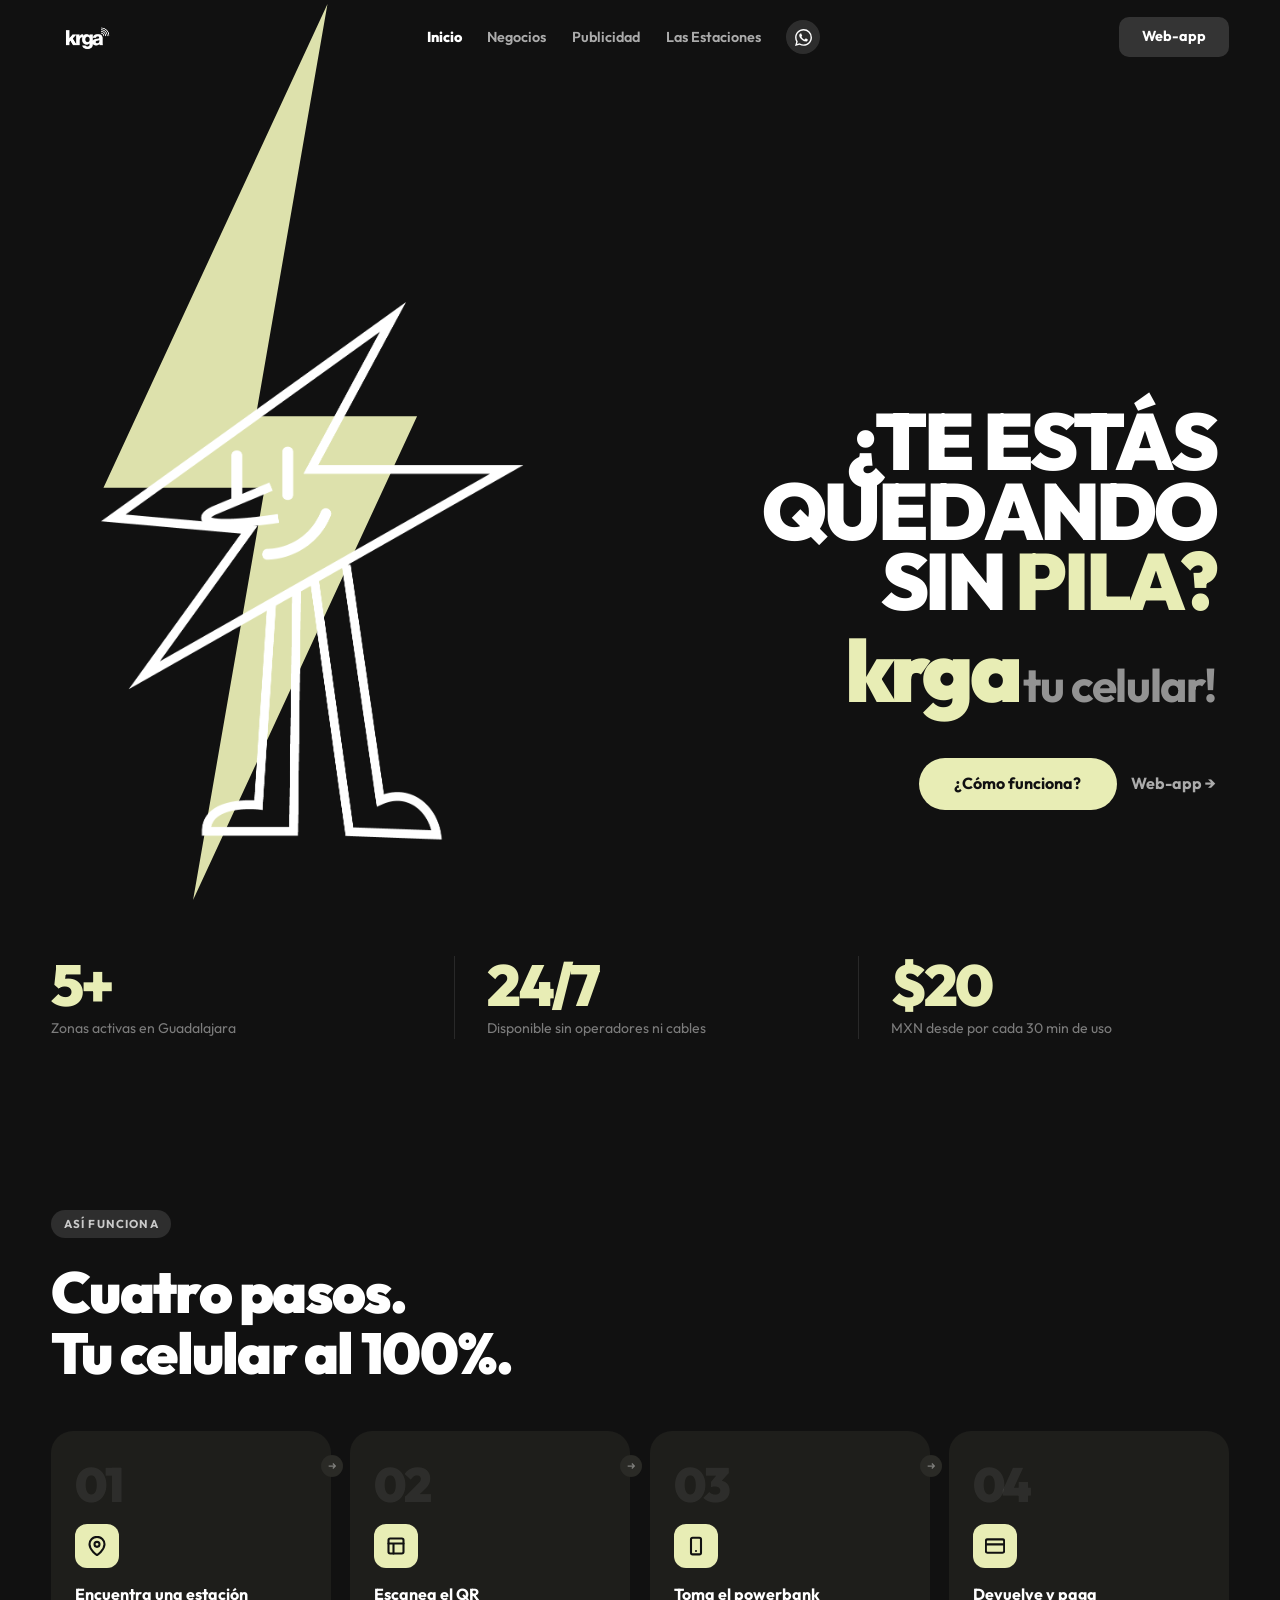
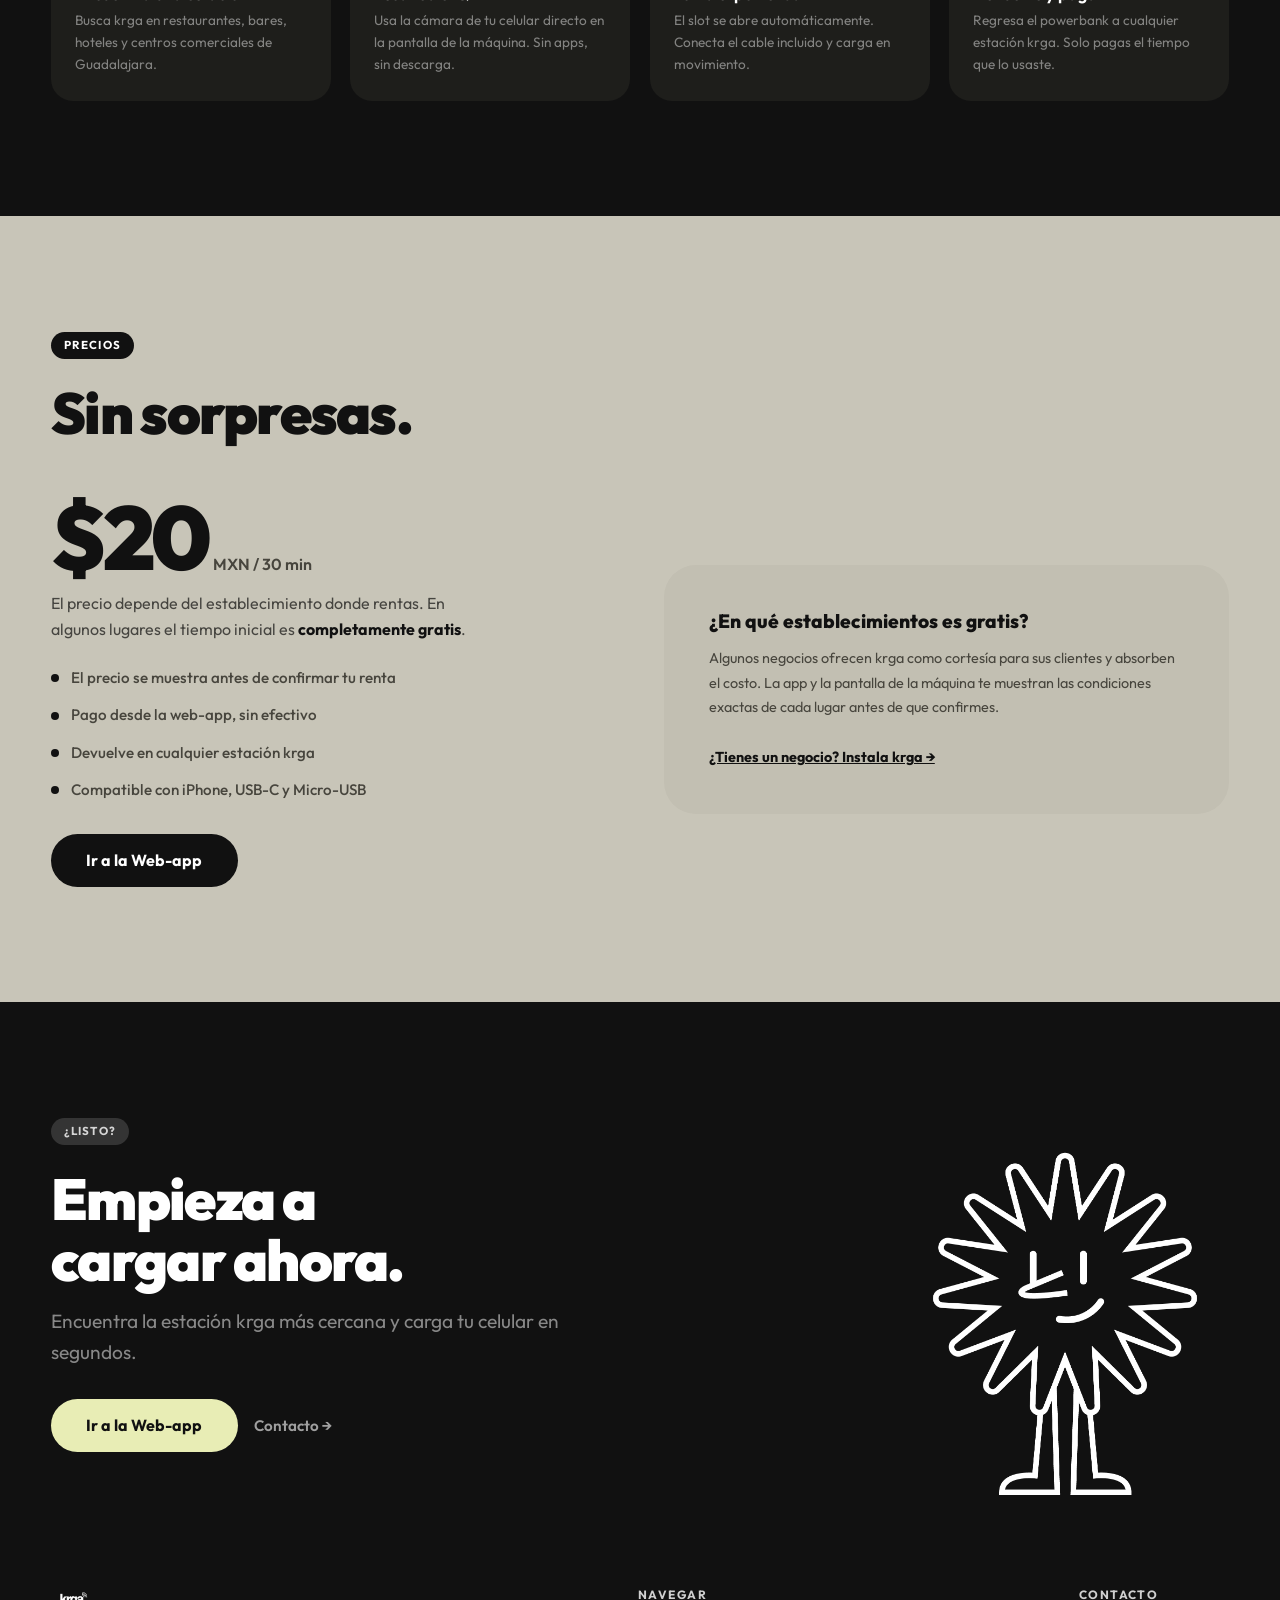
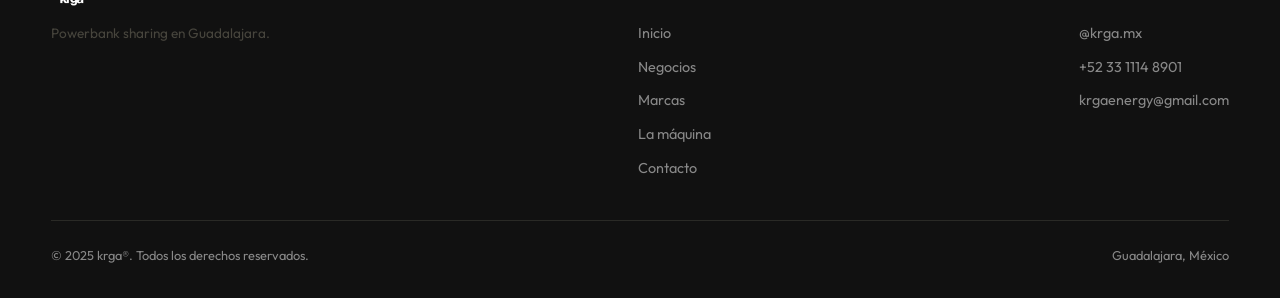
<file: index.html>
<!DOCTYPE html>
<html lang="es">
<head>
<meta charset="UTF-8">
<meta name="viewport" content="width=device-width, initial-scale=1.0">
<title>krga® — Powerbank sharing en Guadalajara</title>
<link rel="stylesheet" href="styles.css">
<style>
/* ─── HERO ─────────────────────────────────────────── */
#hero {
  min-height: 100dvh;
  background: var(--black);
  position: relative; overflow: hidden;
  display: flex; align-items: stretch;
}
/* Nav transparent on dark hero, taupe when scrolled */
#nav:not(.scrolled) .nav-links a { color: var(--white) !important; }
#nav:not(.scrolled) .nav-logo img { filter: invert(1); }
#nav:not(.scrolled) .nav-webapp { background: rgba(255,255,255,.15) !important; color: var(--white) !important; }
#nav:not(.scrolled) .nav-wa { background: rgba(255,255,255,.12) !important; }
.hero-grid {
  display: grid;
  grid-template-columns: 1fr 1fr;
  align-items: flex-end;
  width: 100%;
  min-height: 100dvh;
}
.hero-left {
  position: relative;
  display: flex; align-items: flex-end;
  padding-left: clamp(1rem, 4vw, 4rem);
}
.hero-bolt-bg {
  position: absolute;
  left: clamp(-2rem, -1vw, 0rem);
  bottom: 0;
  width: clamp(260px, 42vw, 540px);
  height: auto;
  z-index: 0;
  pointer-events: none;
}
.hero-left img {
  position: relative; z-index: 1;
  height: clamp(58vh, 72vh, 82vh);
  width: auto;
  object-fit: contain;
  object-position: bottom;
  display: block;
}
.hero-right {
  position: relative; z-index: 1;
  display: flex; flex-direction: column;
  justify-content: flex-end; align-items: flex-end;
  padding-bottom: clamp(3.5rem, 7vw, 7rem);
  padding-right: clamp(1.5rem, 5vw, 5rem);
  padding-top: 110px;
  text-align: right;
}
.hero-q {
  font-size: clamp(3rem, 6.2vw, 6.4rem);
  font-weight: 900;
  letter-spacing: -0.04em;
  line-height: 0.88;
  color: var(--white);
  text-transform: uppercase;
  margin-bottom: 0.65rem;
}
.hero-accent { color: var(--lime); }
.hero-brand-line {
  display: flex; align-items: baseline; justify-content: flex-end;
  gap: 0.28em; flex-wrap: wrap;
}
.hero-brand {
  font-size: clamp(3rem, 6.8vw, 6.8rem);
  font-weight: 900; letter-spacing: -0.05em; line-height: 1;
  color: var(--lime);
}
.hero-tagline {
  font-size: clamp(1.7rem, 3.6vw, 3.8rem);
  font-weight: 700; letter-spacing: -0.03em;
  color: rgba(255,255,255,.55);
}
.hero-ctas {
  display: flex; gap: 0.9rem; flex-wrap: wrap;
  justify-content: flex-end; margin-top: 2.2rem;
}

/* ─── STATS BAND ────────────────────────────────────── */
#stats-band {
  background: var(--black);
  padding: 3.5rem 0;
}
.stats-band-grid {
  display: grid;
  grid-template-columns: repeat(3, 1fr);
  gap: 2rem;
}
.stat-band-item {
  padding: 0 2rem;
  border-left: 1px solid rgba(255,255,255,.1);
}
.stat-band-item:first-child { border-left: none; padding-left: 0; }
.stat-band-num {
  font-size: clamp(2.8rem, 4.5vw, 4.2rem);
  font-weight: 900; letter-spacing: -0.05em; line-height: 1;
  color: var(--lime);
  margin-bottom: 0.35rem;
}
.stat-band-label {
  font-size: 0.88rem; color: rgba(255,255,255,.45);
  line-height: 1.4;
}

/* ─── COMO FUNCIONA (dark) ──────────────────────────── */
#como-funciona {
  padding: var(--section-pad) 0;
  background: var(--black);
}
#como-funciona .tag { background: rgba(255,255,255,.12); color: rgba(255,255,255,.75); }
#como-funciona h2 { color: var(--white); }
.steps-grid {
  display: grid;
  grid-template-columns: repeat(4,1fr);
  gap: 1.2rem;
  margin-top: 3rem;
}
.step-card {
  background: #1E1E1B;
  border-radius: var(--r-md);
  padding: 1.8rem 1.5rem 1.6rem;
  position: relative;
}
.step-num {
  font-size: 3rem; font-weight: 900;
  letter-spacing: -0.05em; line-height: 1;
  color: rgba(255,255,255,.07);
  margin-bottom: 1rem;
}
.step-icon-wrap {
  width: 44px; height: 44px;
  background: var(--lime); border-radius: 12px;
  display: flex; align-items: center; justify-content: center;
  margin-bottom: 1rem;
}
.step-card h3 { font-size: 1rem; font-weight: 700; margin-bottom: 0.35rem; color: var(--white); }
.step-card p  { font-size: 0.85rem; color: rgba(255,255,255,.45); line-height: 1.6; }
.step-arrow {
  position: absolute; top: 1.5rem; right: -0.75rem;
  width: 22px; height: 22px;
  background: #2a2a26; border-radius: 50%;
  display: flex; align-items: center; justify-content: center;
  z-index: 2;
}

/* ─── PRECIO ─────────────────────────────────────────── */
#precios {
  background: var(--taupe-lt);
  padding: var(--section-pad) 0;
}
#precios .tag { background: var(--black); color: var(--white); }
#precios h2 { color: var(--black); }
.precio-grid {
  display: grid;
  grid-template-columns: 1fr 1fr;
  gap: var(--gap);
  align-items: center;
  margin-top: 3rem;
}
.precio-main {
  display: flex; align-items: baseline; gap: 0.3em;
  margin-bottom: 0.5rem;
}
.precio-amount {
  font-size: clamp(4rem, 7vw, 6rem);
  font-weight: 900; letter-spacing: -0.05em; line-height: 1;
  color: var(--black);
}
.precio-unit { font-size: 1rem; font-weight: 600; color: var(--muted); }
.precio-details {
  display: flex; flex-direction: column; gap: 0.8rem;
  margin-top: 1.5rem;
}
.precio-detail {
  display: flex; align-items: center; gap: 0.75rem;
  font-size: 0.95rem; color: var(--muted); font-weight: 500;
}
.precio-dot {
  width: 8px; height: 8px; border-radius: 50%;
  background: var(--black); flex-shrink: 0;
}
.precio-note-card {
  background: var(--taupe-card);
  border-radius: var(--r-lg);
  padding: clamp(2rem, 4vw, 2.8rem);
}
.precio-note-card h3 { font-size: 1.2rem; font-weight: 800; color: var(--black); margin-bottom: 0.75rem; }
.precio-note-card p { font-size: 0.9rem; color: var(--muted); line-height: 1.7; margin-bottom: 1.5rem; }

/* ─── CTA FINAL ───────────────────────────────────────── */
#cta-final {
  padding: var(--section-pad) 0 0;
  background: var(--black);
  overflow: hidden;
}
.cta-inner {
  display: grid;
  grid-template-columns: 1fr 1fr;
  align-items: flex-end; gap: var(--gap);
}
.cta-text { padding-bottom: clamp(3rem, 6vw, 6rem); }
.cta-text h2 { color: var(--white); margin-bottom: 1rem; }
.cta-text p { color: rgba(255,255,255,.5); margin-bottom: 2rem; }
.cta-monito { display: flex; justify-content: flex-end; align-items: flex-end; }
.cta-monito img { height: clamp(240px, 32vw, 420px); width: auto; }

/* ─── RESPONSIVE ──────────────────────────────────────── */
@media (max-width: 960px) {
  .hero-grid { grid-template-columns: 1fr; min-height: unset; }
  .hero-left { justify-content: center; padding-left: 0; }
  .hero-bolt-bg { left: 50%; transform: translateX(-50%); width: 70vw; }
  .hero-left img { height: 44vh; }
  .hero-right { align-items: center; text-align: center; padding-right: 1.5rem; padding-left: 1.5rem; padding-top: 80px; }
  .hero-brand-line { justify-content: center; }
  .hero-ctas { justify-content: center; }
  .stats-band-grid { grid-template-columns: 1fr; gap: 1.5rem; }
  .stat-band-item { border-left: none; padding-left: 0; border-top: 1px solid rgba(255,255,255,.1); padding-top: 1.5rem; }
  .stat-band-item:first-child { border-top: none; padding-top: 0; }
  .steps-grid { grid-template-columns: repeat(2,1fr); }
  .step-arrow { display: none; }
  .precio-grid { grid-template-columns: 1fr; }
  .cta-inner { grid-template-columns: 1fr; }
  .cta-monito { justify-content: center; }
}
@media (max-width: 560px) {
  .steps-grid { grid-template-columns: 1fr; }
}
</style>
</head>
<body>

<!-- ══ NAVBAR ══ -->
<nav id="nav">
  <div class="container nav-inner">
    <a class="nav-logo" href="index.html">
      <img src="assets/logo-black.png" alt="krga">
    </a>
    <ul class="nav-links">
      <li><a href="index.html" style="opacity:1;font-weight:800;">Inicio</a></li>
      <li><a href="establecimientos.html">Negocios</a></li>
      <li><a href="marcas.html">Publicidad</a></li>
      <li><a href="la-maquina.html">Las Estaciones</a></li>
      <li><a href="https://wa.me/523311148901" target="_blank" class="nav-wa" aria-label="WhatsApp"><svg viewBox="0 0 24 24" width="17" height="17" fill="currentColor"><path d="M17.472 14.382c-.297-.149-1.758-.867-2.03-.967-.273-.099-.471-.148-.67.15-.197.297-.767.966-.94 1.164-.173.199-.347.223-.644.075-.297-.15-1.255-.463-2.39-1.475-.883-.788-1.48-1.761-1.653-2.059-.173-.297-.018-.458.13-.606.134-.133.298-.347.446-.52.149-.174.198-.298.298-.497.099-.198.05-.371-.025-.52-.075-.149-.669-1.612-.916-2.207-.242-.579-.487-.5-.669-.51-.173-.008-.371-.01-.57-.01-.198 0-.52.074-.792.372-.272.297-1.04 1.016-1.04 2.479 0 1.462 1.065 2.875 1.213 3.074.149.198 2.096 3.2 5.077 4.487.709.306 1.262.489 1.694.625.712.227 1.36.195 1.871.118.571-.085 1.758-.719 2.006-1.413.248-.694.248-1.289.173-1.413-.074-.124-.272-.198-.57-.347m-5.421 7.403h-.004a9.87 9.87 0 01-5.031-1.378l-.361-.214-3.741.982.998-3.648-.235-.374a9.86 9.86 0 01-1.51-5.26c.001-5.45 4.436-9.884 9.888-9.884 2.64 0 5.122 1.03 6.988 2.898a9.825 9.825 0 012.893 6.994c-.003 5.45-4.437 9.884-9.885 9.884m8.413-18.297A11.815 11.815 0 0012.05 0C5.495 0 .16 5.335.157 11.892c0 2.096.547 4.142 1.588 5.945L.057 24l6.305-1.654a11.882 11.882 0 005.683 1.448h.005c6.554 0 11.89-5.335 11.893-11.893a11.821 11.821 0 00-3.48-8.413z"/></svg></a></li>
    </ul>
    <a href="https://webapp.krga.mx/home/map" target="_blank" class="nav-webapp">Web-app</a>
    <button class="hamburger" id="hamburger" aria-label="Menú">
      <span></span><span></span><span></span>
    </button>
  </div>
</nav>
<div class="mobile-menu" id="mobileMenu">
  <a href="index.html"            onclick="closeMobile()">Inicio</a>
  <a href="establecimientos.html" onclick="closeMobile()">Negocios</a>
  <a href="marcas.html"           onclick="closeMobile()">Publicidad</a>
  <a href="la-maquina.html"       onclick="closeMobile()">Las Estaciones</a>
  <a href="faq.html"              onclick="closeMobile()">FAQ's</a>
  <a href="https://wa.me/523311148901" target="_blank" onclick="closeMobile()">WhatsApp</a>
  <a href="https://webapp.krga.mx/home/map" target="_blank" onclick="closeMobile()" style="background:var(--black);color:#fff;padding:0.6em 2em;border-radius:10px;margin-top:1rem;">Web-app</a>
</div>

<!-- ══ HERO ══ -->
<section id="hero">
  <div class="hero-grid">

    <div class="hero-left">
      <!-- Lime lightning bolt background decoration -->
      <svg class="hero-bolt-bg" viewBox="0 0 300 500" fill="none" xmlns="http://www.w3.org/2000/svg" aria-hidden="true">
        <polygon points="190,0 65,270 155,270 115,500 240,230 150,230" fill="#E8EDB5" opacity="0.95"/>
      </svg>
      <img src="assets/monito-bolt.png" alt="Personaje krga con rayo" style="filter:invert(1);">
    </div>

    <div class="hero-right">
      <div class="reveal">
        <h1 class="hero-q">¿TE ESTÁS<br>QUEDANDO<br>SIN <span class="hero-accent">PILA?</span></h1>
        <div class="hero-brand-line">
          <span class="hero-brand">krga</span>
          <span class="hero-tagline">tu celular!</span>
        </div>
        <div class="hero-ctas">
          <a href="#como-funciona" class="btn-primary-lime">¿Cómo funciona?</a>
          <a href="https://webapp.krga.mx/home/map" target="_blank" style="color:rgba(255,255,255,.65);font-weight:700;font-size:1rem;align-self:center;">Web-app →</a>
        </div>
      </div>
    </div>

  </div>
</section>

<!-- ══ STATS BAND ══ -->
<section id="stats-band">
  <div class="container">
    <div class="stats-band-grid">
      <div class="stat-band-item reveal">
        <div class="stat-band-num">5+</div>
        <div class="stat-band-label">Zonas activas en Guadalajara</div>
      </div>
      <div class="stat-band-item reveal" style="transition-delay:.06s;">
        <div class="stat-band-num">24/7</div>
        <div class="stat-band-label">Disponible sin operadores ni cables</div>
      </div>
      <div class="stat-band-item reveal" style="transition-delay:.12s;">
        <div class="stat-band-num">$20</div>
        <div class="stat-band-label">MXN desde por cada 30 min de uso</div>
      </div>
    </div>
  </div>
</section>

<!-- ══ CÓMO FUNCIONA ══ -->
<section id="como-funciona">
  <div class="container">
    <div class="reveal">
      <span class="tag">Así funciona</span>
      <h2>Cuatro pasos.<br>Tu celular al 100%.</h2>
    </div>

    <div class="steps-grid">

      <div class="step-card reveal" style="transition-delay:.05s;">
        <div class="step-num">01</div>
        <div class="step-icon-wrap">
          <svg width="20" height="20" viewBox="0 0 24 24" fill="none" stroke="#111" stroke-width="2.5" stroke-linecap="round" stroke-linejoin="round">
            <path d="M21 10c0 7-9 13-9 13s-9-6-9-13a9 9 0 0118 0z"/><circle cx="12" cy="10" r="3"/>
          </svg>
        </div>
        <h3>Encuentra una estación</h3>
        <p>Busca krga en restaurantes, bares, hoteles y centros comerciales de Guadalajara.</p>
        <span class="step-arrow">
          <svg viewBox="0 0 12 12" width="10" height="10" fill="none" stroke="rgba(255,255,255,.4)" stroke-width="1.5"><path d="M2 6h8M7 3l3 3-3 3"/></svg>
        </span>
      </div>

      <div class="step-card reveal" style="transition-delay:.1s;">
        <div class="step-num">02</div>
        <div class="step-icon-wrap">
          <svg width="20" height="20" viewBox="0 0 24 24" fill="none" stroke="#111" stroke-width="2.5" stroke-linecap="round" stroke-linejoin="round">
            <rect x="3" y="3" width="18" height="18" rx="2"/><path d="M3 9h18M9 21V9"/>
          </svg>
        </div>
        <h3>Escanea el QR</h3>
        <p>Usa la cámara de tu celular directo en la pantalla de la máquina. Sin apps, sin descarga.</p>
        <span class="step-arrow">
          <svg viewBox="0 0 12 12" width="10" height="10" fill="none" stroke="rgba(255,255,255,.4)" stroke-width="1.5"><path d="M2 6h8M7 3l3 3-3 3"/></svg>
        </span>
      </div>

      <div class="step-card reveal" style="transition-delay:.15s;">
        <div class="step-num">03</div>
        <div class="step-icon-wrap">
          <svg width="20" height="20" viewBox="0 0 24 24" fill="none" stroke="#111" stroke-width="2.5" stroke-linecap="round" stroke-linejoin="round">
            <rect x="6" y="2" width="12" height="20" rx="2" ry="2"/><line x1="12" y1="18" x2="12.01" y2="18"/>
          </svg>
        </div>
        <h3>Toma el powerbank</h3>
        <p>El slot se abre automáticamente. Conecta el cable incluido y carga en movimiento.</p>
        <span class="step-arrow">
          <svg viewBox="0 0 12 12" width="10" height="10" fill="none" stroke="rgba(255,255,255,.4)" stroke-width="1.5"><path d="M2 6h8M7 3l3 3-3 3"/></svg>
        </span>
      </div>

      <div class="step-card reveal" style="transition-delay:.2s;">
        <div class="step-num">04</div>
        <div class="step-icon-wrap">
          <svg width="20" height="20" viewBox="0 0 24 24" fill="none" stroke="#111" stroke-width="2.5" stroke-linecap="round" stroke-linejoin="round">
            <rect x="1" y="4" width="22" height="16" rx="2" ry="2"/><line x1="1" y1="10" x2="23" y2="10"/>
          </svg>
        </div>
        <h3>Devuelve y paga</h3>
        <p>Regresa el powerbank a cualquier estación krga. Solo pagas el tiempo que lo usaste.</p>
      </div>

    </div>
  </div>
</section>

<!-- ══ PRECIOS ══ -->
<section id="precios">
  <div class="container">
    <div class="reveal">
      <span class="tag">Precios</span>
      <h2>Sin sorpresas.</h2>
    </div>
    <div class="precio-grid">
      <div class="reveal" style="transition-delay:.05s;">
        <div class="precio-main">
          <span class="precio-amount">$20</span>
          <span class="precio-unit">MXN / 30 min</span>
        </div>
        <p style="font-size:1rem;color:rgba(0,0,0,.65);max-width:38ch;line-height:1.65;">
          El precio depende del establecimiento donde rentas. En algunos lugares el tiempo inicial es <strong style="color:var(--black);">completamente gratis</strong>.
        </p>
        <div class="precio-details">
          <div class="precio-detail"><span class="precio-dot"></span>El precio se muestra antes de confirmar tu renta</div>
          <div class="precio-detail"><span class="precio-dot"></span>Pago desde la web-app, sin efectivo</div>
          <div class="precio-detail"><span class="precio-dot"></span>Devuelve en cualquier estación krga</div>
          <div class="precio-detail"><span class="precio-dot"></span>Compatible con iPhone, USB-C y Micro-USB</div>
        </div>
        <div style="margin-top:2rem;">
          <a href="https://webapp.krga.mx/home/map" target="_blank" class="btn-primary">Ir a la Web-app</a>
        </div>
      </div>
      <div class="precio-note-card reveal" style="transition-delay:.1s;">
        <h3>¿En qué establecimientos es gratis?</h3>
        <p>Algunos negocios ofrecen krga como cortesía para sus clientes y absorben el costo. La app y la pantalla de la máquina te muestran las condiciones exactas de cada lugar antes de que confirmes.</p>
        <a href="establecimientos.html" style="font-size:0.9rem;font-weight:700;color:var(--black);text-decoration:underline;">¿Tienes un negocio? Instala krga →</a>
      </div>
    </div>
  </div>
</section>

<!-- ══ CTA FINAL ══ -->
<section id="cta-final">
  <div class="container">
    <div class="cta-inner">
      <div class="cta-text reveal">
        <span class="tag" style="background:rgba(255,255,255,.15);color:rgba(255,255,255,.8);">¿Listo?</span>
        <h2>Empieza a<br>cargar ahora.</h2>
        <p class="lead">Encuentra la estación krga más cercana y carga tu celular en segundos.</p>
        <div style="display:flex;gap:1rem;flex-wrap:wrap;margin-top:2rem;">
          <a href="https://webapp.krga.mx/home/map" target="_blank" class="btn-primary-lime">Ir a la Web-app</a>
          <a href="contacto.html" style="color:rgba(255,255,255,.6);font-weight:600;font-size:0.95rem;align-self:center;">Contacto →</a>
        </div>
      </div>
      <div class="cta-monito reveal">
        <img src="assets/monito-sun.png" alt="Personaje krga" style="filter:invert(1);">
      </div>
    </div>
  </div>
</section>

<!-- ─── FOOTER ─── -->
<footer>
  <div class="container">
    <div class="footer-inner">
      <div class="footer-logo">
        <img src="assets/logo-black.png" alt="krga">
        <p>Powerbank sharing en Guadalajara.</p>
      </div>
      <div class="footer-links">
        <h5>Navegar</h5>
        <ul>
          <li><a href="index.html">Inicio</a></li>
          <li><a href="establecimientos.html">Negocios</a></li>
          <li><a href="marcas.html">Marcas</a></li>
          <li><a href="la-maquina.html">La máquina</a></li>
          <li><a href="contacto.html">Contacto</a></li>
        </ul>
      </div>
      <div class="footer-links">
        <h5>Contacto</h5>
        <ul>
          <li><a href="https://instagram.com/krga.mx" target="_blank">@krga.mx</a></li>
          <li><a href="https://wa.me/523311148901" target="_blank">+52 33 1114 8901</a></li>
          <li><a href="mailto:krgaenergy@gmail.com">krgaenergy@gmail.com</a></li>
        </ul>
      </div>
    </div>
    <div class="footer-bottom">
      <span>© 2025 krga®. Todos los derechos reservados.</span>
      <span>Guadalajara, México</span>
    </div>
  </div>
</footer>

<script>
const nav = document.getElementById('nav');
window.addEventListener('scroll', () => nav.classList.toggle('scrolled', window.scrollY > 40));
const hamburger = document.getElementById('hamburger');
const mobileMenu = document.getElementById('mobileMenu');
hamburger.addEventListener('click', () => mobileMenu.classList.toggle('open'));
function closeMobile() { mobileMenu.classList.remove('open'); }

const observer = new IntersectionObserver(entries => {
  entries.forEach(e => { if (e.isIntersecting) e.target.classList.add('visible'); });
}, { threshold: 0.1 });
document.querySelectorAll('.reveal').forEach(el => observer.observe(el));

</script>
</body>
</html>
</file>
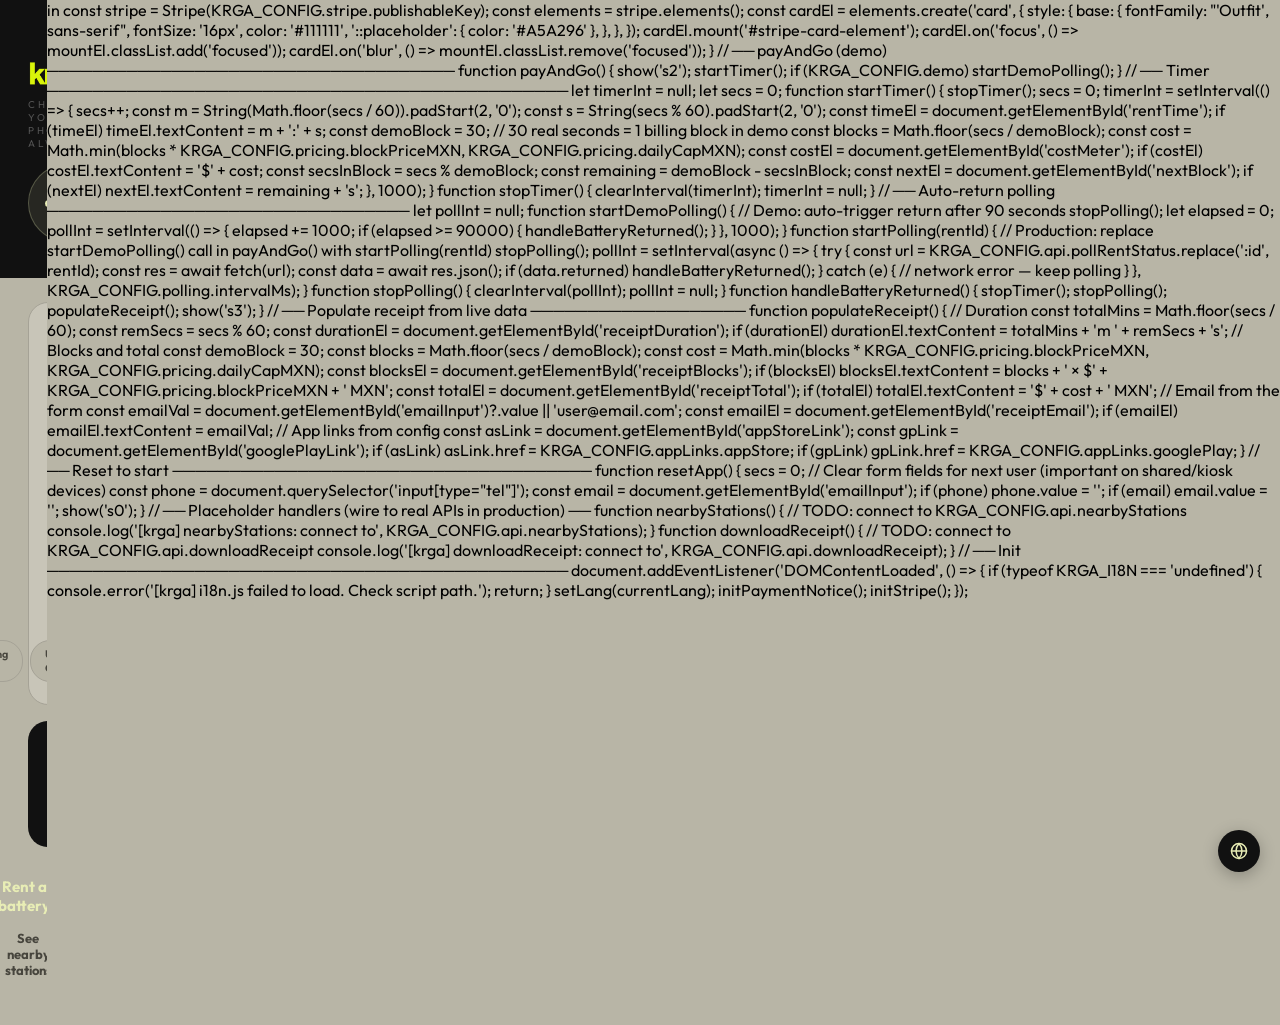
<file: krga web-app/index.html>
<!DOCTYPE html>
<html lang="en">
<head>
<meta charset="UTF-8">
<meta name="viewport" content="width=device-width, initial-scale=1, maximum-scale=1, user-scalable=no">
<meta name="theme-color" content="#111111">
<meta name="apple-mobile-web-app-capable" content="yes">
<meta name="apple-mobile-web-app-status-bar-style" content="black">
<title>krga — rent a battery</title>
<link href="https://fonts.googleapis.com/css2?family=Outfit:wght@400;500;600;700;800;900&display=swap" rel="stylesheet">
<script src="config.js"></script>
<script src="i18n.js"></script>
<script src="https://js.stripe.com/v3/"></script>
<style>
*{box-sizing:border-box;margin:0;padding:0;}
:root{
  --black:    #111111;
  --taupe:    #B8B5A6;
  --taupe-dk: #A5A296;
  --taupe-lt: #C8C5B8;
  --lime:     #E8EDB5;
  --muted:    #47453D;
  --white:    #ffffff;
  --radius:   20px;
  --radius-sm:12px;
}
html,body{
  font-family:'Outfit',sans-serif;
  background:var(--taupe);
  min-height:100vh;
  display:flex;
  justify-content:center;
  -webkit-font-smoothing:antialiased;
  overscroll-behavior:none;
}
.shell{
  width:100%;
  max-width:430px;
  min-height:100vh;
  background:var(--taupe);
  display:flex;
  flex-direction:column;
  position:relative;
  overflow-x:hidden;
}
.screen{display:none;flex-direction:column;min-height:100vh;animation:fadeUp .3s ease;}
.screen.active{display:flex;}
@keyframes fadeUp{from{opacity:0;transform:translateY(14px);}to{opacity:1;transform:translateY(0);}}

/* BUTTONS */
.btn{
  width:100%;height:58px;border-radius:16px;border:none;
  font-family:'Outfit',sans-serif;font-size:15px;font-weight:700;
  cursor:pointer;transition:opacity .15s,transform .1s;
  display:flex;align-items:center;justify-content:center;gap:8px;
  -webkit-tap-highlight-color:transparent;
}
.btn:active{transform:scale(.98);opacity:.85;}
.btn:focus-visible{outline:2px solid var(--lime);outline-offset:2px;}
.btn-black{background:var(--black);color:var(--lime);}
.btn-outline{
  background:transparent;color:var(--muted);
  border:1.5px solid var(--taupe-dk);height:50px;font-size:14px;font-weight:600;
}
.btn-ghost{
  background:transparent;border:none;
  color:var(--muted);font-size:13px;height:38px;
  font-family:'Outfit',sans-serif;cursor:pointer;
  -webkit-tap-highlight-color:transparent;
}

/* LANG GLOBE */
.lang-toggle{
  position:fixed;bottom:28px;right:20px;z-index:999;
  width:42px;height:42px;border-radius:50%;
  background:var(--black);border:none;
  display:flex;align-items:center;justify-content:center;
  cursor:pointer;box-shadow:0 4px 16px rgba(0,0,0,0.25);
  -webkit-tap-highlight-color:transparent;
  transition:transform .15s;
}
.lang-toggle:active{transform:scale(.93);}
.lang-toggle:focus-visible{outline:2px solid var(--lime);outline-offset:2px;}
.lang-popup{
  position:fixed;bottom:78px;right:20px;z-index:998;
  background:var(--black);border-radius:12px;
  padding:6px;display:none;flex-direction:column;gap:4px;
  box-shadow:0 8px 24px rgba(0,0,0,0.3);
}
.lang-popup.open{display:flex;}
.lang-opt{
  padding:9px 20px;border-radius:8px;font-size:13px;font-weight:700;
  color:rgba(255,255,255,0.55);background:transparent;border:none;
  font-family:'Outfit',sans-serif;cursor:pointer;text-align:left;
  transition:background .15s,color .15s;
}
.lang-opt.active{background:var(--lime);color:var(--black);}
.lang-opt:hover:not(.active){color:var(--white);}

/* ─── SCREEN 0: LANDING ─── */
.s0-top{
  background:var(--black);
  padding:60px 28px 36px;
  display:flex;flex-direction:column;gap:14px;
}
.logo-img{height:32px;object-fit:contain;}
.logo-tag{font-size:10px;font-weight:400;color:rgba(255,255,255,0.28);letter-spacing:2.5px;text-transform:uppercase;margin-top:2px;}
.station-chip{
  display:inline-flex;align-items:center;gap:8px;
  background:rgba(232,237,181,0.10);border:1px solid rgba(232,237,181,0.25);
  border-radius:40px;padding:8px 16px;width:fit-content;
}
.chip-dot{width:7px;height:7px;border-radius:50%;background:var(--lime);flex-shrink:0;}
.chip-text{font-size:12px;color:rgba(255,255,255,0.60);font-weight:400;}

.s0-body{flex:1;padding:24px 28px 0;display:flex;flex-direction:column;gap:16px;}
.station-hero{
  background:var(--taupe-lt);border-radius:var(--radius);
  padding:22px;display:flex;flex-direction:column;gap:14px;
  border:1px solid var(--taupe-dk);
}
.sh-name{font-size:20px;font-weight:700;color:var(--black);line-height:1.2;letter-spacing:-0.4px;}
.sh-addr{font-size:13px;color:var(--muted);margin-top:4px;}
.sh-row{display:flex;gap:8px;}
.sh-stat{flex:1;background:var(--taupe);border-radius:var(--radius-sm);padding:13px;text-align:center;}
.sh-stat-n{font-size:22px;font-weight:800;color:var(--black);letter-spacing:-0.5px;}
.sh-stat-l{font-size:10px;color:var(--muted);margin-top:3px;font-weight:500;}
.cables{display:flex;gap:7px;justify-content:center;}
.cable{
  background:var(--taupe);border:1px solid var(--taupe-dk);
  border-radius:20px;padding:6px 14px;font-size:11px;color:var(--muted);font-weight:600;
}
.price-strip{
  background:var(--black);border-radius:var(--radius);
  padding:20px 22px;display:flex;align-items:center;justify-content:space-between;
}
.ps-amount{font-size:38px;font-weight:800;color:var(--lime);letter-spacing:-1.5px;line-height:1;}
.ps-unit{font-size:12px;color:rgba(255,255,255,0.35);margin-top:4px;font-weight:400;}
.ps-right{text-align:right;}
.ps-cap{font-size:10px;color:rgba(255,255,255,0.28);font-weight:400;}
.ps-cap-val{font-size:15px;color:rgba(255,255,255,0.6);font-weight:700;margin-top:3px;letter-spacing:-0.3px;}
.s0-foot{padding:20px 28px 52px;display:flex;flex-direction:column;gap:10px;}

/* ─── SCREEN 1: PAYMENT ─── */
.s1-top{
  background:var(--black);padding:60px 28px 28px;
  display:flex;align-items:center;gap:14px;
}
.back-btn{
  width:40px;height:40px;border-radius:50%;
  border:1px solid rgba(255,255,255,0.13);background:transparent;
  display:flex;align-items:center;justify-content:center;
  cursor:pointer;flex-shrink:0;-webkit-tap-highlight-color:transparent;
}
.s1-lbl{font-size:10px;color:rgba(255,255,255,0.28);text-transform:uppercase;letter-spacing:1.5px;}
.s1-title{font-size:20px;font-weight:700;color:var(--taupe);letter-spacing:-0.4px;margin-top:3px;}
.s1-body{flex:1;padding:24px 28px 0;display:flex;flex-direction:column;gap:18px;overflow-y:auto;}
.field-label{font-size:10px;font-weight:700;color:var(--muted);text-transform:uppercase;letter-spacing:1.3px;margin-bottom:7px;}
.field-input{
  background:var(--taupe-lt);border:1.5px solid var(--taupe-dk);
  border-radius:var(--radius-sm);padding:16px;
  font-family:'Outfit',sans-serif;font-size:16px;color:var(--black);
  outline:none;transition:border-color .2s;width:100%;
}
.field-input:focus{border-color:var(--black);}
.field-input::placeholder{color:var(--taupe-dk);}
.pay-section{display:flex;flex-direction:column;gap:10px;}
.pay-native-row{display:flex;gap:10px;}
.pay-native{
  flex:1;height:56px;border-radius:var(--radius-sm);
  border:1.5px solid var(--taupe-dk);background:var(--taupe-lt);
  display:flex;align-items:center;justify-content:center;gap:8px;
  cursor:pointer;font-family:'Outfit',sans-serif;font-size:14px;font-weight:700;
  transition:opacity .15s;-webkit-tap-highlight-color:transparent;
  color:var(--black);
}
.pay-native.apple{background:var(--black);color:var(--lime);border-color:var(--black);}
.pay-native:active{opacity:.75;}
.or-div{
  display:flex;align-items:center;gap:12px;
  font-size:12px;color:var(--muted);font-weight:600;
}
.or-div::before,.or-div::after{content:'';flex:1;height:1px;background:var(--taupe-dk);}
#stripe-card-element{
  background:var(--taupe-lt);border:1.5px solid var(--taupe-dk);
  border-radius:var(--radius-sm);padding:16px;
  transition:border-color .2s;
}
#stripe-card-element.focused{border-color:var(--black);}
.preauth{
  background:var(--taupe-lt);border-radius:var(--radius-sm);
  padding:14px 16px;font-size:12px;color:var(--muted);line-height:1.7;
  border:1px solid var(--taupe-dk);text-align:center;
}
.preauth strong{color:var(--black);}
.s1-foot{padding:16px 28px 52px;}

/* ─── SCREEN 2: ACTIVE RENTAL ─── */
.s2-top{
  background:var(--black);padding:60px 28px 30px;
  display:flex;flex-direction:column;gap:5px;
}
.s2-lbl{font-size:10px;color:rgba(255,255,255,0.28);text-transform:uppercase;letter-spacing:1.5px;}
.s2-title{font-size:26px;font-weight:800;color:var(--taupe);letter-spacing:-0.5px;}
.s2-body{flex:1;padding:22px 28px 0;display:flex;flex-direction:column;gap:14px;}
.active-card{
  background:var(--black);border-radius:var(--radius);
  padding:22px;display:flex;flex-direction:column;gap:18px;
}
.ac-header{display:flex;align-items:center;justify-content:space-between;}
.ac-badge{
  background:rgba(232,237,181,0.12);border:1px solid rgba(232,237,181,0.30);
  border-radius:20px;padding:5px 13px;font-size:11px;color:var(--lime);font-weight:700;
}
.ac-time{font-size:14px;color:rgba(255,255,255,0.26);font-weight:400;font-variant-numeric:tabular-nums;letter-spacing:0.5px;}
.meters{display:flex;gap:8px;}
.meter{flex:1;background:rgba(255,255,255,0.05);border-radius:10px;padding:13px;text-align:center;}
.meter-val{font-size:20px;font-weight:800;color:var(--lime);font-variant-numeric:tabular-nums;letter-spacing:-0.5px;}
.meter-lbl{font-size:10px;color:rgba(255,255,255,0.26);margin-top:3px;font-weight:400;}
.return-info{
  background:var(--taupe-lt);border-radius:var(--radius);
  border:1px solid var(--taupe-dk);padding:18px 20px;
}
.ri-title{font-size:13px;font-weight:700;color:var(--black);margin-bottom:8px;}
.ri-body{font-size:13px;color:var(--muted);line-height:1.65;}
.s2-foot{padding:16px 28px 52px;}

/* ─── SCREEN 3: RECEIPT ─── */
.s3-top{
  background:var(--black);padding:60px 28px 38px;
  display:flex;flex-direction:column;align-items:center;gap:12px;
}
.check-circle{
  width:68px;height:68px;border-radius:50%;
  background:rgba(232,237,181,0.11);border:1.5px solid rgba(232,237,181,0.32);
  display:flex;align-items:center;justify-content:center;margin-bottom:4px;
}
.s3-h{font-size:24px;font-weight:800;color:var(--taupe);letter-spacing:-0.5px;text-align:center;}
.s3-sub{font-size:13px;color:rgba(255,255,255,0.36);text-align:center;line-height:1.65;font-weight:400;}
.s3-sub span{color:rgba(255,255,255,0.65);}
.s3-body{flex:1;padding:22px 28px 0;display:flex;flex-direction:column;gap:12px;}
.receipt-card{
  background:var(--taupe-lt);border-radius:var(--radius);
  border:1px solid var(--taupe-dk);overflow:hidden;
}
.rc-header{
  background:var(--taupe);padding:13px 18px;
  font-size:10px;font-weight:700;color:var(--muted);
  text-transform:uppercase;letter-spacing:1.3px;
}
.rc-row{
  display:flex;justify-content:space-between;align-items:center;
  padding:14px 18px;border-bottom:1px solid var(--taupe);
}
.rc-row:last-child{border-bottom:none;}
.rc-row.total{background:var(--taupe);}
.rc-l{font-size:13px;color:var(--muted);}
.rc-r{font-size:13px;font-weight:700;color:var(--black);}
.rc-r.ok{color:#2d7a4f;}
.rc-r.big{font-size:20px;letter-spacing:-0.5px;}
.upsell{
  background:var(--black);border-radius:var(--radius);
  padding:20px;display:flex;flex-direction:column;gap:10px;
}
.upsell-title{font-size:14px;font-weight:800;color:var(--lime);letter-spacing:-0.2px;}
.upsell-sub{font-size:12px;color:rgba(255,255,255,0.40);line-height:1.5;}
.upsell-links{display:flex;gap:8px;}
.upsell-btn{
  flex:1;padding:10px;border-radius:10px;
  background:rgba(255,255,255,0.07);border:1px solid rgba(255,255,255,0.12);
  font-family:'Outfit',sans-serif;font-size:12px;font-weight:700;
  color:rgba(255,255,255,0.65);text-align:center;cursor:pointer;
  text-decoration:none;display:block;
  transition:background .15s;
}
.upsell-btn:active{background:rgba(255,255,255,0.13);}
.s3-foot{padding:16px 28px 52px;display:flex;flex-direction:column;gap:10px;}
</style>
</head>
<body>
<div class="shell">
  <!-- ══ SCREEN 0 — Landing ══ -->
  <div class="screen active" id="s0">
    <div class="s0-top">
      <div>
        <img class="logo-img" src="../assets/logo-color.png" alt="krga">
        <div class="logo-tag" data-i18n="tagline">charge your phone, always</div>
      </div>
      <div class="station-chip">
        <div class="chip-dot"></div>
        <span class="chip-text"><span data-i18n="stationActive">Active station</span> · K-042</span>
      </div>
    </div>

    <div class="s0-body">
      <div class="station-hero">
        <div>
          <div class="sh-name">Plaza Andares<br>Level 1 · Main entrance</div>
          <div class="sh-addr">Guadalajara, Jalisco</div>
        </div>
        <div class="sh-row">
          <div class="sh-stat">
            <div class="sh-stat-n">4</div>
            <div class="sh-stat-l" data-i18n="batteriesAvailable">Batteries available</div>
          </div>
          <div class="sh-stat">
            <div class="sh-stat-n">6</div>
            <div class="sh-stat-l" data-i18n="totalSlots">Total slots</div>
          </div>
          <div class="sh-stat">
            <div class="sh-stat-n">100%</div>
            <div class="sh-stat-l" data-i18n="chargeLevel">Charge level</div>
          </div>
        </div>
        <div class="cables">
          <div class="cable">Lightning</div>
          <div class="cable">USB-C</div>
          <div class="cable">Micro-USB</div>
        </div>
      </div>

      <div class="price-strip">
        <div>
          <div class="ps-amount">$20</div>
          <div class="ps-unit" data-i18n="perBlock">MXN per 30 min</div>
        </div>
        <div class="ps-right">
          <div class="ps-cap" data-i18n="dailyCap">Daily cap</div>
          <div class="ps-cap-val">$150 / 24h</div>
        </div>
      </div>
    </div>

    <div class="s0-foot">
      <button class="btn btn-black" onclick="show('s1')">
        <span data-i18n="rentBattery">Rent a battery</span>
        <svg width="16" height="16" viewBox="0 0 16 16" fill="none" stroke="currentColor" stroke-width="2" stroke-linecap="round"><path d="M3 8h10M9 4l4 4-4 4"/></svg>
      </button>
      <button class="btn btn-ghost" onclick="nearbyStations()" data-i18n="nearbyStations">See nearby stations</button>
    </div>
  </div>

  <!-- ══ SCREEN 1 — Payment ══ -->
  <div class="screen" id="s1">
    <div class="s1-top">
      <button class="back-btn" onclick="show('s0')">
        <svg width="16" height="16" viewBox="0 0 16 16" fill="none" stroke="rgba(255,255,255,0.6)" stroke-width="2" stroke-linecap="round"><path d="M10 3L5 8l5 5"/></svg>
      </button>
      <div>
        <div class="s1-lbl" data-i18n="confirmRent">Confirm your rental</div>
        <div class="s1-title" data-i18n="paymentMethod">Payment method</div>
      </div>
    </div>

    <div class="s1-body">
      <div>
        <div class="field-label" data-i18n="yourPhone">Your phone number</div>
        <input class="field-input" type="tel" inputmode="tel" autocomplete="tel" placeholder="+52 33 1234 5678">
      </div>
      <div>
        <div class="field-label" data-i18n="yourEmail">Your email</div>
        <input class="field-input" id="emailInput" type="email" inputmode="email" autocomplete="email" placeholder="name@email.com">
      </div>

      <div class="pay-section">
        <div class="field-label" data-i18n="quickPay">Quick pay</div>
        <div class="pay-native-row">
          <button class="pay-native apple" onclick="payAndGo()">
            <svg width="17" height="17" viewBox="0 0 24 24" fill="currentColor">
              <path d="M17.05 20.28c-.98.95-2.05.8-3.08.35-1.09-.46-2.09-.48-3.24 0-1.44.62-2.2.44-3.06-.35C2.79 15.25 3.51 7.7 9.05 7.4c1.35.07 2.29.74 3.08.8 1.18-.24 2.31-.93 3.57-.84 1.51.12 2.65.72 3.4 1.8-3.12 1.87-2.38 5.98.48 7.13-.57 1.39-1.32 2.76-2.53 3.99zM12.03 7.25c-.15-2.23 1.66-4.07 3.74-4.25.29 2.58-2.34 4.5-3.74 4.25z"/>
            </svg>
            Apple Pay
          </button>
          <button class="pay-native" onclick="payAndGo()">
            <svg width="17" height="17" viewBox="0 0 24 24">
              <path fill="#4285F4" d="M22.56 12.25c0-.78-.07-1.53-.2-2.25H12v4.26h5.92c-.26 1.37-1.04 2.53-2.21 3.31v2.77h3.57c2.08-1.92 3.28-4.74 3.28-8.09z"/>
              <path fill="#34A853" d="M12 23c2.97 0 5.46-.98 7.28-2.66l-3.57-2.77c-.98.66-2.23 1.06-3.71 1.06-2.86 0-5.29-1.93-6.16-4.53H2.18v2.84C3.99 20.53 7.7 23 12 23z"/>
              <path fill="#FBBC05" d="M5.84 14.09c-.22-.66-.35-1.36-.35-2.09s.13-1.43.35-2.09V7.07H2.18C1.43 8.55 1 10.22 1 12s.43 3.45 1.18 4.93l3.66-2.84z"/>
              <path fill="#EA4335" d="M12 5.38c1.62 0 3.06.56 4.21 1.64l3.15-3.15C17.45 2.09 14.97 1 12 1 7.7 1 3.99 3.47 2.18 7.07l3.66 2.84c.87-2.6 3.3-4.53 6.16-4.53z"/>
            </svg>
            Google Pay
          </button>
        </div>
      </div>

      <div class="or-div"><span data-i18n="orCard">or pay with card</span></div>

      <!-- Stripe Elements mounts here. In demo mode this is replaced by a placeholder. -->
      <div id="stripe-card-element"></div>

      <div class="preauth" id="paymentNotice"></div>
    </div>

    <div class="s1-foot">
      <button class="btn btn-black" onclick="payAndGo()">
        <span data-i18n="confirmUnlock">Confirm and unlock battery</span>
      </button>
    </div>
  </div>

  <!-- ══ SCREEN 2 — Active Rental ══ -->
  <div class="screen" id="s2">
    <div class="s2-top">
      <div class="s2-lbl" data-i18n="activeRental">Active rental</div>
      <div class="s2-title" data-i18n="pickUpBattery">Pick up your battery!</div>
    </div>

    <div class="s2-body">
      <div class="active-card">
        <div class="ac-header">
          <div class="ac-badge" data-i18n="unlocked">Unlocked</div>
          <div class="ac-time" id="rentTime">00:00</div>
        </div>
        <div class="meters">
          <div class="meter">
            <div class="meter-val" id="costMeter">$0</div>
            <div class="meter-lbl" data-i18n="currentCost">Current cost</div>
          </div>
          <div class="meter">
            <div class="meter-val">$150</div>
            <div class="meter-lbl" data-i18n="dailyCapLabel">Daily cap</div>
          </div>
          <div class="meter">
            <div class="meter-val" id="nextBlock">30m</div>
            <div class="meter-lbl" data-i18n="nextCharge">Next charge</div>
          </div>
        </div>
      </div>

      <div class="return-info">
        <div class="ri-title" data-i18n="returnTitle">How to return the battery?</div>
        <div class="ri-body" data-i18n="returnBody">Go to any active KRGA station, scan the QR and insert the battery into any free slot. Charge stops instantly.</div>
      </div>
    </div>

    <div class="s2-foot">
      <!-- No return button — auto-detected by backend polling -->
    </div>
  </div>

  <!-- ══ SCREEN 3 — Receipt ══ -->
  <div class="screen" id="s3">
    <div class="s3-top">
      <div class="check-circle">
        <svg width="30" height="30" viewBox="0 0 30 30" fill="none" stroke="#E8EDB5" stroke-width="2.5" stroke-linecap="round" stroke-linejoin="round">
          <path d="M6 15l7 7 11-13"/>
        </svg>
      </div>
      <div class="s3-h" data-i18n="batteryReturned">Battery returned</div>
      <div class="s3-sub">
        <span data-i18n="receiptSent">Your receipt was sent to</span><br>
        <span id="receiptEmail">user@email.com</span>
      </div>
    </div>

    <div class="s3-body">
      <div class="receipt-card">
        <div class="rc-header" data-i18n="rentalSummary">Rental summary</div>
        <div class="rc-row">
          <div class="rc-l" data-i18n="station">Station</div>
          <div class="rc-r">Andares · K-042</div>
        </div>
        <div class="rc-row">
          <div class="rc-l" data-i18n="duration">Duration</div>
          <div class="rc-r" id="receiptDuration">—</div>
        </div>
        <div class="rc-row">
          <div class="rc-l" data-i18n="blocks">Blocks</div>
          <div class="rc-r" id="receiptBlocks">—</div>
        </div>
        <div class="rc-row">
          <div class="rc-l" data-i18n="deposit">Deposit</div>
          <div class="rc-r ok" data-i18n="depositReleased">$800 MXN released ✓</div>
        </div>
        <div class="rc-row total">
          <div class="rc-l" style="font-weight:700;color:var(--black);" data-i18n="totalCharged">Total charged</div>
          <div class="rc-r big" id="receiptTotal">—</div>
        </div>
      </div>

      <div class="upsell">
        <div class="upsell-title" data-i18n="upsellTitle">Next time, one tap.</div>
        <div class="upsell-sub" data-i18n="upsellBody">Download the app and create your account to rent instantly.</div>
        <div class="upsell-links">
          <a class="upsell-btn" id="appStoreLink" href="#" target="_blank">App Store</a>
          <a class="upsell-btn" id="googlePlayLink" href="#" target="_blank">Google Play</a>
        </div>
      </div>
    </div>

    <div class="s3-foot">
      <button class="btn btn-black" onclick="resetApp()">
        <span data-i18n="done">Done</span>
      </button>
      <button class="btn btn-outline" onclick="downloadReceipt()" data-i18n="downloadReceipt">Download receipt as PDF</button>
    </div>
  </div>
</div>

<!-- Language toggle -->
<button class="lang-toggle" id="langToggleBtn" onclick="toggleLangMenu()" aria-label="Change language" aria-expanded="false" aria-controls="langMenu">
  <svg width="18" height="18" viewBox="0 0 24 24" fill="none" stroke="#E8EDB5" stroke-width="2" stroke-linecap="round" stroke-linejoin="round">
    <circle cx="12" cy="12" r="10"/>
    <path d="M2 12h20M12 2a15.3 15.3 0 014 10 15.3 15.3 0 01-4 10 15.3 15.3 0 01-4-10 15.3 15.3 0 014-10z"/>
  </svg>
</button>
<div class="lang-popup" id="langMenu">
  <button class="lang-opt active" data-lang="en" onclick="setLang('en')">English</button>
  <button class="lang-opt" data-lang="es" onclick="setLang('es')">Español</button>
</div>

<script>
// ── i18n ──────────────────────────────────────────────
let currentLang = localStorage.getItem('krga_lang') || 'en';

function setLang(lang) {
  currentLang = lang;
  localStorage.setItem('krga_lang', lang);
  document.documentElement.lang = lang;

  const strings = KRGA_I18N[lang];
  if (!strings) {
    console.error(`[krga] Language '${lang}' not found in KRGA_I18N`);
    return;
  }
  document.querySelectorAll('[data-i18n]').forEach(el => {
    const key = el.dataset.i18n;
    if (strings[key] !== undefined) el.textContent = strings[key];
  });

  // update active state on lang buttons
  document.querySelectorAll('.lang-opt').forEach(btn => {
    btn.classList.toggle('active', btn.dataset.lang === lang);
  });

  closeLangMenu();
}

function toggleLangMenu() {
  const menu = document.getElementById('langMenu');
  const btn = document.getElementById('langToggleBtn');
  if (!menu) return;
  const isOpen = menu.classList.toggle('open');
  if (btn) btn.setAttribute('aria-expanded', isOpen ? 'true' : 'false');
}
function closeLangMenu() {
  const menu = document.getElementById('langMenu');
  if (menu) menu.classList.remove('open');
  const btn = document.getElementById('langToggleBtn');
  if (btn) btn.setAttribute('aria-expanded', 'false');
}

document.addEventListener('keydown', e => {
  if (e.key === 'Escape') closeLangMenu();
});

// close menu on outside tap
document.addEventListener('click', e => {
  if (!e.target.closest('.lang-toggle') && !e.target.closest('.lang-popup')) {
    closeLangMenu();
  }
});

// ── Screen navigation ─────────────────────────────────
function show(id) {
  document.querySelectorAll('.screen').forEach(s => s.classList.remove('active'));
  document.getElementById(id).classList.add('active');
  window.scrollTo(0, 0);
}

// ── Payment notice (from config) ──────────────────────
function initPaymentNotice() {
  const el = document.getElementById('paymentNotice');
  if (el) el.textContent = KRGA_CONFIG.ui.paymentNotice;
}

// ── Stripe / demo card element ─────────────────────────
function initStripe() {
  const mountEl = document.getElementById('stripe-card-element');
  if (!mountEl) return;

  if (KRGA_CONFIG.demo) {
    mountEl.innerHTML = `
      <div style="font-size:13px;color:var(--muted);text-align:center;padding:4px 0;font-weight:600;">
        💳 Stripe card form loads here (demo mode)
      </div>`;
    return;
  }

  // Production: initialize Stripe Elements
  // Requires: <script src="https://js.stripe.com/v3/"></script> in <head>
  const stripe = Stripe(KRGA_CONFIG.stripe.publishableKey);
  const elements = stripe.elements();
  const cardEl = elements.create('card', {
    style: {
      base: {
        fontFamily: "'Outfit', sans-serif",
        fontSize: '16px',
        color: '#111111',
        '::placeholder': { color: '#A5A296' },
      },
    },
  });
  cardEl.mount('#stripe-card-element');
  cardEl.on('focus', () => mountEl.classList.add('focused'));
  cardEl.on('blur', () => mountEl.classList.remove('focused'));
}

// ── payAndGo (demo) ────────────────────────────────────
function payAndGo() {
  show('s2');
  startTimer();
  if (KRGA_CONFIG.demo) startDemoPolling();
}

// ── Timer ──────────────────────────────────────────────
let timerInt = null;
let secs = 0;

function startTimer() {
  stopTimer();
  secs = 0;
  timerInt = setInterval(() => {
    secs++;
    const m = String(Math.floor(secs / 60)).padStart(2, '0');
    const s = String(secs % 60).padStart(2, '0');
    const timeEl = document.getElementById('rentTime');
    if (timeEl) timeEl.textContent = m + ':' + s;

    const demoBlock = 30; // 30 real seconds = 1 billing block in demo
    const blocks = Math.floor(secs / demoBlock);
    const cost = Math.min(blocks * KRGA_CONFIG.pricing.blockPriceMXN, KRGA_CONFIG.pricing.dailyCapMXN);
    const costEl = document.getElementById('costMeter');
    if (costEl) costEl.textContent = '$' + cost;

    const secsInBlock = secs % demoBlock;
    const remaining = demoBlock - secsInBlock;
    const nextEl = document.getElementById('nextBlock');
    if (nextEl) nextEl.textContent = remaining + 's';
  }, 1000);
}

function stopTimer() {
  clearInterval(timerInt);
  timerInt = null;
}

// ── Auto-return polling ────────────────────────────────
let pollInt = null;

function startDemoPolling() {
  // Demo: auto-trigger return after 90 seconds
  stopPolling();
  let elapsed = 0;
  pollInt = setInterval(() => {
    elapsed += 1000;
    if (elapsed >= 90000) {
      handleBatteryReturned();
    }
  }, 1000);
}

function startPolling(rentId) {
  // Production: replace startDemoPolling() call in payAndGo() with startPolling(rentId)
  stopPolling();
  pollInt = setInterval(async () => {
    try {
      const url = KRGA_CONFIG.api.pollRentStatus.replace(':id', rentId);
      const res = await fetch(url);
      const data = await res.json();
      if (data.returned) handleBatteryReturned();
    } catch (e) {
      // network error — keep polling
    }
  }, KRGA_CONFIG.polling.intervalMs);
}

function stopPolling() {
  clearInterval(pollInt);
  pollInt = null;
}

function handleBatteryReturned() {
  stopTimer();
  stopPolling();
  populateReceipt();
  show('s3');
}

// ── Populate receipt from live data ───────────────────
function populateReceipt() {
  // Duration
  const totalMins = Math.floor(secs / 60);
  const remSecs = secs % 60;
  const durationEl = document.getElementById('receiptDuration');
  if (durationEl) durationEl.textContent = totalMins + 'm ' + remSecs + 's';

  // Blocks and total
  const demoBlock = 30;
  const blocks = Math.floor(secs / demoBlock);
  const cost = Math.min(blocks * KRGA_CONFIG.pricing.blockPriceMXN, KRGA_CONFIG.pricing.dailyCapMXN);
  const blocksEl = document.getElementById('receiptBlocks');
  if (blocksEl) blocksEl.textContent = blocks + ' × $' + KRGA_CONFIG.pricing.blockPriceMXN + ' MXN';
  const totalEl = document.getElementById('receiptTotal');
  if (totalEl) totalEl.textContent = '$' + cost + ' MXN';

  // Email from the form
  const emailVal = document.getElementById('emailInput')?.value || 'user@email.com';
  const emailEl = document.getElementById('receiptEmail');
  if (emailEl) emailEl.textContent = emailVal;

  // App links from config
  const asLink = document.getElementById('appStoreLink');
  const gpLink = document.getElementById('googlePlayLink');
  if (asLink) asLink.href = KRGA_CONFIG.appLinks.appStore;
  if (gpLink) gpLink.href = KRGA_CONFIG.appLinks.googlePlay;
}

// ── Reset to start ─────────────────────────────────────
function resetApp() {
  secs = 0;
  // Clear form fields for next user (important on shared/kiosk devices)
  const phone = document.querySelector('input[type="tel"]');
  const email = document.getElementById('emailInput');
  if (phone) phone.value = '';
  if (email) email.value = '';
  show('s0');
}

// ── Placeholder handlers (wire to real APIs in production) ──
function nearbyStations() {
  // TODO: connect to KRGA_CONFIG.api.nearbyStations
  console.log('[krga] nearbyStations: connect to', KRGA_CONFIG.api.nearbyStations);
}

function downloadReceipt() {
  // TODO: connect to KRGA_CONFIG.api.downloadReceipt
  console.log('[krga] downloadReceipt: connect to', KRGA_CONFIG.api.downloadReceipt);
}

// ── Init ──────────────────────────────────────────────
document.addEventListener('DOMContentLoaded', () => {
  if (typeof KRGA_I18N === 'undefined') {
    console.error('[krga] i18n.js failed to load. Check script path.');
    return;
  }
  setLang(currentLang);
  initPaymentNotice();
  initStripe();
});
</script>
</body>
</html>
</file>
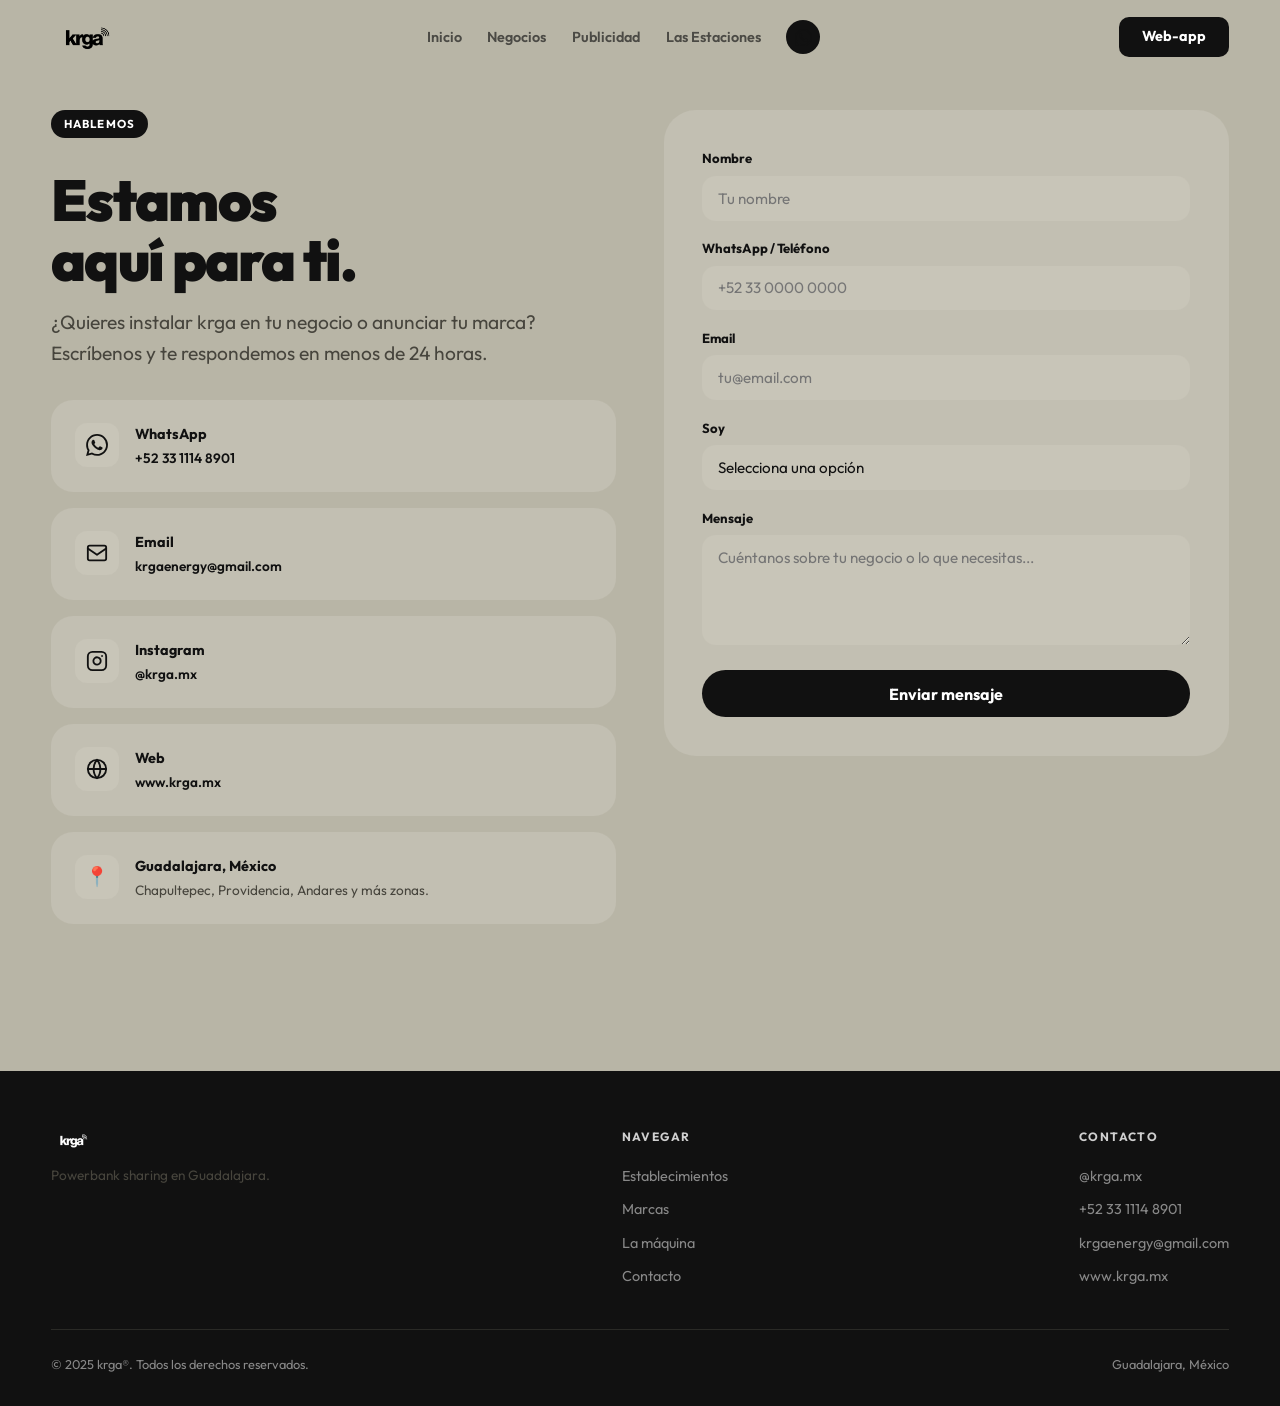
<file: contacto.html>
<!DOCTYPE html>
<html lang="es">
<head>
<meta charset="UTF-8">
<meta name="viewport" content="width=device-width, initial-scale=1.0">
<title>krga® — Contacto</title>
<link rel="stylesheet" href="styles.css">
<style>
#contacto {
  min-height: 100dvh;
  display: flex; align-items: center;
  padding-top: 110px;
  padding-bottom: var(--section-pad);
  background: var(--taupe);
}
.two-col { display: grid; grid-template-columns: 1fr 1fr; gap: var(--gap); align-items: start; }

.contact-form {
  background: var(--taupe-card);
  border-radius: var(--r-lg);
  padding: clamp(1.5rem, 3vw, 2.5rem);
}
.form-group { margin-bottom: 1.1rem; }
.form-group label { display: block; font-size: 0.82rem; font-weight: 700; margin-bottom: 0.4rem; color: var(--black); }
.form-group input,
.form-group select,
.form-group textarea {
  width: 100%;
  background: var(--taupe-lt);
  border: none; border-radius: var(--r-sm);
  padding: 0.85em 1em;
  font-family: inherit; font-size: 0.95rem;
  color: var(--black); outline: none;
  transition: box-shadow .2s;
}
.form-group input:focus,
.form-group select:focus,
.form-group textarea:focus { box-shadow: 0 0 0 2px var(--black); }
.form-group textarea { resize: vertical; min-height: 110px; }
.form-group select { appearance: none; cursor: pointer; }

.info-cards { display: flex; flex-direction: column; gap: 1rem; margin-bottom: 2rem; }
.info-card {
  background: var(--taupe-card);
  border-radius: var(--r-md);
  padding: 1.4rem 1.5rem;
  display: flex; gap: 1rem; align-items: flex-start;
}
.info-card-icon {
  width: 44px; height: 44px; flex-shrink: 0;
  background: var(--taupe-lt);
  border-radius: 12px;
  display: flex; align-items: center; justify-content: center;
  font-size: 1.2rem;
}
.info-card h4 { font-size: 0.9rem; font-weight: 700; margin-bottom: 0.15rem; }
.info-card p { font-size: 0.85rem; color: var(--muted); }
.info-card a { color: var(--black); font-weight: 600; }
.info-card a:hover { text-decoration: underline; }

@media (max-width: 960px) {
  .two-col { grid-template-columns: 1fr; }
}
</style>
</head>
<body>

<!-- ══ NAVBAR ══ -->
<nav id="nav">
  <div class="container nav-inner">
    <a class="nav-logo" href="index.html">
      <img src="assets/logo-black.png" alt="krga">
    </a>
    <ul class="nav-links">
      <li><a href="index.html">Inicio</a></li>
      <li><a href="establecimientos.html">Negocios</a></li>
      <li><a href="marcas.html">Publicidad</a></li>
      <li><a href="la-maquina.html">Las Estaciones</a></li>
      <li><a href="https://wa.me/523311148901" target="_blank" class="nav-wa" aria-label="WhatsApp"><svg viewBox="0 0 24 24" width="17" height="17" fill="currentColor"><path d="M17.472 14.382c-.297-.149-1.758-.867-2.03-.967-.273-.099-.471-.148-.67.15-.197.297-.767.966-.94 1.164-.173.199-.347.223-.644.075-.297-.15-1.255-.463-2.39-1.475-.883-.788-1.48-1.761-1.653-2.059-.173-.297-.018-.458.13-.606.134-.133.298-.347.446-.52.149-.174.198-.298.298-.497.099-.198.05-.371-.025-.52-.075-.149-.669-1.612-.916-2.207-.242-.579-.487-.5-.669-.51-.173-.008-.371-.01-.57-.01-.198 0-.52.074-.792.372-.272.297-1.04 1.016-1.04 2.479 0 1.462 1.065 2.875 1.213 3.074.149.198 2.096 3.2 5.077 4.487.709.306 1.262.489 1.694.625.712.227 1.36.195 1.871.118.571-.085 1.758-.719 2.006-1.413.248-.694.248-1.289.173-1.413-.074-.124-.272-.198-.57-.347m-5.421 7.403h-.004a9.87 9.87 0 01-5.031-1.378l-.361-.214-3.741.982.998-3.648-.235-.374a9.86 9.86 0 01-1.51-5.26c.001-5.45 4.436-9.884 9.888-9.884 2.64 0 5.122 1.03 6.988 2.898a9.825 9.825 0 012.893 6.994c-.003 5.45-4.437 9.884-9.885 9.884m8.413-18.297A11.815 11.815 0 0012.05 0C5.495 0 .16 5.335.157 11.892c0 2.096.547 4.142 1.588 5.945L.057 24l6.305-1.654a11.882 11.882 0 005.683 1.448h.005c6.554 0 11.89-5.335 11.893-11.893a11.821 11.821 0 00-3.48-8.413z"/></svg></a></li>
    </ul>
    <a href="https://webapp.krga.mx/home/map" target="_blank" class="nav-webapp">Web-app</a>
    <button class="hamburger" id="hamburger" aria-label="Menú">
      <span></span><span></span><span></span>
    </button>
  </div>
</nav>
<div class="mobile-menu" id="mobileMenu">
  <a href="index.html"            onclick="closeMobile()">Inicio</a>
  <a href="establecimientos.html" onclick="closeMobile()">Negocios</a>
  <a href="marcas.html"           onclick="closeMobile()">Publicidad</a>
  <a href="la-maquina.html"       onclick="closeMobile()">Las Estaciones</a>
  <a href="faq.html"              onclick="closeMobile()">FAQ's</a>
  <a href="https://wa.me/523311148901" target="_blank" onclick="closeMobile()">WhatsApp</a>
  <a href="https://webapp.krga.mx/home/map" target="_blank" onclick="closeMobile()" style="background:var(--black);color:#fff;padding:0.6em 2em;border-radius:10px;margin-top:1rem;">Web-app</a>
</div>

<!-- ══ CONTACTO ══ -->
<section id="contacto">
  <div class="container">
    <div class="two-col">

      <div class="reveal">
        <span class="tag">Hablemos</span>
        <h2 style="margin-top:0.5rem;">Estamos<br>aquí para ti.</h2>
        <p class="lead" style="margin-top:1rem;margin-bottom:2rem;">
          ¿Quieres instalar krga en tu negocio o anunciar tu marca?
          Escríbenos y te respondemos en menos de 24 horas.
        </p>

        <div class="info-cards">
          <div class="info-card">
            <div class="info-card-icon">
              <svg viewBox="0 0 24 24" width="22" height="22" fill="var(--black)"><path d="M17.472 14.382c-.297-.149-1.758-.867-2.03-.967-.273-.099-.471-.148-.67.15-.197.297-.767.966-.94 1.164-.173.199-.347.223-.644.075-.297-.15-1.255-.463-2.39-1.475-.883-.788-1.48-1.761-1.653-2.059-.173-.297-.018-.458.13-.606.134-.133.298-.347.446-.52.149-.174.198-.298.298-.497.099-.198.05-.371-.025-.52-.075-.149-.669-1.612-.916-2.207-.242-.579-.487-.5-.669-.51-.173-.008-.371-.01-.57-.01-.198 0-.52.074-.792.372-.272.297-1.04 1.016-1.04 2.479 0 1.462 1.065 2.875 1.213 3.074.149.198 2.096 3.2 5.077 4.487.709.306 1.262.489 1.694.625.712.227 1.36.195 1.871.118.571-.085 1.758-.719 2.006-1.413.248-.694.248-1.289.173-1.413-.074-.124-.272-.198-.57-.347m-5.421 7.403h-.004a9.87 9.87 0 01-5.031-1.378l-.361-.214-3.741.982.998-3.648-.235-.374a9.86 9.86 0 01-1.51-5.26c.001-5.45 4.436-9.884 9.888-9.884 2.64 0 5.122 1.03 6.988 2.898a9.825 9.825 0 012.893 6.994c-.003 5.45-4.437 9.884-9.885 9.884m8.413-18.297A11.815 11.815 0 0012.05 0C5.495 0 .16 5.335.157 11.892c0 2.096.547 4.142 1.588 5.945L.057 24l6.305-1.654a11.882 11.882 0 005.683 1.448h.005c6.554 0 11.89-5.335 11.893-11.893a11.821 11.821 0 00-3.48-8.413z"/></svg>
            </div>
            <div>
              <h4>WhatsApp</h4>
              <p><a href="https://wa.me/523311148901" target="_blank">+52 33 1114 8901</a></p>
            </div>
          </div>
          <div class="info-card">
            <div class="info-card-icon">
              <svg viewBox="0 0 24 24" width="22" height="22" fill="none" stroke="var(--black)" stroke-width="2" stroke-linecap="round" stroke-linejoin="round"><rect x="2" y="4" width="20" height="16" rx="2"/><path d="M2 7l10 7 10-7"/></svg>
            </div>
            <div>
              <h4>Email</h4>
              <p><a href="mailto:krgaenergy@gmail.com">krgaenergy@gmail.com</a></p>
            </div>
          </div>
          <div class="info-card">
            <div class="info-card-icon">
              <svg viewBox="0 0 24 24" width="22" height="22" fill="none" stroke="var(--black)" stroke-width="2" stroke-linecap="round" stroke-linejoin="round"><rect x="2" y="2" width="20" height="20" rx="5" ry="5"/><path d="M16 11.37A4 4 0 1112.63 8 4 4 0 0116 11.37z"/><line x1="17.5" y1="6.5" x2="17.51" y2="6.5"/></svg>
            </div>
            <div>
              <h4>Instagram</h4>
              <p><a href="https://instagram.com/krga.mx" target="_blank">@krga.mx</a></p>
            </div>
          </div>
          <div class="info-card">
            <div class="info-card-icon">
              <svg viewBox="0 0 24 24" width="22" height="22" fill="none" stroke="var(--black)" stroke-width="2" stroke-linecap="round" stroke-linejoin="round"><circle cx="12" cy="12" r="10"/><line x1="2" y1="12" x2="22" y2="12"/><path d="M12 2a15.3 15.3 0 010 20M12 2a15.3 15.3 0 000 20"/></svg>
            </div>
            <div>
              <h4>Web</h4>
              <p><a href="https://www.krga.mx">www.krga.mx</a></p>
            </div>
          </div>
          <div class="info-card">
            <div class="info-card-icon">📍</div>
            <div>
              <h4>Guadalajara, México</h4>
              <p>Chapultepec, Providencia, Andares y más zonas.</p>
            </div>
          </div>
        </div>
      </div>

      <div class="reveal">
        <div class="contact-form">
          <div class="form-group">
            <label>Nombre</label>
            <input type="text" placeholder="Tu nombre">
          </div>
          <div class="form-group">
            <label>WhatsApp / Teléfono</label>
            <input type="tel" placeholder="+52 33 0000 0000">
          </div>
          <div class="form-group">
            <label>Email</label>
            <input type="email" placeholder="tu@email.com">
          </div>
          <div class="form-group">
            <label>Soy</label>
            <select>
              <option value="">Selecciona una opción</option>
              <option>Un establecimiento (restaurante, bar, hotel…)</option>
              <option>Una marca / anunciante</option>
              <option>Otro</option>
            </select>
          </div>
          <div class="form-group">
            <label>Mensaje</label>
            <textarea placeholder="Cuéntanos sobre tu negocio o lo que necesitas..."></textarea>
          </div>
          <button type="submit" class="btn-primary" style="width:100%;font-size:1rem;">Enviar mensaje</button>
        </div>
      </div>

    </div>
  </div>
</section>

<!-- ─── FOOTER ─── -->
<footer>
  <div class="container">
    <div class="footer-inner">
      <div class="footer-logo">
        <img src="assets/logo-black.png" alt="krga">
        <p>Powerbank sharing en Guadalajara.</p>
      </div>
      <div class="footer-links">
        <h5>Navegar</h5>
        <ul>
          <li><a href="establecimientos.html">Establecimientos</a></li>
          <li><a href="marcas.html">Marcas</a></li>
          <li><a href="la-maquina.html">La máquina</a></li>
          <li><a href="contacto.html">Contacto</a></li>
        </ul>
      </div>
      <div class="footer-links">
        <h5>Contacto</h5>
        <ul>
          <li><a href="https://instagram.com/krga.mx" target="_blank">@krga.mx</a></li>
          <li><a href="https://wa.me/523311148901" target="_blank">+52 33 1114 8901</a></li>
          <li><a href="mailto:krgaenergy@gmail.com">krgaenergy@gmail.com</a></li>
          <li><a href="https://www.krga.mx">www.krga.mx</a></li>
        </ul>
      </div>
    </div>
    <div class="footer-bottom">
      <span>© 2025 krga®. Todos los derechos reservados.</span>
      <span>Guadalajara, México</span>
    </div>
  </div>
</footer>

<script>
const nav = document.getElementById('nav');
window.addEventListener('scroll', () => nav.classList.toggle('scrolled', window.scrollY > 40));
const hamburger = document.getElementById('hamburger');
const mobileMenu = document.getElementById('mobileMenu');
hamburger.addEventListener('click', () => mobileMenu.classList.toggle('open'));
function closeMobile() { mobileMenu.classList.remove('open'); }
const observer = new IntersectionObserver(entries => {
  entries.forEach(e => { if (e.isIntersecting) e.target.classList.add('visible'); });
}, { threshold: 0.1 });
document.querySelectorAll('.reveal').forEach(el => observer.observe(el));
</script>
</body>
</html>
</file>
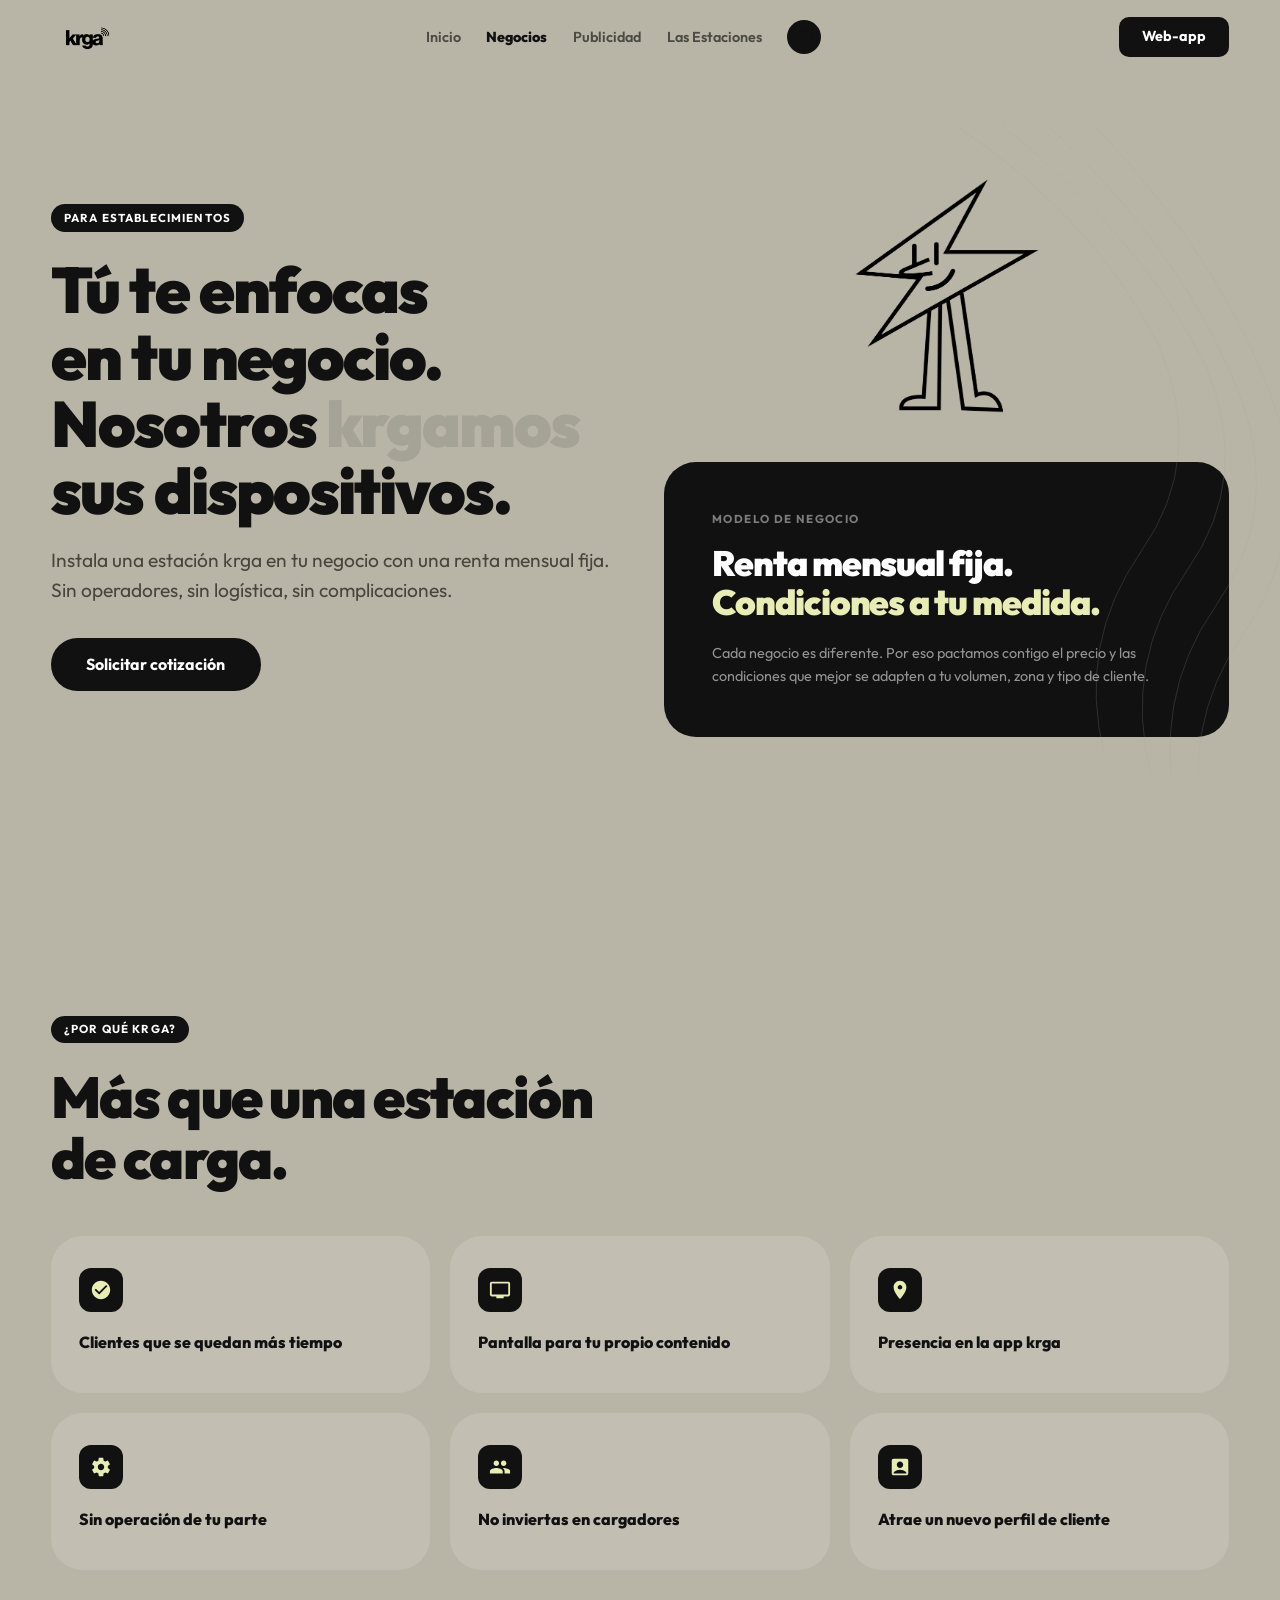
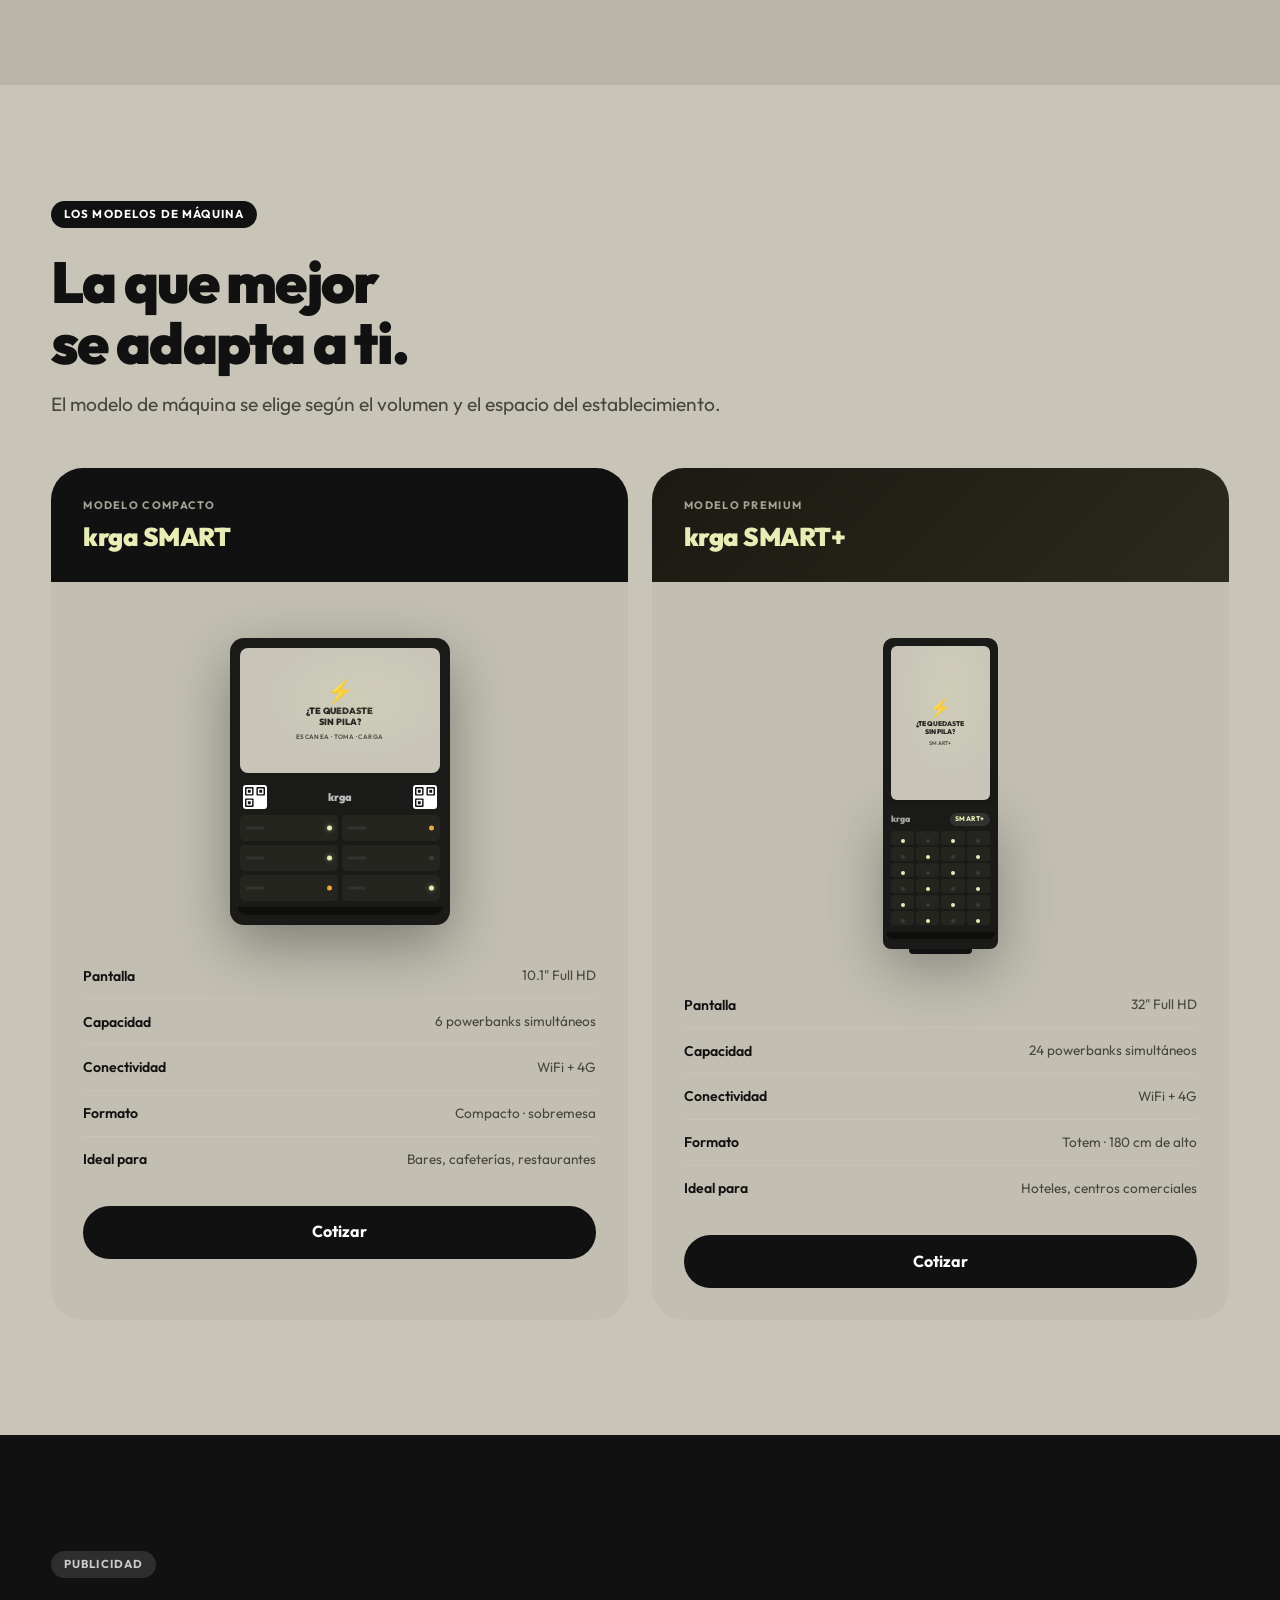
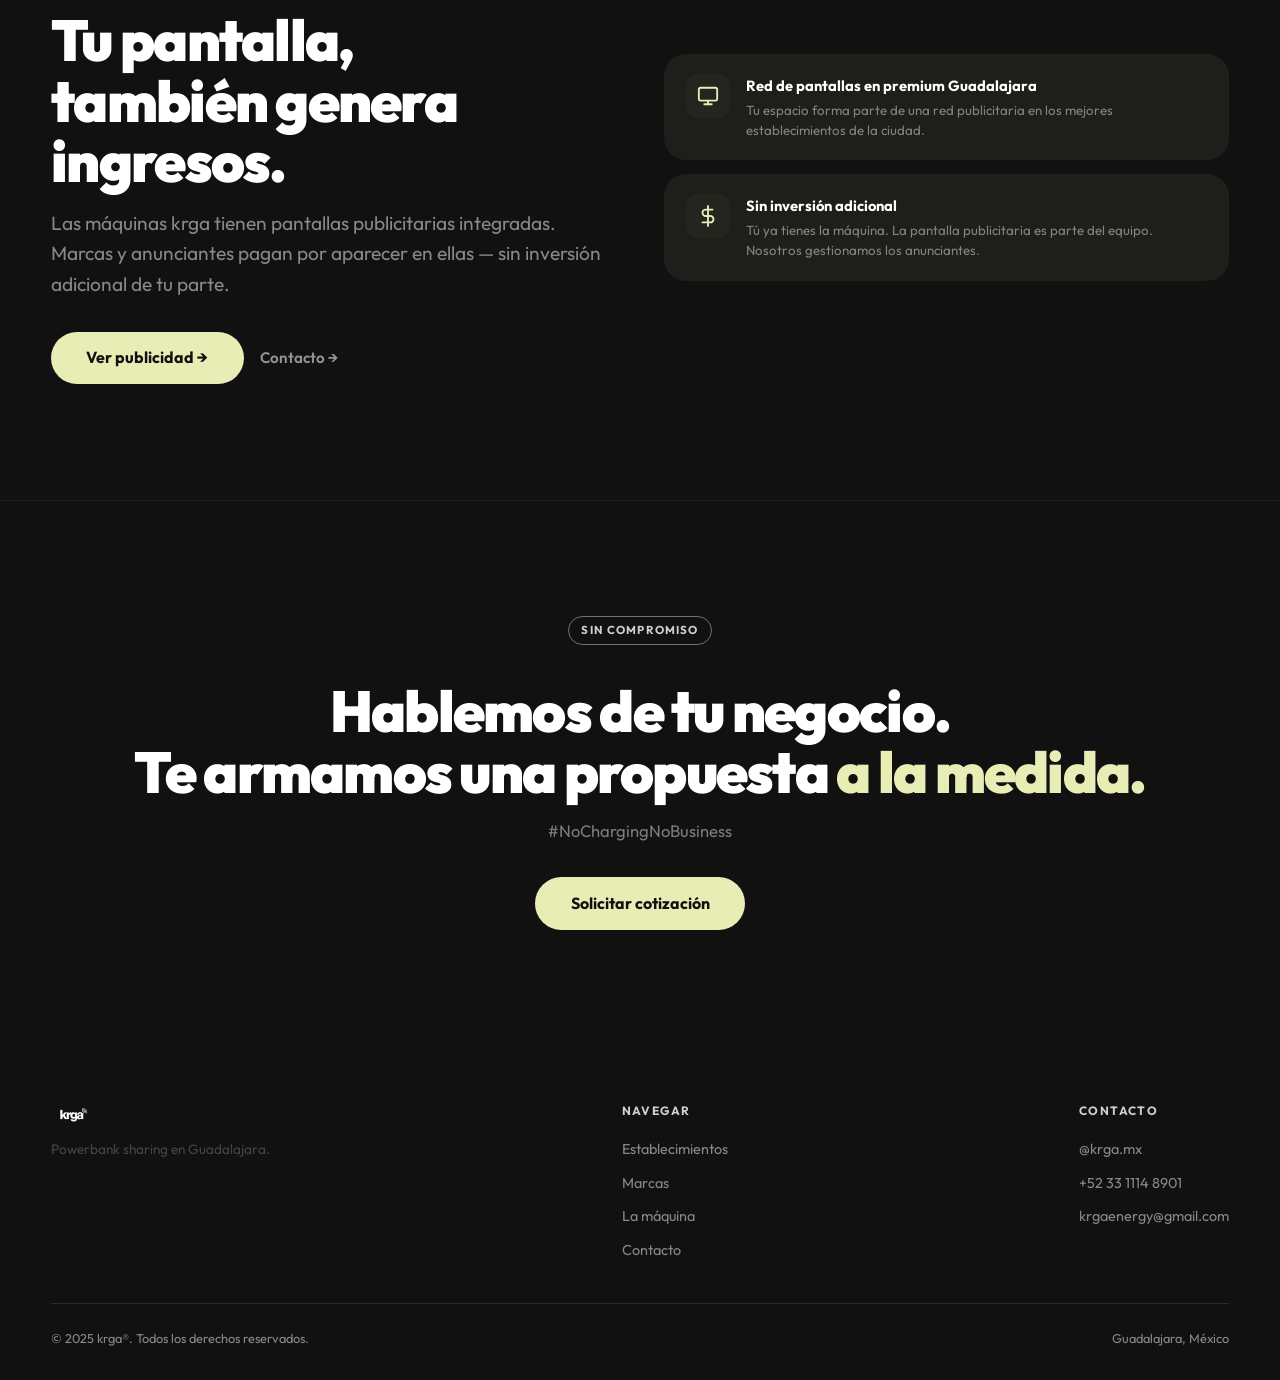
<file: establecimientos.html>
<!DOCTYPE html>
<html lang="es">
<head>
<meta charset="UTF-8">
<meta name="viewport" content="width=device-width, initial-scale=1.0">
<title>krga® — Para Establecimientos</title>
<link rel="stylesheet" href="styles.css">
<style>
#hero-estab {
  min-height: 100dvh;
  display: flex; align-items: center;
  padding-top: 110px;
  padding-bottom: var(--section-pad);
  background: var(--taupe);
  position: relative; overflow: hidden;
}
#hero-estab::before {
  content: '';
  position: absolute; inset: 0;
  background-image: url("data:image/svg+xml,%3Csvg xmlns='http://www.w3.org/2000/svg' width='900' height='700' viewBox='0 0 900 700'%3E%3Cg fill='none' stroke='%23A5A296' stroke-width='1' opacity='0.22'%3E%3Cpath d='M600,0 Q750,120 820,260 Q870,380 800,480 Q730,580 760,700'/%3E%3Cpath d='M650,0 Q800,140 860,300 Q900,420 830,520 Q760,620 790,750'/%3E%3Cpath d='M700,0 Q850,160 900,320 Q930,450 860,550 Q790,650 820,780'/%3E%3Cpath d='M550,0 Q700,100 770,240 Q820,360 750,460 Q680,560 710,680'/%3E%3C/g%3E%3C/svg%3E");
  background-repeat: no-repeat;
  background-position: right center;
  background-size: 65% auto;
  pointer-events: none;
}
.two-col { display: grid; grid-template-columns: 1fr 1fr; gap: var(--gap); align-items: center; }

/* ─── MODELO CALLOUT ─── */
.modelo-callout {
  background: var(--black);
  border-radius: var(--r-lg);
  padding: clamp(2rem, 4vw, 3rem);
  color: var(--white);
}
.modelo-callout .eyebrow {
  font-size: 0.72rem; font-weight: 700; letter-spacing: .12em;
  text-transform: uppercase; color: rgba(255,255,255,.45);
  margin-bottom: 1rem;
}
.modelo-callout .headline {
  font-size: clamp(1.6rem, 3vw, 2.2rem);
  font-weight: 900; letter-spacing: -0.03em;
  line-height: 1.1; color: var(--white);
  margin-bottom: 1.25rem;
}
.modelo-callout .headline span { color: var(--lime); }
.modelo-callout p { color: rgba(255,255,255,.55); font-size: 0.9rem; line-height: 1.65; }

/* ─── MODELOS DE SERVICIO ─── */
#modelos {
  padding: var(--section-pad) 0;
  background: var(--taupe-lt);
}
.modelos-grid {
  display: grid;
  grid-template-columns: 1fr 1fr;
  gap: 1.5rem;
  margin-top: 3rem;
}
.modelo-card {
  background: var(--taupe-card);
  border-radius: var(--r-lg);
  overflow: hidden;
}
.modelo-card-header {
  padding: 2rem 2rem 1.5rem;
  border-bottom: 1px solid var(--taupe-lt);
}
.modelo-label {
  font-size: 0.68rem; font-weight: 700; letter-spacing: .12em;
  text-transform: uppercase; color: var(--muted);
  display: block; margin-bottom: 0.5rem;
}
.modelo-card-header h3 {
  font-size: 1.4rem; font-weight: 900;
  letter-spacing: -0.02em; color: var(--black);
  margin-bottom: 0.5rem;
}
.modelo-card-header p { font-size: 0.88rem; color: var(--muted); line-height: 1.6; }
.modelo-card-body { padding: 1.75rem 2rem; }
.modelo-feature {
  display: flex; align-items: flex-start; gap: 0.75rem;
  margin-bottom: 1rem;
}
.modelo-feature:last-child { margin-bottom: 0; }
.mf-dot {
  width: 6px; height: 6px;
  background: var(--black);
  border-radius: 50%;
  margin-top: 0.45rem; flex-shrink: 0;
}
.modelo-feature p { font-size: 0.88rem; color: var(--muted); line-height: 1.55; }
.modelo-feature strong { color: var(--black); }
.modelo-badge {
  display: inline-block;
  margin-top: 1.5rem;
  background: var(--black);
  color: var(--lime);
  font-size: 0.7rem; font-weight: 700;
  letter-spacing: .08em; text-transform: uppercase;
  padding: 0.35em 1em;
  border-radius: 999px;
}
.modelo-badge-lime {
  display: inline-block;
  margin-top: 1.5rem;
  background: var(--lime);
  color: var(--black);
  font-size: 0.7rem; font-weight: 700;
  letter-spacing: .08em; text-transform: uppercase;
  padding: 0.35em 1em;
  border-radius: 999px;
}

/* pricing note */
.pricing-note {
  background: var(--taupe-card);
  border-radius: var(--r-md);
  padding: 1.5rem 2rem;
  margin-top: 1.5rem;
  display: flex; align-items: center; gap: 1.5rem;
}
.pricing-note-icon { font-size: 1.8rem; flex-shrink: 0; }
.pricing-note p { font-size: 0.9rem; color: var(--muted); line-height: 1.6; }
.pricing-note strong { color: var(--black); }

/* ─── BENEFICIOS ─── */
#beneficios {
  padding: var(--section-pad) 0;
  background: var(--taupe);
}
.benefits-grid {
  display: grid;
  grid-template-columns: repeat(3, 1fr);
  gap: 1.25rem;
  margin-top: 3rem;
}

/* ─── MACHINES ─── */
#maquinas {
  padding: var(--section-pad) 0;
  background: var(--taupe-lt);
}
.machines-compare {
  display: grid;
  grid-template-columns: 1fr 1fr;
  gap: 1.5rem;
  margin-top: 3rem;
}
.machine-compare-card {
  background: var(--taupe-card);
  border-radius: var(--r-lg);
  overflow: hidden;
}
.machine-compare-header {
  background: var(--black);
  padding: 1.8rem 2rem;
}
.machine-compare-header .model-label {
  font-size: 0.68rem; font-weight: 700; letter-spacing: .12em;
  text-transform: uppercase; color: var(--taupe-dk);
  margin-bottom: 0.4rem; display: block;
}
.machine-compare-header h3 { color: var(--lime); font-size: 1.6rem; font-weight: 900; letter-spacing: -0.02em; }
.machine-compare-body { padding: 2rem; }
.machine-visual-area {
  display: flex; justify-content: center; align-items: flex-end;
  padding: 1.5rem 0 0.5rem; min-height: 180px;
}
.spec-row {
  display: flex; align-items: center; gap: 0.75rem;
  padding: 0.7rem 0;
  border-bottom: 1px solid var(--taupe-lt);
  font-size: 0.88rem;
}
.spec-row:last-child { border-bottom: none; }
.spec-label { font-weight: 600; color: var(--black); min-width: 110px; }
.spec-val { color: var(--muted); margin-left: auto; font-size: 0.85rem; }

/* SMART machine illustration */
.smart-illus { width: 220px; background: #1a1a18; border-radius: 14px; padding: 10px 10px 14px; box-shadow: 0 20px 60px rgba(0,0,0,.35); }
.smart-illus-screen { background: var(--taupe-lt); border-radius: 8px; aspect-ratio: 16/10; display: flex; flex-direction: column; align-items: center; justify-content: center; gap: 0.25rem; margin-bottom: 8px; position: relative; overflow: hidden; }
.smart-illus-screen::before { content: ''; position: absolute; inset: 0; background: radial-gradient(ellipse at 60% 40%, rgba(232,237,181,.2) 0%, transparent 60%); }
.si-bolt { font-size: 1.4rem; line-height: 1; }
.si-text { font-size: 0.56rem; font-weight: 900; color: var(--black); text-align: center; line-height: 1.2; }
.si-sub { font-size: 0.4rem; font-weight: 600; color: var(--muted); letter-spacing: .06em; text-transform: uppercase; }
.smart-illus-mid { display: flex; align-items: center; justify-content: space-between; padding: 4px 3px 6px; gap: 6px; }
.si-qr { width: 24px; height: 24px; background: #fff; border-radius: 3px; padding: 2px; flex-shrink: 0; }
.si-logo { font-size: 0.68rem; font-weight: 900; color: rgba(255,255,255,.7); flex: 1; text-align: center; }
.smart-illus-slots { display: grid; grid-template-columns: repeat(2, 1fr); gap: 4px; }
.si-slot { background: #252520; border-radius: 5px; height: 26px; position: relative; overflow: hidden; }
.si-slot::before { content: ''; position: absolute; top: 50%; left: 6px; transform: translateY(-50%); width: 18px; height: 3px; background: #333330; border-radius: 2px; }
.si-slot::after { content: ''; position: absolute; top: 50%; right: 6px; transform: translateY(-50%); width: 5px; height: 5px; background: #3a3a36; border-radius: 50%; }
.si-slot.on::after { background: var(--lime); box-shadow: 0 0 5px rgba(232,237,181,.5); }
.si-slot.ch::after { background: #E8A83A; animation: slotBlink 1.8s ease-in-out infinite; }
@keyframes slotBlink { 0%,100%{ opacity:1; } 50%{ opacity:.2; } }
.smart-illus-base { margin: 6px -2px -4px; height: 8px; background: #0e0e0c; border-radius: 0 0 8px 8px; }

/* SMART+ illustration */
.splus-illus { width: 115px; display: flex; flex-direction: column; }
.splus-sw { background: #1a1a18; border-radius: 10px 10px 0 0; padding: 8px 8px 5px; }
.splus-screen { background: var(--taupe-lt); border-radius: 6px; aspect-ratio: 9/14; display: flex; flex-direction: column; align-items: center; justify-content: center; gap: 0.2rem; overflow: hidden; position: relative; }
.splus-screen::before { content: ''; position: absolute; inset: 0; background: radial-gradient(ellipse at 60% 30%, rgba(232,237,181,.2) 0%, transparent 60%); }
.sp-bolt { font-size: 1.1rem; line-height: 1; }
.sp-text { font-size: 0.42rem; font-weight: 900; color: var(--black); text-align: center; line-height: 1.2; }
.sp-sub { font-size: 0.34rem; font-weight: 600; color: var(--muted); letter-spacing: .05em; text-transform: uppercase; }
.splus-body { background: #1a1a18; border-radius: 0 0 8px 8px; padding: 7px 8px 10px; box-shadow: 0 20px 60px rgba(0,0,0,.3); }
.splus-body-label { display: flex; align-items: center; justify-content: space-between; margin-bottom: 5px; }
.sp-logo { font-size: 0.55rem; font-weight: 900; color: rgba(255,255,255,.6); }
.sp-tag { font-size: 0.42rem; font-weight: 800; letter-spacing: .08em; text-transform: uppercase; color: var(--lime); background: rgba(255,255,255,.1); padding: 1px 5px; border-radius: 999px; }
.splus-slots { display: grid; grid-template-columns: repeat(4, 1fr); gap: 2px; }
.sp-slot { background: #252520; border-radius: 3px; height: 14px; position: relative; }
.sp-slot::after { content: ''; position: absolute; bottom: 2px; left: 50%; transform: translateX(-50%); width: 4px; height: 4px; background: #3a3a36; border-radius: 50%; }
.sp-slot.on::after { background: var(--lime); }
.splus-base { width: 110%; margin-left: -5%; margin-top: 7px; height: 7px; background: #0e0e0c; border-radius: 0 0 7px 7px; }
.splus-stand { width: 55%; margin: 0 auto; height: 5px; background: #111; border-radius: 0 0 4px 4px; }

/* ─── PUBLICIDAD ─── */
#publicidad {
  padding: var(--section-pad) 0;
  background: var(--black);
}
#publicidad h2 { color: var(--white); }
#publicidad .lead { color: rgba(255,255,255,.5); }
.pub-grid {
  display: grid;
  grid-template-columns: 1fr 1fr;
  gap: var(--gap);
  align-items: center;
  margin-top: 3rem;
}
.pub-benefits { display: flex; flex-direction: column; gap: 0.85rem; }
.pub-benefit {
  display: flex; align-items: flex-start; gap: 1rem;
  background: #1E1E1B; border-radius: var(--r-md);
  padding: 1.25rem 1.4rem;
}
.pub-benefit-icon {
  width: 44px; height: 44px; flex-shrink: 0;
  background: #252520; border-radius: 12px;
  display: flex; align-items: center; justify-content: center;
}
.pub-benefit-icon svg { width: 22px; height: 22px; }
.pub-benefit h4 { font-size: 0.92rem; font-weight: 700; color: var(--white); margin-bottom: 0.2rem; }
.pub-benefit p  { font-size: 0.83rem; color: rgba(255,255,255,.45); line-height: 1.5; }
.pub-stats {
  display: grid; grid-template-columns: repeat(3,1fr);
  gap: 1rem; margin-top: 2.5rem;
}
.pub-stat {
  background: #1E1E1B; border-radius: var(--r-md);
  padding: 1.5rem 1.25rem;
}
.pub-stat-num {
  font-size: clamp(1.8rem, 3vw, 2.5rem); font-weight: 900;
  letter-spacing: -0.04em; color: var(--lime); line-height: 1;
  margin-bottom: 0.35rem;
}
.pub-stat-label { font-size: 0.78rem; color: rgba(255,255,255,.4); line-height: 1.4; }
.pub-screens { display: flex; gap: 2rem; justify-content: center; align-items: flex-end; flex-wrap: wrap; }
.pub-screen-item { display: flex; flex-direction: column; align-items: center; gap: 0.75rem; }
.pub-screen-tag {
  font-size: 0.68rem; font-weight: 700; letter-spacing: .1em;
  text-transform: uppercase; color: rgba(255,255,255,.4);
}

/* ─── CTA ─── */
#cta-estab {
  padding: var(--section-pad) 0;
  background: var(--black);
  text-align: center;
  border-top: 1px solid #1E1E1B;
}

@media (max-width: 960px) {
  .two-col { grid-template-columns: 1fr; }
  .modelos-grid { grid-template-columns: 1fr; }
  .benefits-grid { grid-template-columns: 1fr; }
  .machines-compare { grid-template-columns: 1fr; }
  .pricing-note { flex-direction: column; gap: 1rem; }
  .pub-grid { grid-template-columns: 1fr; }
  .pub-stats { grid-template-columns: 1fr 1fr; }
}
</style>
</head>
<body>

<nav id="nav">
  <div class="container nav-inner">
    <a class="nav-logo" href="index.html"><img src="assets/logo-black.png" alt="krga"></a>
    <ul class="nav-links">
      <li><a href="index.html">Inicio</a></li>
      <li><a href="establecimientos.html" style="opacity:1;font-weight:800;">Negocios</a></li>
      <li><a href="marcas.html">Publicidad</a></li>
      <li><a href="la-maquina.html">Las Estaciones</a></li>
      <li><a href="https://wa.me/523311148901" target="_blank" class="nav-wa" aria-label="WhatsApp"><svg viewBox="0 0 24 24" width="17" height="17" fill="currentColor"><path d="M17.472 14.382c-.297-.149-1.758-.867-2.03-.967-.273-.099-.471-.148-.67.15-.197.297-.767.966-.94 1.164-.173.199-.347.223-.644.075-.297-.15-1.255-.463-2.39-1.475-.883-.788-1.48-1.761-1.653-2.059-.173-.297-.018-.458.13-.606.134-.133.298-.347.446-.52.149-.174.198-.298.298-.497.099-.198.05-.371-.025-.52-.075-.149-.669-1.612-.916-2.207-.242-.579-.487-.5-.669-.51-.173-.008-.371-.01-.57-.01-.198 0-.52.074-.792.372-.272.297-1.04 1.016-1.04 2.479 0 1.462 1.065 2.875 1.213 3.074.149.198 2.096 3.2 5.077 4.487.709.306 1.262.489 1.694.625.712.227 1.36.195 1.871.118.571-.085 1.758-.719 2.006-1.413.248-.694.248-1.289.173-1.413-.074-.124-.272-.198-.57-.347m-5.421 7.403h-.004a9.87 9.87 0 01-5.031-1.378l-.361-.214-3.741.982.998-3.648-.235-.374a9.86 9.86 0 01-1.51-5.26c.001-5.45 4.436-9.884 9.888-9.884 2.64 0 5.122 1.03 6.988 2.898a9.825 9.825 0 012.893 6.994c-.003 5.45-4.437 9.884-9.885 9.884m8.413-18.297A11.815 11.815 0 0012.05 0C5.495 0 .16 5.335.157 11.892c0 2.096.547 4.142 1.588 5.945L.057 24l6.305-1.654a11.882 11.882 0 005.683 1.448h.005c6.554 0 11.89-5.335 11.893-11.893a11.821 11.821 0 00-3.48-8.413z"/></svg></a></li>
    </ul>
    <a href="https://webapp.krga.mx/home/map" target="_blank" class="nav-webapp">Web-app</a>
    <button class="hamburger" id="hamburger" aria-label="Menú"><span></span><span></span><span></span></button>
  </div>
</nav>
<div class="mobile-menu" id="mobileMenu">
  <a href="index.html"            onclick="closeMobile()">Inicio</a>
  <a href="establecimientos.html" onclick="closeMobile()">Negocios</a>
  <a href="marcas.html"           onclick="closeMobile()">Publicidad</a>
  <a href="la-maquina.html"       onclick="closeMobile()">Las Estaciones</a>
  <a href="faq.html"              onclick="closeMobile()">FAQ's</a>
  <a href="https://wa.me/523311148901" target="_blank" onclick="closeMobile()">WhatsApp</a>
  <a href="https://webapp.krga.mx/home/map" target="_blank" onclick="closeMobile()" style="background:var(--black);color:#fff;padding:0.6em 2em;border-radius:10px;margin-top:1rem;">Web-app</a>
</div>

<!-- HERO -->
<section id="hero-estab">
  <div class="container">
    <div class="two-col">
      <div class="reveal">
        <span class="tag">Para establecimientos</span>
        <h2 style="font-size:clamp(2.4rem,5vw,4.2rem);">Tú te enfocas<br>en tu negocio.<br>Nosotros <em style="font-style:normal;color:var(--taupe-dk);">krgamos</em><br>sus dispositivos.</h2>
        <p class="lead" style="margin-top:1.25rem;">
          Instala una estación krga en tu negocio con una renta mensual fija.
          Sin operadores, sin logística, sin complicaciones.
        </p>
        <div style="margin-top:2rem;">
          <a href="contacto.html" class="btn-primary">Solicitar cotización</a>
        </div>
      </div>
      <div class="reveal visual-right" style="display:flex;flex-direction:column;align-items:center;gap:1.5rem;">
        <img src="assets/monito-bolt.png" alt="Personaje krga" style="height:clamp(160px,22vw,280px);width:auto;object-fit:contain;">
        <div class="modelo-callout" style="width:100%;">
          <div class="eyebrow">Modelo de negocio</div>
          <div class="headline">Renta mensual fija.<br><span>Condiciones a tu medida.</span></div>
          <p>
            Cada negocio es diferente. Por eso pactamos contigo el precio y las
            condiciones que mejor se adapten a tu volumen, zona y tipo de cliente.
          </p>
        </div>
      </div>
    </div>
  </div>
</section>

<!-- BENEFICIOS -->
<section id="beneficios">
  <div class="container">
    <div class="reveal">
      <span class="tag">¿Por qué krga?</span>
      <h2>Más que una estación<br>de carga.</h2>
    </div>
    <div class="benefits-grid">
      <div class="benefit-flip reveal">
        <div class="bc-icon">
          <svg viewBox="0 0 24 24"><path d="M12 2C6.48 2 2 6.48 2 12s4.48 10 10 10 10-4.48 10-10S17.52 2 12 2zm-2 15l-5-5 1.41-1.41L10 14.17l7.59-7.59L19 8l-9 9z"/></svg>
        </div>
        <h3>Clientes que se quedan más tiempo</h3>
        <p class="flip-desc">Un cliente cargando su celular tiene una razón concreta para quedarse. Más tiempo en tu espacio es más consumo.</p>
      </div>
      <div class="benefit-flip reveal" style="transition-delay:.07s;">
        <div class="bc-icon">
          <svg viewBox="0 0 24 24"><path d="M21 3H3c-1.1 0-2 .9-2 2v12c0 1.1.9 2 2 2h5v2h8v-2h5c1.1 0 1.99-.9 1.99-2L23 5c0-1.1-.9-2-2-2zm0 14H3V5h18v12z"/></svg>
        </div>
        <h3>Pantalla para tu propio contenido</h3>
        <p class="flip-desc">Usa la pantalla integrada para mostrar tu menú, promociones o eventos. Tu contenido frente a tus clientes, siempre.</p>
      </div>
      <div class="benefit-flip reveal" style="transition-delay:.14s;">
        <div class="bc-icon">
          <svg viewBox="0 0 24 24"><path d="M12 2C8.13 2 5 5.13 5 9c0 5.25 7 13 7 13s7-7.75 7-13c0-3.87-3.13-7-7-7zm0 9.5c-1.38 0-2.5-1.12-2.5-2.5s1.12-2.5 2.5-2.5 2.5 1.12 2.5 2.5-1.12 2.5-2.5 2.5z"/></svg>
        </div>
        <h3>Presencia en la app krga</h3>
        <p class="flip-desc">Aparece en el mapa de la app con tus horarios, dirección y fotos. Usuarios buscando carga te encuentran a ti.</p>
      </div>
      <div class="benefit-flip reveal" style="transition-delay:.21s;">
        <div class="bc-icon">
          <svg viewBox="0 0 24 24"><path d="M19.43 12.98c.04-.32.07-.64.07-.98s-.03-.66-.07-.98l2.11-1.65c.19-.15.24-.42.12-.64l-2-3.46c-.12-.22-.39-.3-.61-.22l-2.49 1c-.52-.4-1.08-.73-1.69-.98l-.38-2.65C14.46 2.18 14.25 2 14 2h-4c-.25 0-.46.18-.49.42l-.38 2.65c-.61.25-1.17.59-1.69.98l-2.49-1c-.23-.09-.49 0-.61.22l-2 3.46c-.13.22-.07.49.12.64l2.11 1.65c-.04.32-.07.65-.07.98s.03.66.07.98l-2.11 1.65c-.19.15-.24.42-.12.64l2 3.46c.12.22.39.3.61.22l2.49-1c.52.4 1.08.73 1.69.98l.38 2.65c.03.24.24.42.49.42h4c.25 0 .46-.18.49-.42l.38-2.65c.61-.25 1.17-.59 1.69-.98l2.49 1c.23.09.49 0 .61-.22l2-3.46c.12-.22.07-.49-.12-.64l-2.11-1.65zM12 15.5c-1.93 0-3.5-1.57-3.5-3.5s1.57-3.5 3.5-3.5 3.5 1.57 3.5 3.5-1.57 3.5-3.5 3.5z"/></svg>
        </div>
        <h3>Sin operación de tu parte</h3>
        <p class="flip-desc">No guardas IDs, no cobras, no reparas nada. krga gestiona todo de forma remota y autónoma.</p>
      </div>
      <div class="benefit-flip reveal" style="transition-delay:.28s;">
        <div class="bc-icon">
          <svg viewBox="0 0 24 24"><path d="M16 11c1.66 0 2.99-1.34 2.99-3S17.66 5 16 5c-1.66 0-3 1.34-3 3s1.34 3 3 3zm-8 0c1.66 0 2.99-1.34 2.99-3S9.66 5 8 5C6.34 5 5 6.34 5 8s1.34 3 3 3zm0 2c-2.33 0-7 1.17-7 3.5V19h14v-2.5c0-2.33-4.67-3.5-7-3.5zm8 0c-.29 0-.62.02-.97.05 1.16.84 1.97 1.97 1.97 3.45V19h6v-2.5c0-2.33-4.67-3.5-7-3.5z"/></svg>
        </div>
        <h3>No inviertas en cargadores</h3>
        <p class="flip-desc">Olvídate de cargadores inalámbricos, cables perdidos y enchufes ocupados. krga resuelve eso con un solo equipo.</p>
      </div>
      <div class="benefit-flip reveal" style="transition-delay:.35s;">
        <div class="bc-icon">
          <svg viewBox="0 0 24 24"><path d="M19 3H5c-1.1 0-2 .9-2 2v14c0 1.1.9 2 2 2h14c1.1 0 2-.9 2-2V5c0-1.1-.9-2-2-2zm-7 3c1.93 0 3.5 1.57 3.5 3.5S13.93 13 12 13s-3.5-1.57-3.5-3.5S10.07 6 12 6zm7 13H5v-.23c0-.62.28-1.2.76-1.58C7.47 15.82 9.64 15 12 15s4.53.82 6.24 2.19c.48.38.76.97.76 1.58V19z"/></svg>
        </div>
        <h3>Atrae un nuevo perfil de cliente</h3>
        <p class="flip-desc">La app krga dirige a sus usuarios hacia los establecimientos con estaciones activas. Tráfico nuevo sin inversión en marketing.</p>
      </div>
    </div>
  </div>
</section>

<!-- ELIGE TU MÁQUINA -->
<section id="maquinas">
  <div class="container">
    <div class="reveal">
      <span class="tag">Los modelos de máquina</span>
      <h2>La que mejor<br>se adapta a ti.</h2>
      <p class="lead" style="margin-top:1rem;">El modelo de máquina se elige según el volumen y el espacio del establecimiento.</p>
    </div>
    <div class="machines-compare">
      <div class="machine-compare-card reveal">
        <div class="machine-compare-header">
          <span class="model-label">Modelo compacto</span>
          <h3>krga SMART</h3>
        </div>
        <div class="machine-compare-body">
          <div class="machine-visual-area">
            <div class="smart-illus">
              <div class="smart-illus-screen">
                <div class="si-bolt">⚡</div>
                <div class="si-text">¿TE QUEDASTE<br>SIN PILA?</div>
                <div class="si-sub">Escanea · Toma · Carga</div>
              </div>
              <div class="smart-illus-mid">
                <div class="si-qr"><svg viewBox="0 0 21 21" width="20" height="20"><rect x="0" y="0" width="9" height="9" fill="#111" rx="1"/><rect x="1.5" y="1.5" width="6" height="6" fill="#fff" rx=".5"/><rect x="3" y="3" width="3" height="3" fill="#111"/><rect x="12" y="0" width="9" height="9" fill="#111" rx="1"/><rect x="13.5" y="1.5" width="6" height="6" fill="#fff" rx=".5"/><rect x="15" y="3" width="3" height="3" fill="#111"/><rect x="0" y="12" width="9" height="9" fill="#111" rx="1"/><rect x="1.5" y="13.5" width="6" height="6" fill="#fff" rx=".5"/><rect x="3" y="15" width="3" height="3" fill="#111"/></svg></div>
                <div class="si-logo">krga</div>
                <div class="si-qr"><svg viewBox="0 0 21 21" width="20" height="20"><rect x="0" y="0" width="9" height="9" fill="#111" rx="1"/><rect x="1.5" y="1.5" width="6" height="6" fill="#fff" rx=".5"/><rect x="3" y="3" width="3" height="3" fill="#111"/><rect x="12" y="0" width="9" height="9" fill="#111" rx="1"/><rect x="13.5" y="1.5" width="6" height="6" fill="#fff" rx=".5"/><rect x="15" y="3" width="3" height="3" fill="#111"/><rect x="0" y="12" width="9" height="9" fill="#111" rx="1"/><rect x="1.5" y="13.5" width="6" height="6" fill="#fff" rx=".5"/><rect x="3" y="15" width="3" height="3" fill="#111"/></svg></div>
              </div>
              <div class="smart-illus-slots">
                <div class="si-slot on"></div><div class="si-slot ch"></div>
                <div class="si-slot on"></div><div class="si-slot"></div>
                <div class="si-slot ch"></div><div class="si-slot on"></div>
              </div>
              <div class="smart-illus-base"></div>
            </div>
          </div>
          <div style="margin-top:1.25rem;">
            <div class="spec-row"><span class="spec-label">Pantalla</span><span class="spec-val">10.1" Full HD</span></div>
            <div class="spec-row"><span class="spec-label">Capacidad</span><span class="spec-val">6 powerbanks simultáneos</span></div>
            <div class="spec-row"><span class="spec-label">Conectividad</span><span class="spec-val">WiFi + 4G</span></div>
            <div class="spec-row"><span class="spec-label">Formato</span><span class="spec-val">Compacto · sobremesa</span></div>
            <div class="spec-row"><span class="spec-label">Ideal para</span><span class="spec-val">Bares, cafeterías, restaurantes</span></div>
          </div>
          <div style="margin-top:1.5rem;"><a href="contacto.html" class="btn-primary" style="width:100%;text-align:center;display:block;">Cotizar</a></div>
        </div>
      </div>

      <div class="machine-compare-card reveal" style="transition-delay:.08s;">
        <div class="machine-compare-header" style="background:linear-gradient(135deg,#1a1a12,#2a2a20);">
          <span class="model-label">Modelo premium</span>
          <h3 style="color:#E8EDB5;">krga SMART<span style="color:var(--lime);">+</span></h3>
        </div>
        <div class="machine-compare-body">
          <div class="machine-visual-area">
            <div class="splus-illus">
              <div class="splus-sw">
                <div class="splus-screen">
                  <div class="sp-bolt">⚡</div>
                  <div class="sp-text">¿TE QUEDASTE<br>SIN PILA?</div>
                  <div class="sp-sub">SMART+</div>
                </div>
              </div>
              <div class="splus-body">
                <div class="splus-body-label"><span class="sp-logo">krga</span><span class="sp-tag">SMART+</span></div>
                <div class="splus-slots">
                  <div class="sp-slot on"></div><div class="sp-slot ch"></div><div class="sp-slot on"></div><div class="sp-slot"></div>
                  <div class="sp-slot"></div><div class="sp-slot on"></div><div class="sp-slot ch"></div><div class="sp-slot on"></div>
                  <div class="sp-slot on"></div><div class="sp-slot"></div><div class="sp-slot on"></div><div class="sp-slot ch"></div>
                  <div class="sp-slot ch"></div><div class="sp-slot on"></div><div class="sp-slot"></div><div class="sp-slot on"></div>
                  <div class="sp-slot on"></div><div class="sp-slot ch"></div><div class="sp-slot on"></div><div class="sp-slot"></div>
                  <div class="sp-slot"></div><div class="sp-slot on"></div><div class="sp-slot ch"></div><div class="sp-slot on"></div>
                </div>
                <div class="splus-base"></div>
              </div>
              <div class="splus-stand"></div>
            </div>
          </div>
          <div style="margin-top:1.25rem;">
            <div class="spec-row"><span class="spec-label">Pantalla</span><span class="spec-val">32" Full HD</span></div>
            <div class="spec-row"><span class="spec-label">Capacidad</span><span class="spec-val">24 powerbanks simultáneos</span></div>
            <div class="spec-row"><span class="spec-label">Conectividad</span><span class="spec-val">WiFi + 4G</span></div>
            <div class="spec-row"><span class="spec-label">Formato</span><span class="spec-val">Totem · 180 cm de alto</span></div>
            <div class="spec-row"><span class="spec-label">Ideal para</span><span class="spec-val">Hoteles, centros comerciales</span></div>
          </div>
          <div style="margin-top:1.5rem;"><a href="contacto.html" class="btn-primary" style="width:100%;text-align:center;display:block;">Cotizar</a></div>
        </div>
      </div>
    </div>
  </div>
</section>

<!-- PUBLICIDAD -->
<section id="publicidad">
  <div class="container">
    <div class="two-col reveal" style="align-items:center;gap:var(--gap);">
      <div>
        <span class="tag" style="background:rgba(255,255,255,.12);color:rgba(255,255,255,.75);">Publicidad</span>
        <h2 style="margin-top:0.5rem;">Tu pantalla,<br>también genera ingresos.</h2>
        <p class="lead" style="margin-top:1rem;">
          Las máquinas krga tienen pantallas publicitarias integradas. Marcas y anunciantes pagan por aparecer en ellas — sin inversión adicional de tu parte.
        </p>
        <div style="margin-top:2rem;display:flex;gap:1rem;flex-wrap:wrap;">
          <a href="marcas.html" class="btn-primary-lime">Ver publicidad →</a>
          <a href="contacto.html" style="color:rgba(255,255,255,.55);font-weight:600;font-size:0.95rem;align-self:center;">Contacto →</a>
        </div>
      </div>
      <div style="display:flex;flex-direction:column;gap:0.85rem;">
        <div class="pub-benefit reveal" style="transition-delay:.05s;">
          <div class="pub-benefit-icon">
            <svg viewBox="0 0 24 24" fill="none" stroke="var(--lime)" stroke-width="2" stroke-linecap="round" stroke-linejoin="round"><rect x="2" y="3" width="20" height="14" rx="2"/><line x1="8" y1="21" x2="16" y2="21"/><line x1="12" y1="17" x2="12" y2="21"/></svg>
          </div>
          <div>
            <h4>Red de pantallas en premium Guadalajara</h4>
            <p>Tu espacio forma parte de una red publicitaria en los mejores establecimientos de la ciudad.</p>
          </div>
        </div>
        <div class="pub-benefit reveal" style="transition-delay:.1s;">
          <div class="pub-benefit-icon">
            <svg viewBox="0 0 24 24" fill="none" stroke="var(--lime)" stroke-width="2" stroke-linecap="round" stroke-linejoin="round"><line x1="12" y1="1" x2="12" y2="23"/><path d="M17 5H9.5a3.5 3.5 0 000 7h5a3.5 3.5 0 010 7H6"/></svg>
          </div>
          <div>
            <h4>Sin inversión adicional</h4>
            <p>Tú ya tienes la máquina. La pantalla publicitaria es parte del equipo. Nosotros gestionamos los anunciantes.</p>
          </div>
        </div>
      </div>
    </div>
  </div>
</section>

<!-- CTA -->
<section id="cta-estab">
  <div class="container reveal" style="text-align:center;">
    <span class="tag-outline">Sin compromiso</span>
    <h2 style="color:var(--white);margin-top:0.75rem;">Hablemos de tu negocio.<br>Te armamos una propuesta <span style="color:var(--lime);">a la medida.</span></h2>
    <p style="color:rgba(255,255,255,.45);max-width:42ch;margin:1rem auto 2rem;">
      #NoChargingNoBusiness
    </p>
    <a href="contacto.html" class="btn-primary-lime">Solicitar cotización</a>
  </div>
</section>

<footer>
  <div class="container">
    <div class="footer-inner">
      <div class="footer-logo"><img src="assets/logo-black.png" alt="krga"><p>Powerbank sharing en Guadalajara.</p></div>
      <div class="footer-links">
        <h5>Navegar</h5>
        <ul>
          <li><a href="establecimientos.html">Establecimientos</a></li>
          <li><a href="marcas.html">Marcas</a></li>
          <li><a href="la-maquina.html">La máquina</a></li>
          <li><a href="contacto.html">Contacto</a></li>
        </ul>
      </div>
      <div class="footer-links">
        <h5>Contacto</h5>
        <ul>
          <li><a href="https://instagram.com/krga.mx" target="_blank">@krga.mx</a></li>
          <li><a href="https://wa.me/523311148901" target="_blank">+52 33 1114 8901</a></li>
          <li><a href="mailto:krgaenergy@gmail.com">krgaenergy@gmail.com</a></li>
        </ul>
      </div>
    </div>
    <div class="footer-bottom">
      <span>© 2025 krga®. Todos los derechos reservados.</span>
      <span>Guadalajara, México</span>
    </div>
  </div>
</footer>

<script>
const nav = document.getElementById('nav');
window.addEventListener('scroll', () => nav.classList.toggle('scrolled', window.scrollY > 40));
document.getElementById('hamburger').addEventListener('click', () => document.getElementById('mobileMenu').classList.toggle('open'));
function closeMobile() { document.getElementById('mobileMenu').classList.remove('open'); }
const observer = new IntersectionObserver(entries => {
  entries.forEach(e => { if (e.isIntersecting) e.target.classList.add('visible'); });
}, { threshold: 0.1 });
document.querySelectorAll('.reveal').forEach(el => observer.observe(el));
</script>
</body>
</html>
</file>
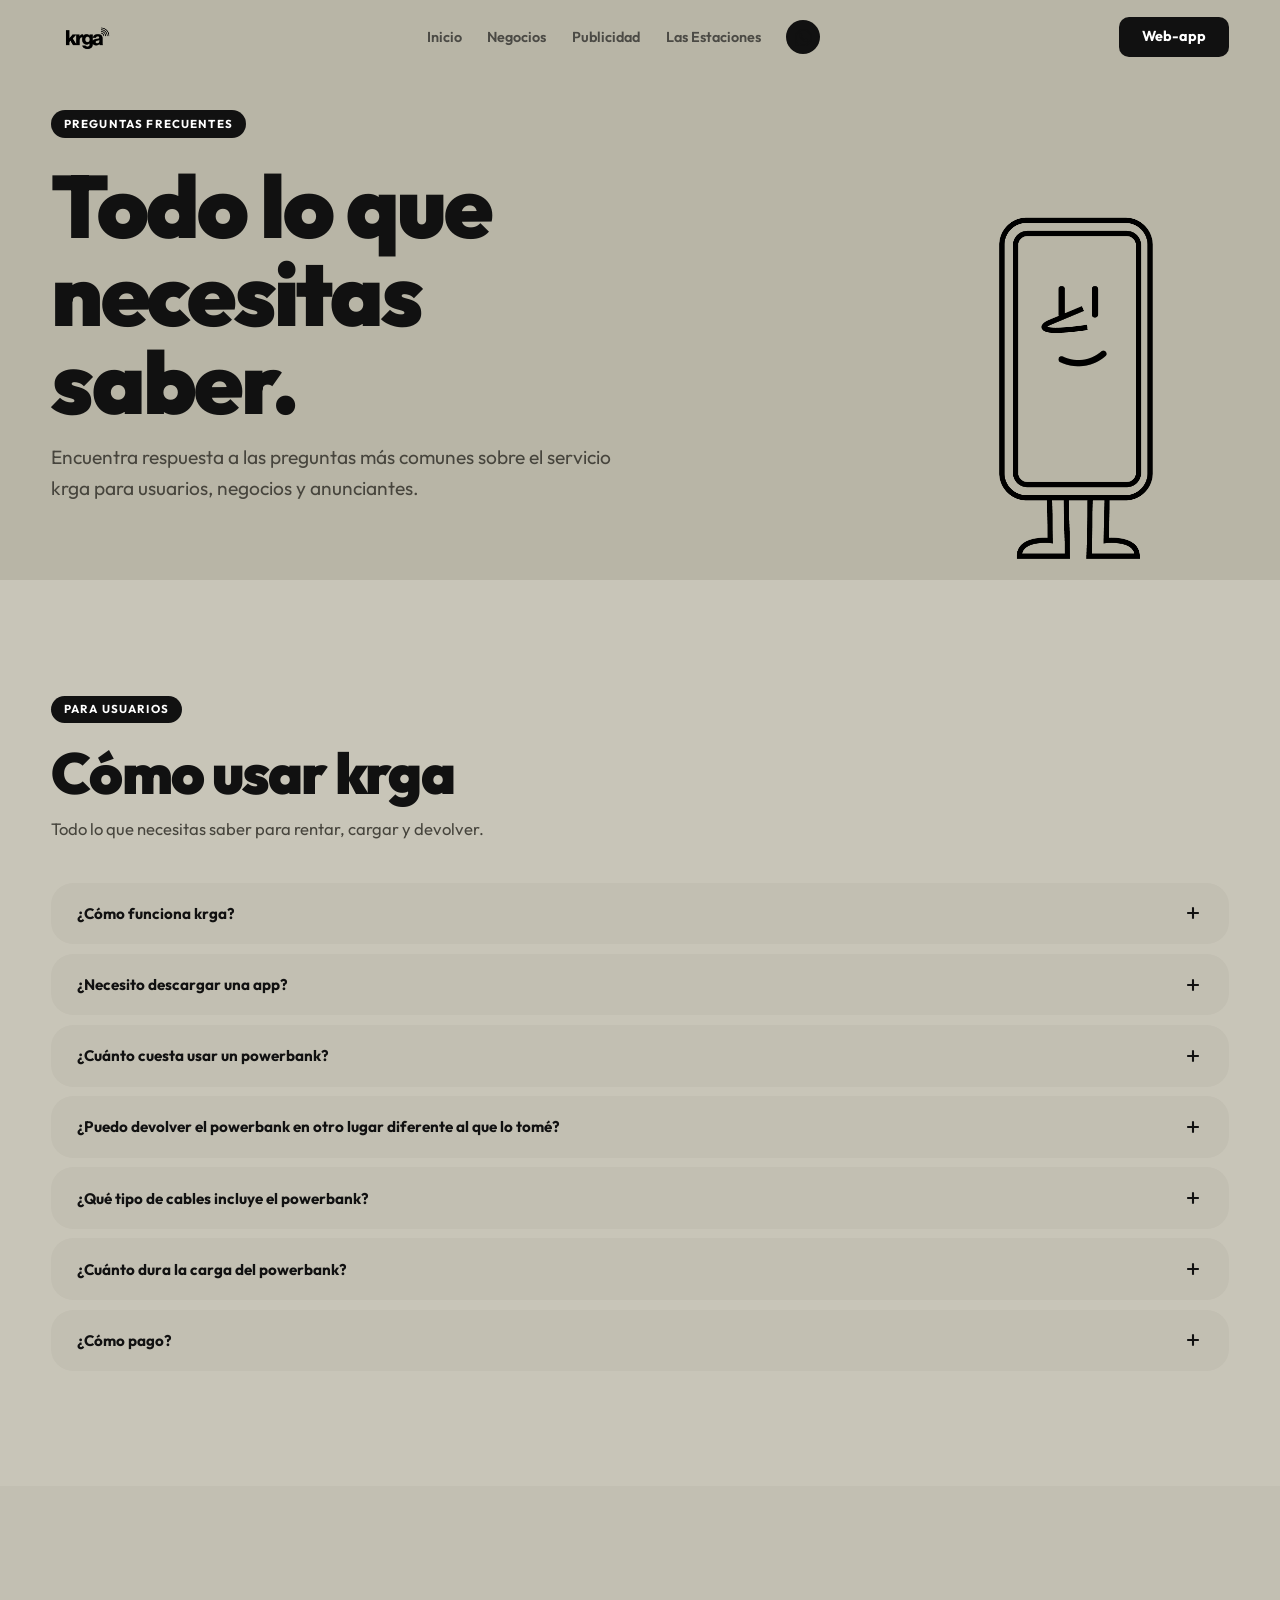
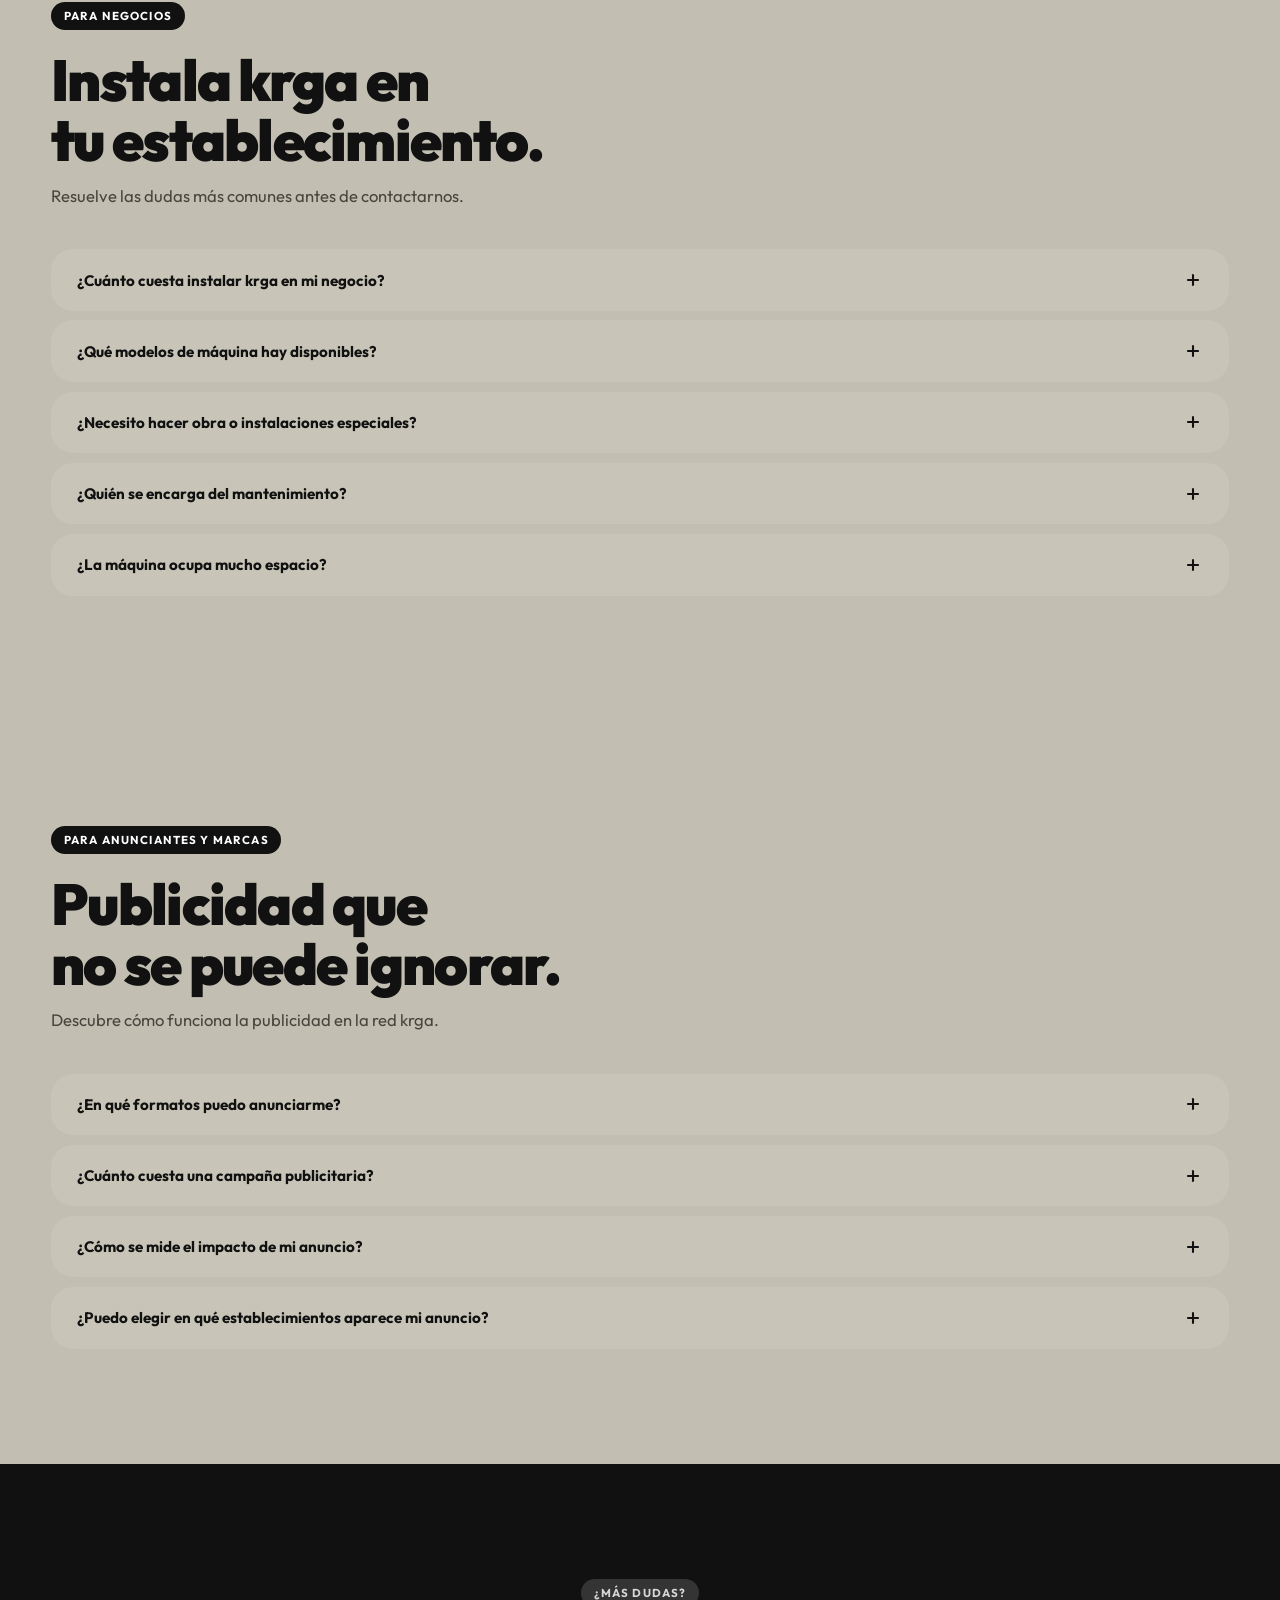
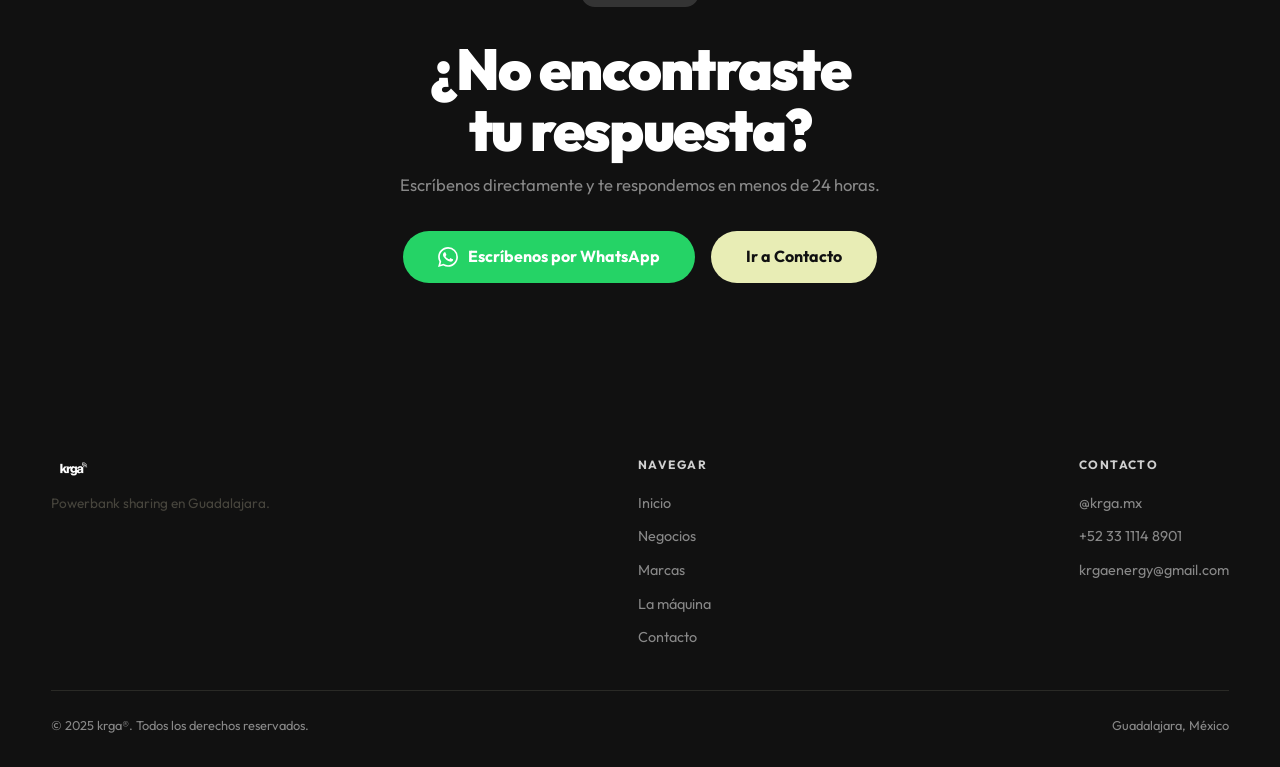
<file: faq.html>
<!DOCTYPE html>
<html lang="es">
<head>
<meta charset="UTF-8">
<meta name="viewport" content="width=device-width, initial-scale=1.0">
<title>krga® — Preguntas Frecuentes</title>
<link rel="stylesheet" href="styles.css">
<style>
/* ─── HERO ─── */
#faq-hero {
  min-height: 52vh;
  background: var(--taupe);
  display: flex; align-items: center;
  padding-top: 110px;
  padding-bottom: 0;
  overflow: hidden;
}
.faq-hero-grid {
  display: grid;
  grid-template-columns: 1fr 1fr;
  gap: var(--gap);
  align-items: flex-end;
  width: 100%;
  padding-bottom: 0;
}
.faq-hero-left {
  padding-bottom: clamp(3rem, 6vw, 5rem);
}
.faq-hero-right {
  display: flex; justify-content: flex-end; align-items: flex-end;
}
.faq-hero-right img {
  height: clamp(220px, 30vw, 400px);
  width: auto;
  object-fit: contain;
  object-position: bottom;
  display: block;
}

/* ─── FAQ SECTIONS ─── */
.faq-section {
  padding: var(--section-pad) 0;
}
.faq-section-taupe { background: var(--taupe-lt); }
.faq-section-black { background: var(--black); }
.faq-section-card  { background: var(--taupe-card); }

.faq-section-black .tag-faq {
  background: rgba(255,255,255,.12);
  color: rgba(255,255,255,.75);
}
.faq-section-black h2 { color: var(--white); }
.faq-section-black .section-lead { color: rgba(255,255,255,.5); }

.faq-section-taupe .tag-faq,
.faq-section-card .tag-faq {
  background: var(--black);
  color: var(--white);
}

.tag-faq {
  display: inline-block;
  padding: 0.4em 1.1em;
  border-radius: 999px;
  font-size: 0.72rem;
  font-weight: 700;
  letter-spacing: 0.1em;
  text-transform: uppercase;
  margin-bottom: 1.25rem;
}

.section-lead {
  font-size: clamp(0.95rem, 1.3vw, 1.1rem);
  color: var(--muted);
  max-width: 48ch;
  margin-top: 0.75rem;
}

/* ─── ACCORDION ─── */
.faq-list {
  display: flex; flex-direction: column; gap: 0.6rem;
  margin-top: 2.5rem;
}

/* Light accordion items */
.faq-item-light {
  background: var(--taupe-card);
  border-radius: var(--r-md);
  overflow: hidden;
}
.faq-section-card .faq-item-light {
  background: var(--taupe-lt);
}

/* Dark accordion items */
.faq-item-dark {
  background: #1E1E1B;
  border-radius: var(--r-md);
  overflow: hidden;
}

/* Shared button styles */
.faq-q-btn {
  width: 100%; text-align: left;
  background: none; border: none; cursor: pointer;
  padding: 1.3rem 1.6rem;
  display: flex; align-items: center; justify-content: space-between;
  gap: 1rem; font-family: inherit;
  font-size: 0.95rem; font-weight: 700;
}
.faq-item-light .faq-q-btn { color: var(--black); }
.faq-item-dark  .faq-q-btn { color: var(--white); }

.faq-q-btn svg { flex-shrink: 0; transition: transform .3s; }
.faq-item-light.open .faq-q-btn svg { transform: rotate(45deg); }
.faq-item-dark.open  .faq-q-btn svg { transform: rotate(45deg); }

.faq-ans {
  max-height: 0; overflow: hidden;
  transition: max-height .38s ease, padding .3s ease;
  font-size: 0.88rem; line-height: 1.75;
  padding: 0 1.6rem;
}
.faq-item-light .faq-ans { color: var(--muted); }
.faq-item-dark  .faq-ans { color: rgba(255,255,255,.55); }
.faq-item-light.open .faq-ans { max-height: 300px; padding: 0 1.6rem 1.4rem; }
.faq-item-dark.open  .faq-ans { max-height: 300px; padding: 0 1.6rem 1.4rem; }

/* ─── CTA BOTTOM ─── */
#faq-cta {
  padding: var(--section-pad) 0;
  background: var(--black);
  text-align: center;
}
#faq-cta h2 { color: var(--white); margin-bottom: 0.75rem; }
#faq-cta p  { color: rgba(255,255,255,.5); margin-bottom: 2rem; }
.cta-buttons { display: flex; gap: 1rem; flex-wrap: wrap; justify-content: center; }

.btn-wa {
  display: inline-flex; align-items: center; gap: 0.6em;
  background: #25D366; color: var(--white);
  padding: 0.85em 2.2em; border-radius: 999px;
  font-weight: 700; font-size: 1rem;
  transition: transform .2s;
}
.btn-wa:hover { transform: scale(1.04); }

@media (max-width: 960px) {
  .faq-hero-grid { grid-template-columns: 1fr; }
  .faq-hero-right { display: none; }
}
</style>
</head>
<body>

<!-- ══ NAVBAR ══ -->
<nav id="nav">
  <div class="container nav-inner">
    <a class="nav-logo" href="index.html">
      <img src="assets/logo-black.png" alt="krga">
    </a>
    <ul class="nav-links">
      <li><a href="index.html">Inicio</a></li>
      <li><a href="establecimientos.html">Negocios</a></li>
      <li><a href="marcas.html">Publicidad</a></li>
      <li><a href="la-maquina.html">Las Estaciones</a></li>
      <li><a href="https://wa.me/523311148901" target="_blank" class="nav-wa" aria-label="WhatsApp"><svg viewBox="0 0 24 24" width="17" height="17" fill="currentColor"><path d="M17.472 14.382c-.297-.149-1.758-.867-2.03-.967-.273-.099-.471-.148-.67.15-.197.297-.767.966-.94 1.164-.173.199-.347.223-.644.075-.297-.15-1.255-.463-2.39-1.475-.883-.788-1.48-1.761-1.653-2.059-.173-.297-.018-.458.13-.606.134-.133.298-.347.446-.52.149-.174.198-.298.298-.497.099-.198.05-.371-.025-.52-.075-.149-.669-1.612-.916-2.207-.242-.579-.487-.5-.669-.51-.173-.008-.371-.01-.57-.01-.198 0-.52.074-.792.372-.272.297-1.04 1.016-1.04 2.479 0 1.462 1.065 2.875 1.213 3.074.149.198 2.096 3.2 5.077 4.487.709.306 1.262.489 1.694.625.712.227 1.36.195 1.871.118.571-.085 1.758-.719 2.006-1.413.248-.694.248-1.289.173-1.413-.074-.124-.272-.198-.57-.347m-5.421 7.403h-.004a9.87 9.87 0 01-5.031-1.378l-.361-.214-3.741.982.998-3.648-.235-.374a9.86 9.86 0 01-1.51-5.26c.001-5.45 4.436-9.884 9.888-9.884 2.64 0 5.122 1.03 6.988 2.898a9.825 9.825 0 012.893 6.994c-.003 5.45-4.437 9.884-9.885 9.884m8.413-18.297A11.815 11.815 0 0012.05 0C5.495 0 .16 5.335.157 11.892c0 2.096.547 4.142 1.588 5.945L.057 24l6.305-1.654a11.882 11.882 0 005.683 1.448h.005c6.554 0 11.89-5.335 11.893-11.893a11.821 11.821 0 00-3.48-8.413z"/></svg></a></li>
    </ul>
    <a href="https://webapp.krga.mx/home/map" target="_blank" class="nav-webapp">Web-app</a>
    <button class="hamburger" id="hamburger" aria-label="Menú">
      <span></span><span></span><span></span>
    </button>
  </div>
</nav>
<div class="mobile-menu" id="mobileMenu">
  <a href="index.html"            onclick="closeMobile()">Inicio</a>
  <a href="establecimientos.html" onclick="closeMobile()">Negocios</a>
  <a href="marcas.html"           onclick="closeMobile()">Publicidad</a>
  <a href="la-maquina.html"       onclick="closeMobile()">Las Estaciones</a>
  <a href="faq.html"              onclick="closeMobile()">FAQ's</a>
  <a href="https://wa.me/523311148901" target="_blank" onclick="closeMobile()">WhatsApp</a>
  <a href="https://webapp.krga.mx/home/map" target="_blank" onclick="closeMobile()" style="background:var(--black);color:#fff;padding:0.6em 2em;border-radius:10px;margin-top:1rem;">Web-app</a>
</div>

<!-- ══ HERO ══ -->
<section id="faq-hero">
  <div class="container">
    <div class="faq-hero-grid">
      <div class="faq-hero-left reveal">
        <span class="tag">Preguntas Frecuentes</span>
        <h1>Todo lo que<br>necesitas saber.</h1>
        <p class="lead" style="margin-top:1rem;">Encuentra respuesta a las preguntas más comunes sobre el servicio krga para usuarios, negocios y anunciantes.</p>
      </div>
      <div class="faq-hero-right">
        <img src="assets/monito-phone.png" alt="Personaje krga con teléfono">
      </div>
    </div>
  </div>
</section>

<!-- ══ SECCIÓN: PARA USUARIOS ══ -->
<section class="faq-section faq-section-taupe">
  <div class="container">
    <div class="reveal">
      <span class="tag-faq">Para usuarios</span>
      <h2>Cómo usar krga</h2>
      <p class="section-lead">Todo lo que necesitas saber para rentar, cargar y devolver.</p>
    </div>
    <div class="faq-list" id="faq-usuarios">

      <div class="faq-item-light reveal">
        <button class="faq-q-btn" data-group="usuarios">
          ¿Cómo funciona krga?
          <svg viewBox="0 0 24 24" width="20" height="20" fill="none" stroke="currentColor" stroke-width="2.5"><line x1="12" y1="5" x2="12" y2="19"/><line x1="5" y1="12" x2="19" y2="12"/></svg>
        </button>
        <div class="faq-ans">Encuentra una estación krga en el lugar donde estás, escanea el QR en la pantalla con la cámara de tu celular, toma el powerbank, cárgalo y devuélvelo en cualquier estación cuando termines.</div>
      </div>

      <div class="faq-item-light reveal">
        <button class="faq-q-btn" data-group="usuarios">
          ¿Necesito descargar una app?
          <svg viewBox="0 0 24 24" width="20" height="20" fill="none" stroke="currentColor" stroke-width="2.5"><line x1="12" y1="5" x2="12" y2="19"/><line x1="5" y1="12" x2="19" y2="12"/></svg>
        </button>
        <div class="faq-ans">No. Todo funciona desde el navegador de tu celular escaneando el QR. Sin descargas, sin registros complicados.</div>
      </div>

      <div class="faq-item-light reveal">
        <button class="faq-q-btn" data-group="usuarios">
          ¿Cuánto cuesta usar un powerbank?
          <svg viewBox="0 0 24 24" width="20" height="20" fill="none" stroke="currentColor" stroke-width="2.5"><line x1="12" y1="5" x2="12" y2="19"/><line x1="5" y1="12" x2="19" y2="12"/></svg>
        </button>
        <div class="faq-ans">Depende del establecimiento. En algunos lugares el tiempo inicial es gratuito. La tarifa estándar es desde $20 MXN por cada 30 minutos. El precio exacto se muestra en la pantalla antes de confirmar.</div>
      </div>

      <div class="faq-item-light reveal">
        <button class="faq-q-btn" data-group="usuarios">
          ¿Puedo devolver el powerbank en otro lugar diferente al que lo tomé?
          <svg viewBox="0 0 24 24" width="20" height="20" fill="none" stroke="currentColor" stroke-width="2.5"><line x1="12" y1="5" x2="12" y2="19"/><line x1="5" y1="12" x2="19" y2="12"/></svg>
        </button>
        <div class="faq-ans">Sí. Puedes devolverlo en cualquier estación krga activa en Guadalajara, no necesariamente donde lo rentaste.</div>
      </div>

      <div class="faq-item-light reveal">
        <button class="faq-q-btn" data-group="usuarios">
          ¿Qué tipo de cables incluye el powerbank?
          <svg viewBox="0 0 24 24" width="20" height="20" fill="none" stroke="currentColor" stroke-width="2.5"><line x1="12" y1="5" x2="12" y2="19"/><line x1="5" y1="12" x2="19" y2="12"/></svg>
        </button>
        <div class="faq-ans">Cada powerbank krga incluye tres cables: Lightning (iPhone), USB-C y Micro-USB. Compatible con prácticamente todos los celulares.</div>
      </div>

      <div class="faq-item-light reveal">
        <button class="faq-q-btn" data-group="usuarios">
          ¿Cuánto dura la carga del powerbank?
          <svg viewBox="0 0 24 24" width="20" height="20" fill="none" stroke="currentColor" stroke-width="2.5"><line x1="12" y1="5" x2="12" y2="19"/><line x1="5" y1="12" x2="19" y2="12"/></svg>
        </button>
        <div class="faq-ans">Nuestros powerbanks tienen capacidad para cargar un celular completo. El tiempo varía según el modelo de tu celular y tu nivel de batería inicial.</div>
      </div>

      <div class="faq-item-light reveal">
        <button class="faq-q-btn" data-group="usuarios">
          ¿Cómo pago?
          <svg viewBox="0 0 24 24" width="20" height="20" fill="none" stroke="currentColor" stroke-width="2.5"><line x1="12" y1="5" x2="12" y2="19"/><line x1="5" y1="12" x2="19" y2="12"/></svg>
        </button>
        <div class="faq-ans">El pago se realiza con tarjeta desde la web-app en tu celular. En establecimientos donde el servicio es gratuito, no necesitas pagar nada.</div>
      </div>

    </div>
  </div>
</section>

<!-- ══ SECCIÓN: PARA NEGOCIOS ══ -->
<section class="faq-section faq-section-card">
  <div class="container">
    <div class="reveal">
      <span class="tag-faq">Para negocios</span>
      <h2>Instala krga en<br>tu establecimiento.</h2>
      <p class="section-lead">Resuelve las dudas más comunes antes de contactarnos.</p>
    </div>
    <div class="faq-list" id="faq-negocios">

      <div class="faq-item-light reveal">
        <button class="faq-q-btn" data-group="negocios">
          ¿Cuánto cuesta instalar krga en mi negocio?
          <svg viewBox="0 0 24 24" width="20" height="20" fill="none" stroke="currentColor" stroke-width="2.5"><line x1="12" y1="5" x2="12" y2="19"/><line x1="5" y1="12" x2="19" y2="12"/></svg>
        </button>
        <div class="faq-ans">Se negocia una renta mensual fija contigo según el modelo de máquina, tu volumen esperado y zona. Contáctanos para una cotización personalizada.</div>
      </div>

      <div class="faq-item-light reveal">
        <button class="faq-q-btn" data-group="negocios">
          ¿Qué modelos de máquina hay disponibles?
          <svg viewBox="0 0 24 24" width="20" height="20" fill="none" stroke="currentColor" stroke-width="2.5"><line x1="12" y1="5" x2="12" y2="19"/><line x1="5" y1="12" x2="19" y2="12"/></svg>
        </button>
        <div class="faq-ans">Tenemos diferentes tipos de máquinas para diferentes espacios: desde estaciones compactas para bares y cafeterías hasta totems de alto tráfico para centros comerciales y hoteles. Consulta la sección "Las Estaciones" para ver las especificaciones.</div>
      </div>

      <div class="faq-item-light reveal">
        <button class="faq-q-btn" data-group="negocios">
          ¿Necesito hacer obra o instalaciones especiales?
          <svg viewBox="0 0 24 24" width="20" height="20" fill="none" stroke="currentColor" stroke-width="2.5"><line x1="12" y1="5" x2="12" y2="19"/><line x1="5" y1="12" x2="19" y2="12"/></svg>
        </button>
        <div class="faq-ans">No. La máquina solo requiere una toma de corriente estándar. Sin cableado especial, sin obra.</div>
      </div>

      <div class="faq-item-light reveal">
        <button class="faq-q-btn" data-group="negocios">
          ¿Quién se encarga del mantenimiento?
          <svg viewBox="0 0 24 24" width="20" height="20" fill="none" stroke="currentColor" stroke-width="2.5"><line x1="12" y1="5" x2="12" y2="19"/><line x1="5" y1="12" x2="19" y2="12"/></svg>
        </button>
        <div class="faq-ans">Nosotros. krga gestiona de forma remota el estado de las máquinas y se encarga del mantenimiento, la recarga de powerbanks y cualquier incidencia.</div>
      </div>

      <div class="faq-item-light reveal">
        <button class="faq-q-btn" data-group="negocios">
          ¿La máquina ocupa mucho espacio?
          <svg viewBox="0 0 24 24" width="20" height="20" fill="none" stroke="currentColor" stroke-width="2.5"><line x1="12" y1="5" x2="12" y2="19"/><line x1="5" y1="12" x2="19" y2="12"/></svg>
        </button>
        <div class="faq-ans">El modelo compacto (SMART) ocupa el espacio de una tablet de sobremesa. El modelo totem (SMART+) requiere algo más de espacio de suelo pero no necesita instalación en pared.</div>
      </div>

    </div>
  </div>
</section>

<!-- ══ SECCIÓN: PARA MARCAS ══ -->
<section class="faq-section faq-section-card">
  <div class="container">
    <div class="reveal">
      <span class="tag-faq">Para anunciantes y marcas</span>
      <h2>Publicidad que<br>no se puede ignorar.</h2>
      <p class="section-lead">Descubre cómo funciona la publicidad en la red krga.</p>
    </div>
    <div class="faq-list" id="faq-marcas">

      <div class="faq-item-light reveal">
        <button class="faq-q-btn" data-group="marcas">
          ¿En qué formatos puedo anunciarme?
          <svg viewBox="0 0 24 24" width="20" height="20" fill="none" stroke="currentColor" stroke-width="2.5"><line x1="12" y1="5" x2="12" y2="19"/><line x1="5" y1="12" x2="19" y2="12"/></svg>
        </button>
        <div class="faq-ans">Disponemos de dos formatos: pantalla SMART de 10.1" horizontal en bares y restaurantes, y pantalla SMART+ de 32" vertical (totem) en centros comerciales y hoteles. Imagen o video en loop.</div>
      </div>

      <div class="faq-item-light reveal">
        <button class="faq-q-btn" data-group="marcas">
          ¿Cuánto cuesta una campaña publicitaria?
          <svg viewBox="0 0 24 24" width="20" height="20" fill="none" stroke="currentColor" stroke-width="2.5"><line x1="12" y1="5" x2="12" y2="19"/><line x1="5" y1="12" x2="19" y2="12"/></svg>
        </button>
        <div class="faq-ans">El costo depende del número de pantallas, ubicaciones y duración de la campaña. Contáctanos para una propuesta personalizada.</div>
      </div>

      <div class="faq-item-light reveal">
        <button class="faq-q-btn" data-group="marcas">
          ¿Cómo se mide el impacto de mi anuncio?
          <svg viewBox="0 0 24 24" width="20" height="20" fill="none" stroke="currentColor" stroke-width="2.5"><line x1="12" y1="5" x2="12" y2="19"/><line x1="5" y1="12" x2="19" y2="12"/></svg>
        </button>
        <div class="faq-ans">Proporcionamos reportes de impresiones por pantalla. Cada interacción con la máquina representa un usuario que estuvo frente a tu anuncio en promedio 3–5 minutos.</div>
      </div>

      <div class="faq-item-light reveal">
        <button class="faq-q-btn" data-group="marcas">
          ¿Puedo elegir en qué establecimientos aparece mi anuncio?
          <svg viewBox="0 0 24 24" width="20" height="20" fill="none" stroke="currentColor" stroke-width="2.5"><line x1="12" y1="5" x2="12" y2="19"/><line x1="5" y1="12" x2="19" y2="12"/></svg>
        </button>
        <div class="faq-ans">Sí. Puedes seleccionar ubicaciones específicas de nuestra red según tu target y zona geográfica.</div>
      </div>

    </div>
  </div>
</section>

<!-- ══ CTA ══ -->
<section id="faq-cta">
  <div class="container">
    <div class="reveal">
      <span class="tag" style="background:rgba(255,255,255,.15);color:rgba(255,255,255,.8);">¿Más dudas?</span>
      <h2 style="margin-top:0.5rem;">¿No encontraste<br>tu respuesta?</h2>
      <p>Escríbenos directamente y te respondemos en menos de 24 horas.</p>
      <div class="cta-buttons">
        <a href="https://wa.me/523311148901" target="_blank" class="btn-wa">
          <svg viewBox="0 0 24 24" width="20" height="20" fill="currentColor"><path d="M17.472 14.382c-.297-.149-1.758-.867-2.03-.967-.273-.099-.471-.148-.67.15-.197.297-.767.966-.94 1.164-.173.199-.347.223-.644.075-.297-.15-1.255-.463-2.39-1.475-.883-.788-1.48-1.761-1.653-2.059-.173-.297-.018-.458.13-.606.134-.133.298-.347.446-.52.149-.174.198-.298.298-.497.099-.198.05-.371-.025-.52-.075-.149-.669-1.612-.916-2.207-.242-.579-.487-.5-.669-.51-.173-.008-.371-.01-.57-.01-.198 0-.52.074-.792.372-.272.297-1.04 1.016-1.04 2.479 0 1.462 1.065 2.875 1.213 3.074.149.198 2.096 3.2 5.077 4.487.709.306 1.262.489 1.694.625.712.227 1.36.195 1.871.118.571-.085 1.758-.719 2.006-1.413.248-.694.248-1.289.173-1.413-.074-.124-.272-.198-.57-.347m-5.421 7.403h-.004a9.87 9.87 0 01-5.031-1.378l-.361-.214-3.741.982.998-3.648-.235-.374a9.86 9.86 0 01-1.51-5.26c.001-5.45 4.436-9.884 9.888-9.884 2.64 0 5.122 1.03 6.988 2.898a9.825 9.825 0 012.893 6.994c-.003 5.45-4.437 9.884-9.885 9.884m8.413-18.297A11.815 11.815 0 0012.05 0C5.495 0 .16 5.335.157 11.892c0 2.096.547 4.142 1.588 5.945L.057 24l6.305-1.654a11.882 11.882 0 005.683 1.448h.005c6.554 0 11.89-5.335 11.893-11.893a11.821 11.821 0 00-3.48-8.413z"/></svg>
          Escríbenos por WhatsApp
        </a>
        <a href="contacto.html" class="btn-primary-lime">Ir a Contacto</a>
      </div>
    </div>
  </div>
</section>

<!-- ─── FOOTER ─── -->
<footer>
  <div class="container">
    <div class="footer-inner">
      <div class="footer-logo">
        <img src="assets/logo-black.png" alt="krga">
        <p>Powerbank sharing en Guadalajara.</p>
      </div>
      <div class="footer-links">
        <h5>Navegar</h5>
        <ul>
          <li><a href="index.html">Inicio</a></li>
          <li><a href="establecimientos.html">Negocios</a></li>
          <li><a href="marcas.html">Marcas</a></li>
          <li><a href="la-maquina.html">La máquina</a></li>
          <li><a href="contacto.html">Contacto</a></li>
        </ul>
      </div>
      <div class="footer-links">
        <h5>Contacto</h5>
        <ul>
          <li><a href="https://instagram.com/krga.mx" target="_blank">@krga.mx</a></li>
          <li><a href="https://wa.me/523311148901" target="_blank">+52 33 1114 8901</a></li>
          <li><a href="mailto:krgaenergy@gmail.com">krgaenergy@gmail.com</a></li>
        </ul>
      </div>
    </div>
    <div class="footer-bottom">
      <span>© 2025 krga®. Todos los derechos reservados.</span>
      <span>Guadalajara, México</span>
    </div>
  </div>
</footer>

<script>
const nav = document.getElementById('nav');
window.addEventListener('scroll', () => nav.classList.toggle('scrolled', window.scrollY > 40));
const hamburger = document.getElementById('hamburger');
const mobileMenu = document.getElementById('mobileMenu');
hamburger.addEventListener('click', () => mobileMenu.classList.toggle('open'));
function closeMobile() { mobileMenu.classList.remove('open'); }

const observer = new IntersectionObserver(entries => {
  entries.forEach(e => { if (e.isIntersecting) e.target.classList.add('visible'); });
}, { threshold: 0.1 });
document.querySelectorAll('.reveal').forEach(el => observer.observe(el));

// Accordion — one open at a time per section group
document.querySelectorAll('.faq-q-btn').forEach(btn => {
  btn.addEventListener('click', () => {
    const item = btn.closest('.faq-item-light, .faq-item-dark');
    const group = btn.dataset.group;
    const isOpen = item.classList.contains('open');
    // Close all in same group
    document.querySelectorAll(`[data-group="${group}"]`).forEach(b => {
      b.closest('.faq-item-light, .faq-item-dark').classList.remove('open');
    });
    if (!isOpen) item.classList.add('open');
  });
});
</script>
</body>
</html>
</file>
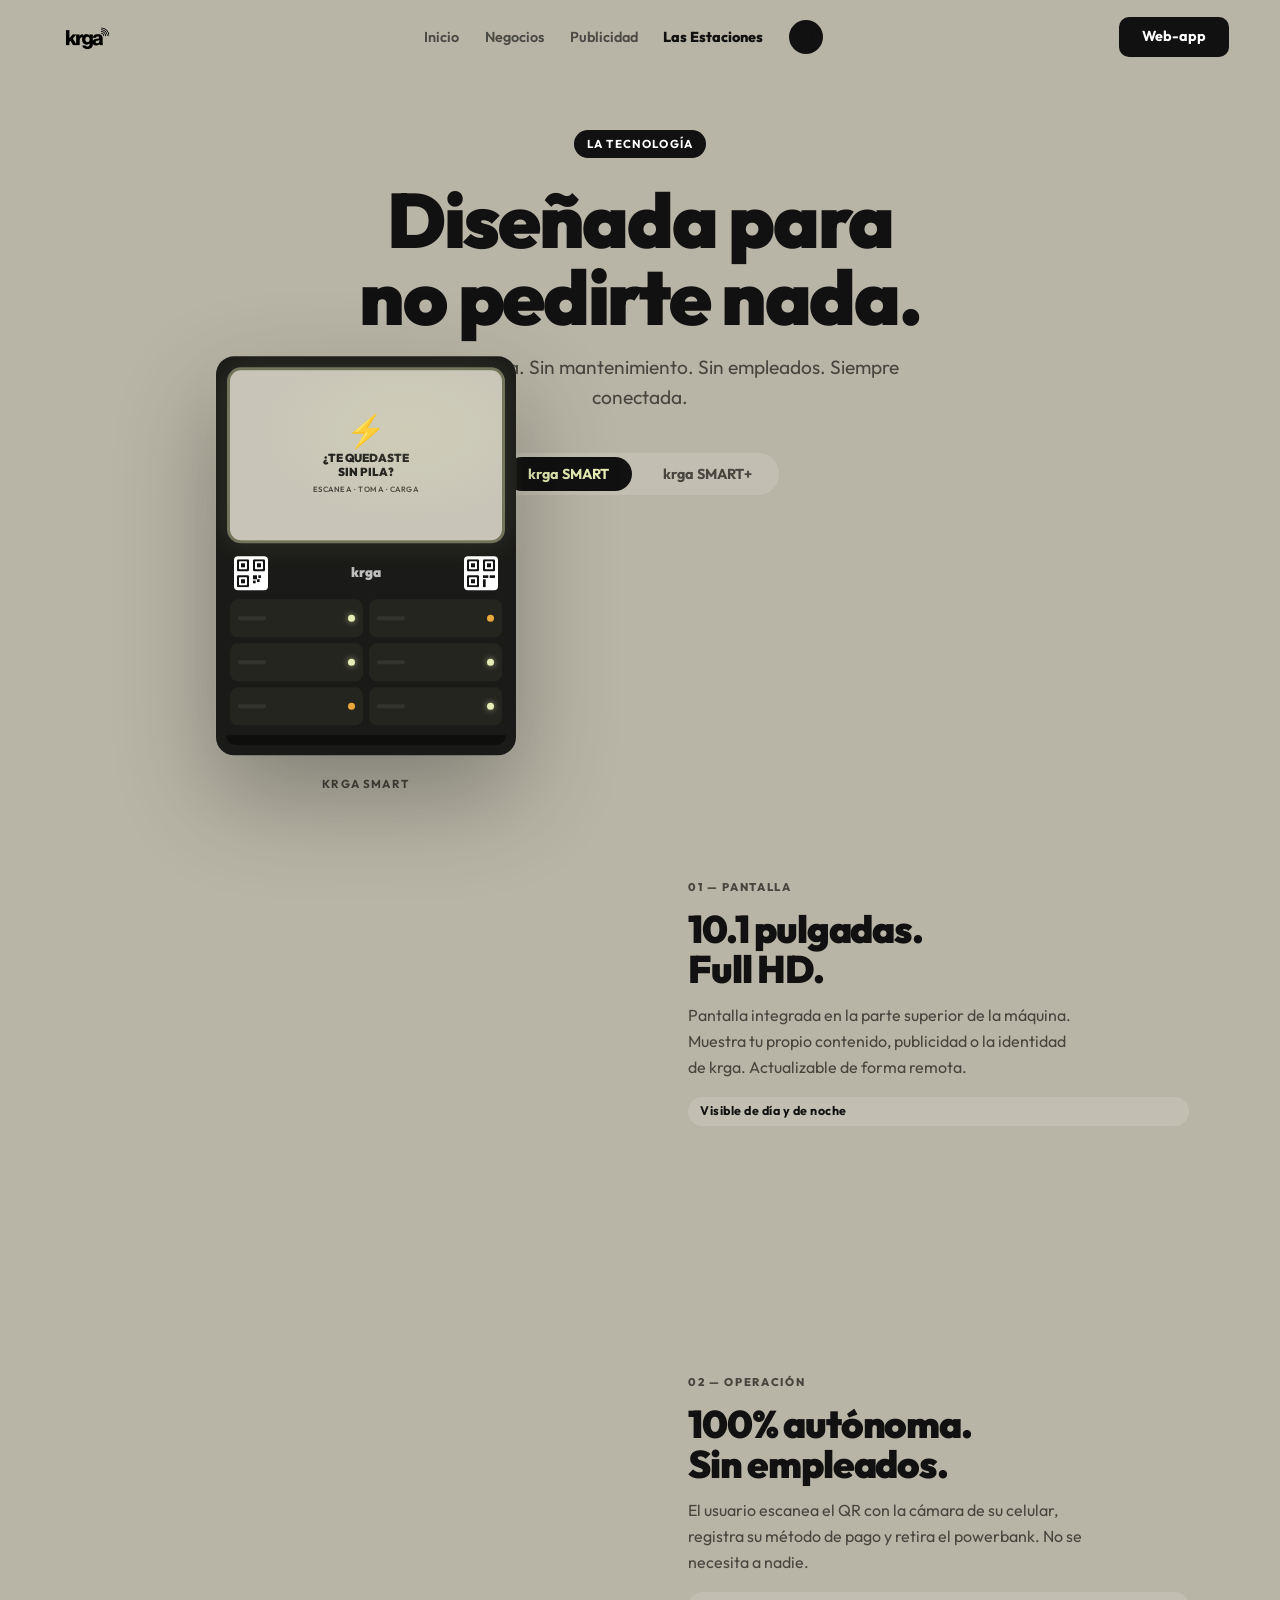
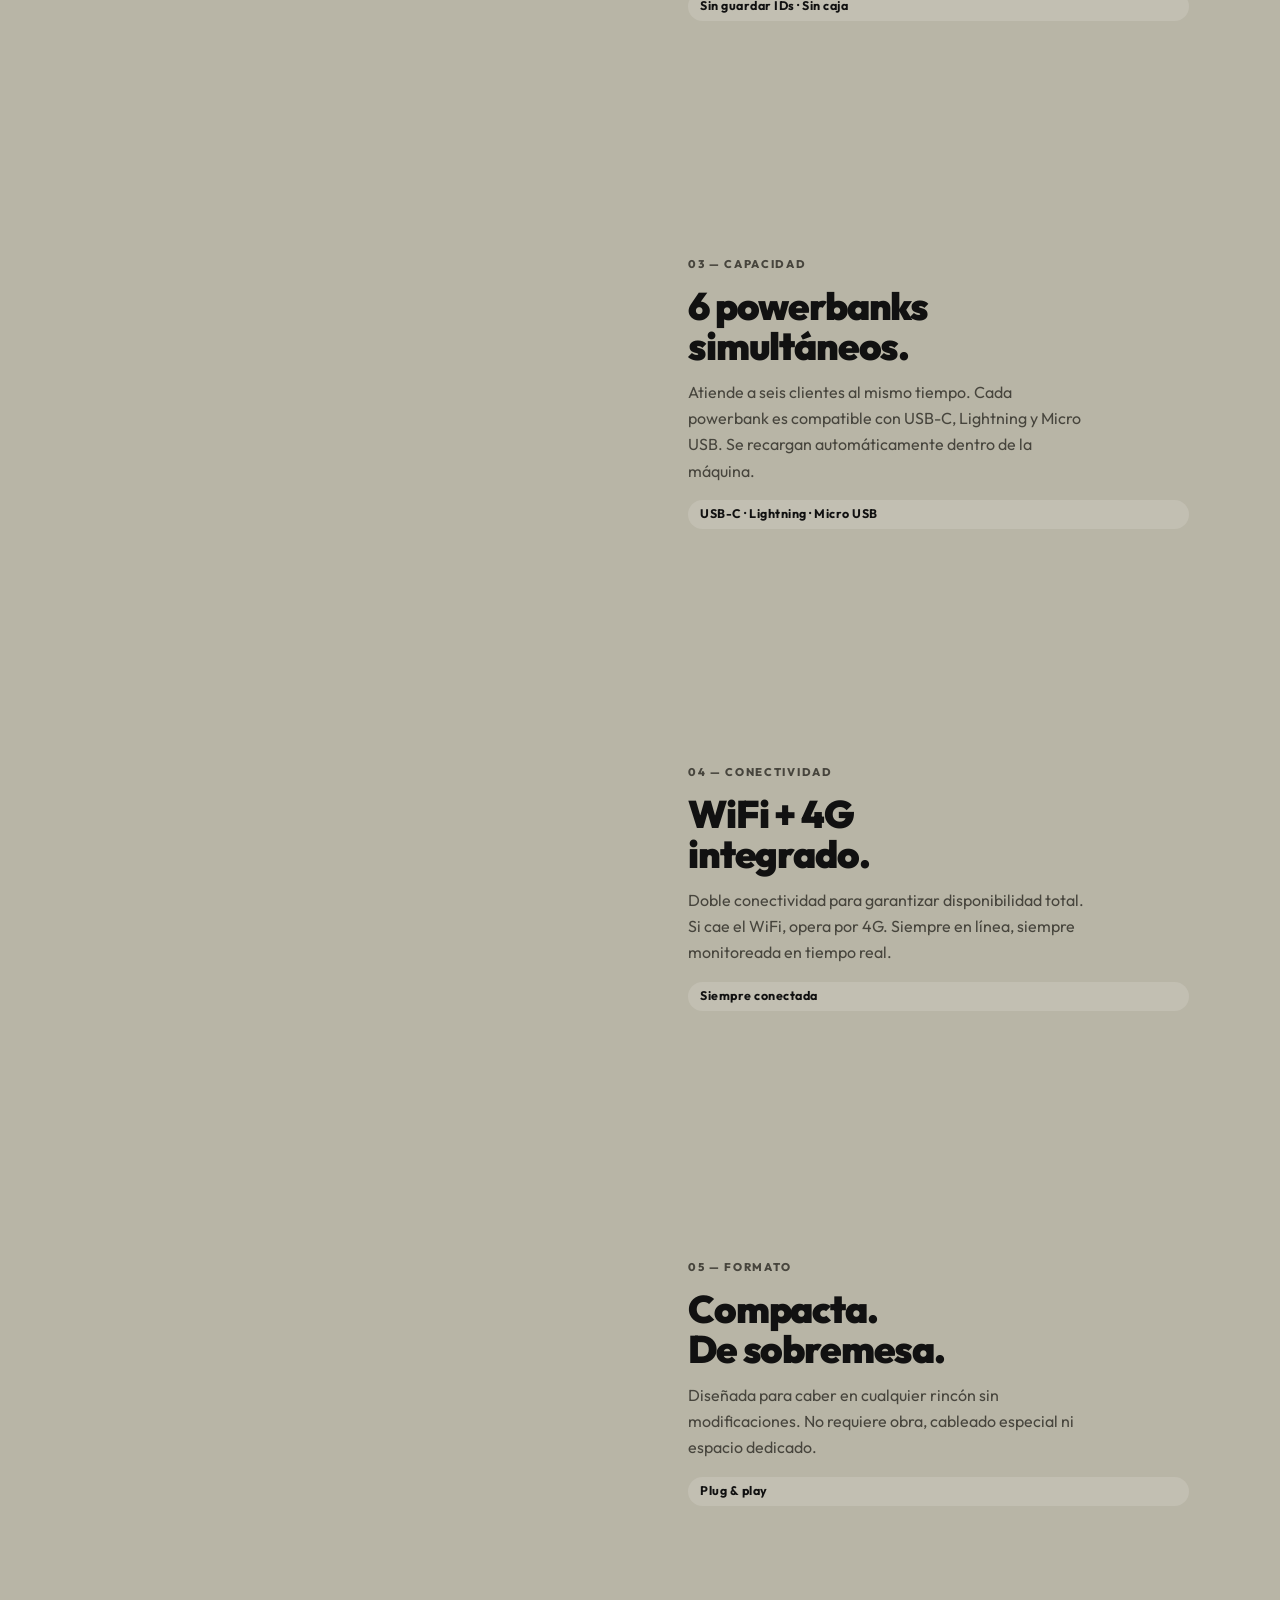
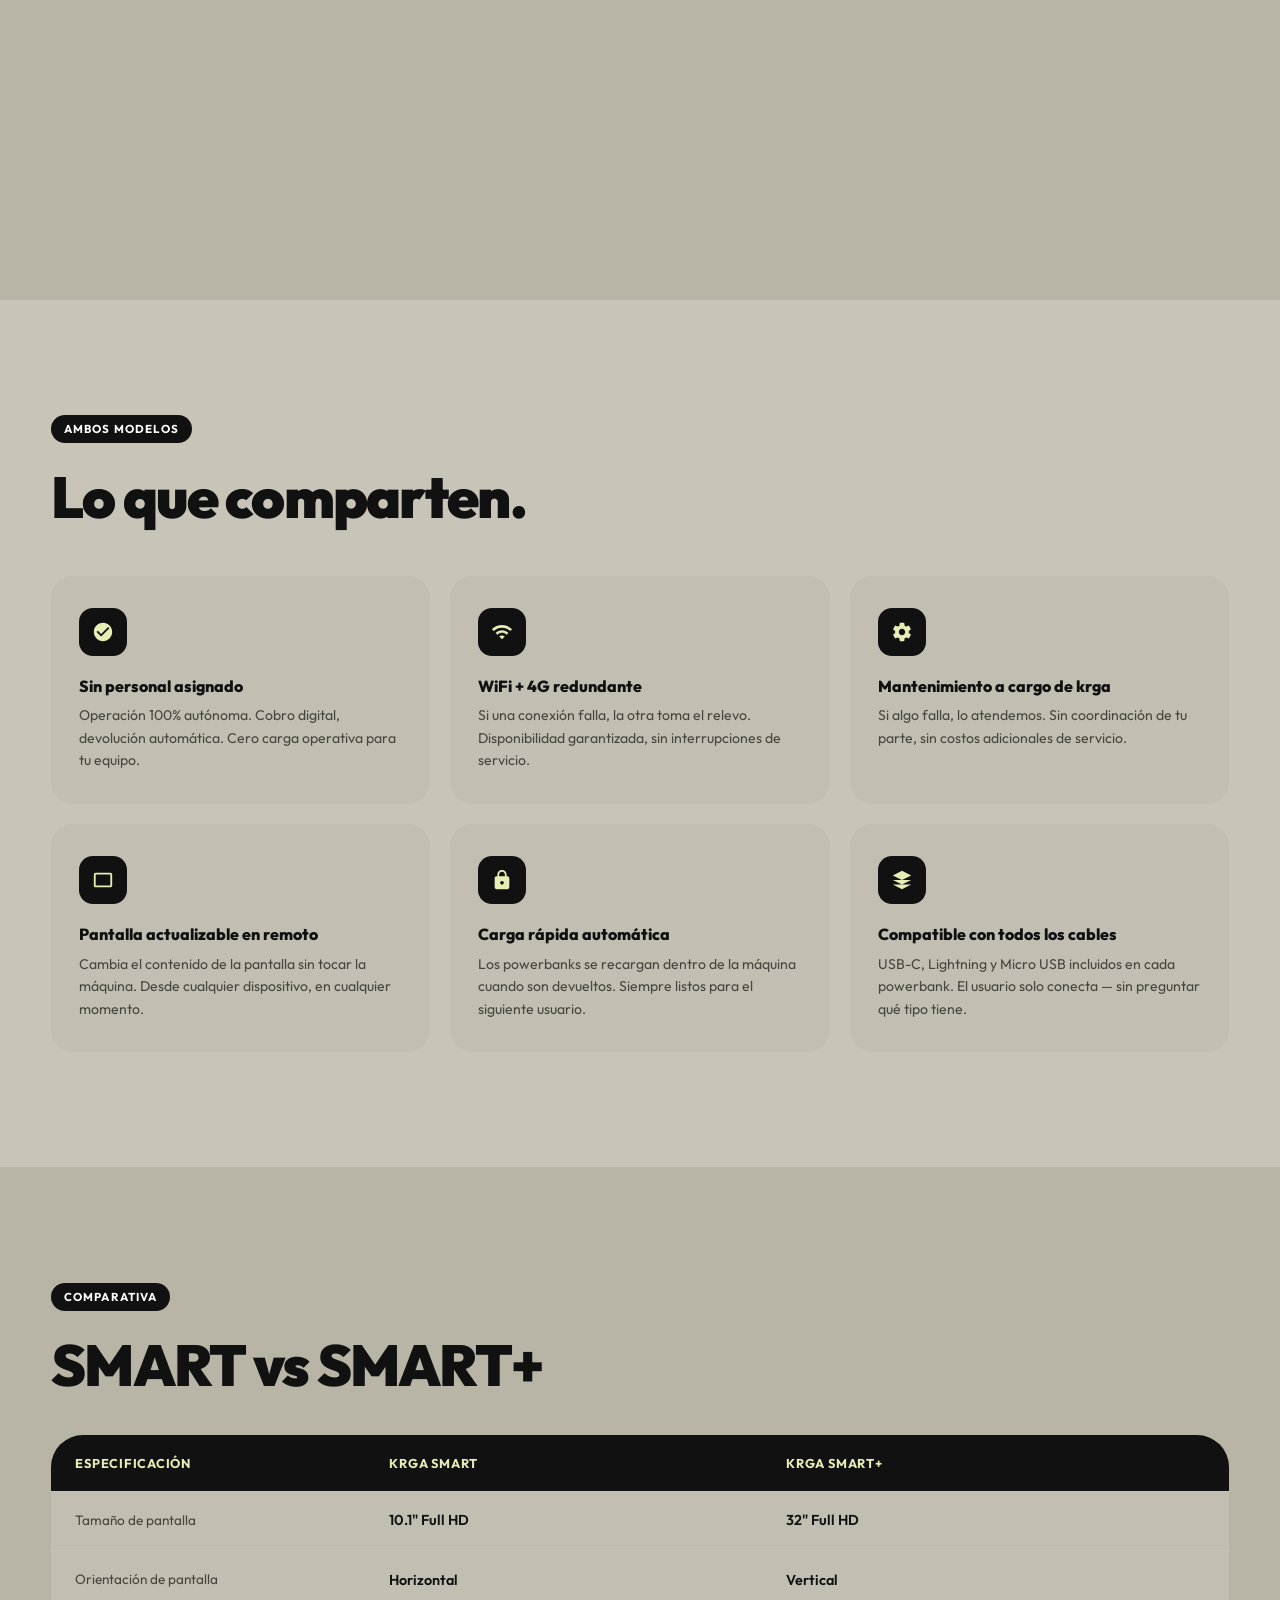
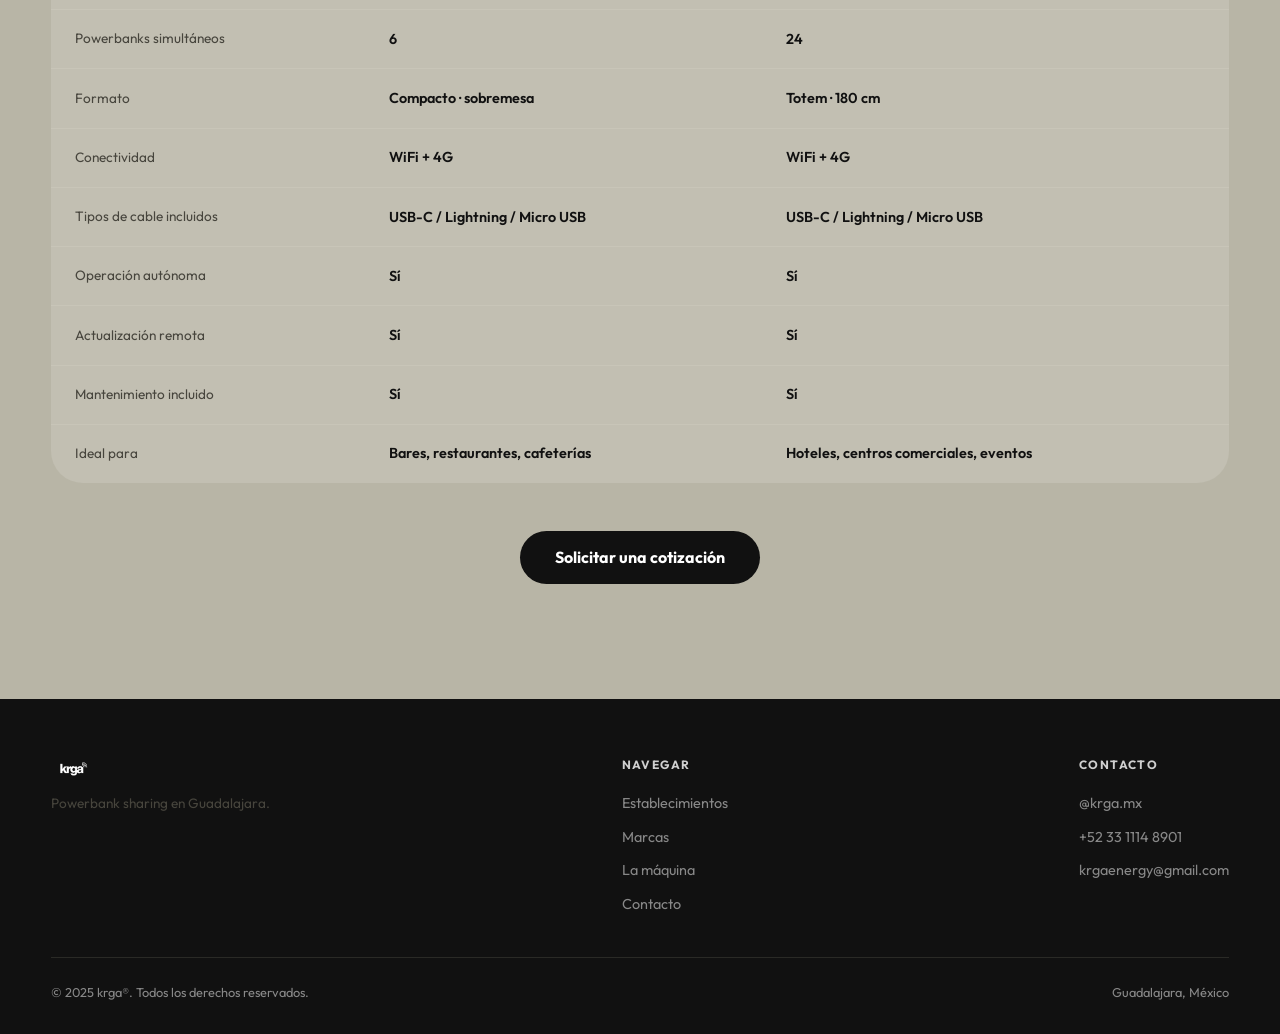
<file: la-maquina.html>
<!DOCTYPE html>
<html lang="es">
<head>
<meta charset="UTF-8">
<meta name="viewport" content="width=device-width, initial-scale=1.0">
<title>krga® — La Máquina</title>
<link rel="stylesheet" href="styles.css">
<style>
/* ─── RESET / BASE ─── */
*, *::before, *::after { box-sizing: border-box; }

/* ─── INTRO ─── */
#maquina-intro {
  padding: 130px 0 80px;
  background: var(--taupe);
  text-align: center;
}
#maquina-intro h1 { font-size: clamp(2.8rem, 6vw, 5.5rem); margin-bottom: 1rem; }
#maquina-intro p { max-width: 44ch; margin: 0 auto; }

/* ─── MODEL SWITCHER ─── */
.model-switcher {
  display: flex; gap: 0.5rem;
  background: var(--taupe-card);
  border-radius: 999px;
  padding: 4px;
  width: fit-content;
  margin: 2.5rem auto 0;
}
.model-btn {
  padding: 0.55em 1.6em;
  border-radius: 999px;
  border: none; background: transparent;
  font-family: inherit; font-size: 0.9rem; font-weight: 700;
  color: var(--muted);
  cursor: pointer;
  transition: background .25s, color .25s;
}
.model-btn.active {
  background: var(--black);
  color: var(--lime);
}

/* ─── APPLE-STYLE SCROLL SHOWCASE ─── */
.machine-showcase {
  background: var(--taupe);
  display: none;
}
.machine-showcase.active { display: block; }

/* sticky machine track */
.showcase-track {
  position: relative;
}
.showcase-inner {
  display: grid;
  grid-template-columns: 1fr 1fr;
  align-items: start;
  max-width: 1200px;
  margin: 0 auto;
  padding: 0 4vw;
}

/* left: sticky machine */
.machine-sticky-wrap {
  position: sticky;
  top: 50vh;
  transform: translateY(-50%);
  display: flex;
  flex-direction: column;
  align-items: center;
  justify-content: center;
  padding: 4rem 0;
}

/* right: scrollable spec steps */
.spec-steps {
  padding: 20vh 0 30vh 3rem;
  display: flex;
  flex-direction: column;
  gap: 0;
}
.spec-step {
  min-height: 55vh;
  display: flex;
  flex-direction: column;
  justify-content: center;
  opacity: 0;
  transform: translateY(30px);
  transition: opacity .6s ease, transform .6s ease;
}
.spec-step.visible {
  opacity: 1;
  transform: translateY(0);
}
.spec-step-num {
  font-size: 0.7rem; font-weight: 800;
  letter-spacing: .15em; text-transform: uppercase;
  color: var(--muted); margin-bottom: 0.75rem;
}
.spec-step h3 {
  font-size: clamp(1.6rem, 3vw, 2.4rem);
  font-weight: 900; letter-spacing: -0.03em;
  line-height: 1.05; color: var(--black);
  margin-bottom: 0.75rem;
}
.spec-step p {
  font-size: 1rem; color: var(--muted);
  max-width: 36ch; line-height: 1.65;
}
.spec-step-tag {
  display: inline-block;
  margin-top: 1rem;
  background: var(--taupe-card);
  border-radius: 999px;
  padding: 0.35em 1em;
  font-size: 0.78rem; font-weight: 700;
  color: var(--black);
  letter-spacing: .04em;
}

/* ─── SMART MACHINE LARGE ILLUSTRATION ─── */
.smart-machine-lg {
  width: 300px;
  background: #1a1a18;
  border-radius: 18px;
  padding: 14px 14px 18px;
  box-shadow: 0 40px 100px rgba(0,0,0,.3), 0 0 0 1px rgba(255,255,255,.05);
  transition: box-shadow .4s ease;
  position: relative;
}
/* screen */
.sml-screen {
  background: #2a2a28;
  border-radius: 11px;
  aspect-ratio: 16/10;
  display: flex; flex-direction: column;
  align-items: center; justify-content: center;
  gap: 0.3rem;
  margin-bottom: 11px;
  position: relative; overflow: hidden;
  transition: background .5s ease, box-shadow .5s ease;
}
.sml-screen.lit {
  background: var(--taupe-lt);
  box-shadow: 0 0 0 3px rgba(232,237,181,.4), 0 0 30px rgba(232,237,181,.15);
}
.sml-screen::before {
  content: '';
  position: absolute; inset: 0;
  background: radial-gradient(ellipse at 65% 35%, rgba(232,237,181,.2) 0%, transparent 60%);
  opacity: 0; transition: opacity .5s;
}
.sml-screen.lit::before { opacity: 1; }
.sml-screen-content {
  opacity: 0; transition: opacity .5s;
  display: flex; flex-direction: column; align-items: center; gap: 0.3rem;
}
.sml-screen.lit .sml-screen-content { opacity: 1; }
.sml-bolt { font-size: 2rem; line-height: 1; }
.sml-text { font-size: 0.72rem; font-weight: 900; color: var(--black); text-align: center; line-height: 1.2; }
.sml-sub { font-size: 0.48rem; font-weight: 600; color: var(--muted); letter-spacing: .07em; text-transform: uppercase; }

/* mid strip */
.sml-mid {
  display: flex; align-items: center; justify-content: space-between;
  padding: 5px 4px 9px; gap: 8px;
  opacity: 0.3; transition: opacity .5s;
}
.sml-mid.lit { opacity: 1; }
.sml-qr { width: 34px; height: 34px; background: #fff; border-radius: 4px; padding: 3px; flex-shrink: 0; }
.sml-logo { font-size: 0.85rem; font-weight: 900; color: rgba(255,255,255,.72); flex: 1; text-align: center; }

/* slots */
.sml-slots {
  display: grid; grid-template-columns: repeat(2, 1fr); gap: 6px;
}
.sml-slot {
  background: #252520; border-radius: 8px; height: 38px;
  position: relative; overflow: hidden;
  transition: background .3s;
}
.sml-slot::before {
  content: ''; position: absolute; top: 50%; left: 8px; transform: translateY(-50%);
  width: 28px; height: 4px; background: #333330; border-radius: 2px;
  transition: background .3s;
}
.sml-slot::after {
  content: ''; position: absolute; top: 50%; right: 8px; transform: translateY(-50%);
  width: 7px; height: 7px; background: #3a3a36; border-radius: 50%;
  transition: background .3s, box-shadow .3s;
}
.sml-slot.on::after { background: var(--lime); box-shadow: 0 0 6px rgba(232,237,181,.6); }
.sml-slot.ch::after { background: #E8A83A; animation: blink 1.8s ease-in-out infinite; }
@keyframes blink { 0%,100%{ opacity:1; } 50%{ opacity:.2; } }
.sml-base { margin: 10px -4px -8px; height: 10px; background: #0e0e0c; border-radius: 0 0 11px 11px; }

/* highlight states for SMART */
.smart-machine-lg.hl-screen .sml-screen { box-shadow: 0 0 0 3px rgba(232,237,181,.5), 0 0 40px rgba(232,237,181,.2); }
.smart-machine-lg.hl-mid .sml-mid { box-shadow: none; }
.smart-machine-lg.hl-slots .sml-slot { background: #2e2e28; }

/* ─── SMART+ MACHINE LARGE ILLUSTRATION ─── */
.splus-machine-lg {
  width: 180px;
  display: flex; flex-direction: column;
}
.spml-sw {
  background: #1a1a18;
  border-radius: 16px 16px 0 0;
  padding: 12px 12px 7px;
  box-shadow: 0 0 0 1px rgba(255,255,255,.05);
  transition: box-shadow .5s;
}
.spml-sw.lit {
  box-shadow: 0 0 0 3px rgba(232,237,181,.4), 0 -10px 40px rgba(232,237,181,.1);
}
.spml-screen {
  background: #2a2a28;
  border-radius: 9px;
  aspect-ratio: 9/14;
  display: flex; flex-direction: column;
  align-items: center; justify-content: center;
  gap: 0.25rem;
  overflow: hidden; position: relative;
  transition: background .5s;
}
.spml-screen.lit { background: var(--taupe-lt); }
.spml-screen::before {
  content: ''; position: absolute; inset: 0;
  background: radial-gradient(ellipse at 60% 30%, rgba(232,237,181,.2) 0%, transparent 60%);
  opacity: 0; transition: opacity .5s;
}
.spml-screen.lit::before { opacity: 1; }
.spml-sc { opacity: 0; transition: opacity .5s; display: flex; flex-direction: column; align-items: center; gap: 0.25rem; }
.spml-screen.lit .spml-sc { opacity: 1; }
.sp-bolt { font-size: 1.5rem; line-height: 1; }
.sp-text { font-size: 0.5rem; font-weight: 900; color: var(--black); text-align: center; line-height: 1.2; }
.sp-sub { font-size: 0.36rem; font-weight: 600; color: var(--muted); letter-spacing: .06em; text-transform: uppercase; }

.spml-body {
  background: #1a1a18;
  border-radius: 0 0 14px 14px;
  padding: 10px 12px 14px;
  box-shadow: 0 30px 80px rgba(0,0,0,.35), 0 0 0 1px rgba(255,255,255,.05);
}
.spml-label {
  display: flex; align-items: center; justify-content: space-between;
  margin-bottom: 8px;
  opacity: .4; transition: opacity .5s;
}
.spml-label.lit { opacity: 1; }
.spml-logo { font-size: 0.7rem; font-weight: 900; color: rgba(255,255,255,.65); }
.spml-tag { font-size: 0.5rem; font-weight: 800; letter-spacing: .08em; text-transform: uppercase; color: var(--lime); background: rgba(255,255,255,.1); padding: 2px 6px; border-radius: 999px; }
.spml-slots {
  display: grid; grid-template-columns: repeat(4, 1fr); gap: 3px;
}
.spml-slot {
  background: #252520; border-radius: 4px; height: 20px;
  position: relative; overflow: hidden;
  transition: background .3s;
}
.spml-slot::after {
  content: ''; position: absolute; bottom: 2px; left: 50%; transform: translateX(-50%);
  width: 5px; height: 5px; background: #3a3a36; border-radius: 50%;
  transition: background .3s, box-shadow .3s;
}
.spml-slot.on::after { background: var(--lime); box-shadow: 0 0 4px rgba(232,237,181,.5); }
.spml-slot.ch::after { background: #E8A83A; animation: blink 2s ease-in-out infinite; }
.spml-base { width: 112%; margin-left: -6%; margin-top: 10px; height: 10px; background: #0e0e0c; border-radius: 0 0 9px 9px; }
.spml-stand { width: 55%; margin: 0 auto; height: 8px; background: #111; border-radius: 0 0 6px 6px; }

/* ─── SHARED FEATURES ─── */
#comunes {
  padding: var(--section-pad) 0;
  background: var(--taupe-lt);
}
.shared-grid {
  display: grid;
  grid-template-columns: repeat(3, 1fr);
  gap: 1.25rem;
  margin-top: 3rem;
}
.shared-card {
  background: var(--taupe-card);
  border-radius: var(--r-md);
  padding: 2rem 1.75rem;
}
.sc-icon-wrap {
  width: 48px; height: 48px;
  background: var(--black);
  border-radius: 14px;
  display: flex; align-items: center; justify-content: center;
  margin-bottom: 1.25rem;
}
.sc-icon-wrap svg { width: 22px; height: 22px; fill: var(--lime); }
.shared-card h3 { font-size: 1rem; font-weight: 800; margin-bottom: 0.5rem; }
.shared-card p { font-size: 0.88rem; color: var(--muted); line-height: 1.6; }

/* ─── SPEC TABLE COMPARISON ─── */
#tabla {
  padding: var(--section-pad) 0;
  background: var(--taupe);
}
.compare-wrap {
  margin-top: 3rem;
  background: var(--taupe-card);
  border-radius: var(--r-lg);
  overflow: hidden;
}
.compare-wrap table { width: 100%; border-collapse: collapse; }
.compare-wrap th, .compare-wrap td {
  padding: 1.1rem 1.5rem;
  font-size: 0.9rem;
  border-bottom: 1px solid var(--taupe-lt);
  text-align: left;
}
.compare-wrap tr:last-child td { border-bottom: none; }
.compare-wrap thead th { background: var(--black); color: var(--lime); font-weight: 700; font-size: 0.8rem; letter-spacing: .06em; text-transform: uppercase; }
.compare-wrap td:first-child { color: var(--muted); font-size: 0.85rem; }
.compare-wrap td:not(:first-child) { font-weight: 600; color: var(--black); }
.check { color: #4CAF50; font-weight: 800; }

/* MOBILE */
@media (max-width: 960px) {
  .showcase-inner { grid-template-columns: 1fr; }
  .machine-sticky-wrap { position: relative; top: auto; transform: none; padding: 2rem 0 1rem; }
  .spec-steps { padding: 2rem 0; gap: 2.5rem; }
  .spec-step { min-height: auto; opacity: 1; transform: none; }
  .shared-grid { grid-template-columns: 1fr 1fr; }
}
@media (max-width: 560px) {
  .shared-grid { grid-template-columns: 1fr; }
  .compare-wrap th, .compare-wrap td { padding: .75rem 1rem; font-size: .8rem; }
}
</style>
</head>
<body>

<nav id="nav">
  <div class="container nav-inner">
    <a class="nav-logo" href="index.html"><img src="assets/logo-black.png" alt="krga"></a>
    <ul class="nav-links">
      <li><a href="index.html">Inicio</a></li>
      <li><a href="establecimientos.html">Negocios</a></li>
      <li><a href="marcas.html">Publicidad</a></li>
      <li><a href="la-maquina.html" style="opacity:1;font-weight:800;">Las Estaciones</a></li>
      <li><a href="https://wa.me/523311148901" target="_blank" class="nav-wa" aria-label="WhatsApp"><svg viewBox="0 0 24 24" width="17" height="17" fill="currentColor"><path d="M17.472 14.382c-.297-.149-1.758-.867-2.03-.967-.273-.099-.471-.148-.67.15-.197.297-.767.966-.94 1.164-.173.199-.347.223-.644.075-.297-.15-1.255-.463-2.39-1.475-.883-.788-1.48-1.761-1.653-2.059-.173-.297-.018-.458.13-.606.134-.133.298-.347.446-.52.149-.174.198-.298.298-.497.099-.198.05-.371-.025-.52-.075-.149-.669-1.612-.916-2.207-.242-.579-.487-.5-.669-.51-.173-.008-.371-.01-.57-.01-.198 0-.52.074-.792.372-.272.297-1.04 1.016-1.04 2.479 0 1.462 1.065 2.875 1.213 3.074.149.198 2.096 3.2 5.077 4.487.709.306 1.262.489 1.694.625.712.227 1.36.195 1.871.118.571-.085 1.758-.719 2.006-1.413.248-.694.248-1.289.173-1.413-.074-.124-.272-.198-.57-.347m-5.421 7.403h-.004a9.87 9.87 0 01-5.031-1.378l-.361-.214-3.741.982.998-3.648-.235-.374a9.86 9.86 0 01-1.51-5.26c.001-5.45 4.436-9.884 9.888-9.884 2.64 0 5.122 1.03 6.988 2.898a9.825 9.825 0 012.893 6.994c-.003 5.45-4.437 9.884-9.885 9.884m8.413-18.297A11.815 11.815 0 0012.05 0C5.495 0 .16 5.335.157 11.892c0 2.096.547 4.142 1.588 5.945L.057 24l6.305-1.654a11.882 11.882 0 005.683 1.448h.005c6.554 0 11.89-5.335 11.893-11.893a11.821 11.821 0 00-3.48-8.413z"/></svg></a></li>
    </ul>
    <a href="https://webapp.krga.mx/home/map" target="_blank" class="nav-webapp">Web-app</a>
    <button class="hamburger" id="hamburger" aria-label="Menú"><span></span><span></span><span></span></button>
  </div>
</nav>
<div class="mobile-menu" id="mobileMenu">
  <a href="index.html"            onclick="closeMobile()">Inicio</a>
  <a href="establecimientos.html" onclick="closeMobile()">Negocios</a>
  <a href="marcas.html"           onclick="closeMobile()">Publicidad</a>
  <a href="la-maquina.html"       onclick="closeMobile()">Las Estaciones</a>
  <a href="faq.html"              onclick="closeMobile()">FAQ's</a>
  <a href="https://wa.me/523311148901" target="_blank" onclick="closeMobile()">WhatsApp</a>
  <a href="https://webapp.krga.mx/home/map" target="_blank" onclick="closeMobile()" style="background:var(--black);color:#fff;padding:0.6em 2em;border-radius:10px;margin-top:1rem;">Web-app</a>
</div>

<!-- INTRO -->
<section id="maquina-intro">
  <div class="container">
    <div class="reveal">
      <span class="tag">La tecnología</span>
      <h1>Diseñada para<br>no pedirte nada.</h1>
      <p class="lead">100% autónoma. Sin mantenimiento. Sin empleados. Siempre conectada.</p>
    </div>
    <div class="model-switcher reveal">
      <button class="model-btn active" data-model="smart">krga SMART</button>
      <button class="model-btn" data-model="smartplus">krga SMART+</button>
    </div>
  </div>
</section>

<!-- ══ SMART SHOWCASE ══ -->
<div class="machine-showcase active" id="showcase-smart">
  <div class="showcase-track">
    <div class="showcase-inner">

      <!-- STICKY MACHINE -->
      <div class="machine-sticky-wrap">
        <div class="smart-machine-lg" id="smart-machine">
          <div class="sml-screen" id="smart-screen">
            <div class="sml-screen-content">
              <div class="sml-bolt">⚡</div>
              <div class="sml-text">¿TE QUEDASTE<br>SIN PILA?</div>
              <div class="sml-sub">Escanea · Toma · Carga</div>
            </div>
          </div>
          <div class="sml-mid" id="smart-mid">
            <div class="sml-qr">
              <svg viewBox="0 0 21 21" width="28" height="28">
                <rect x="0" y="0" width="9" height="9" fill="#111" rx="1"/><rect x="1.5" y="1.5" width="6" height="6" fill="#fff" rx=".5"/><rect x="3" y="3" width="3" height="3" fill="#111"/>
                <rect x="12" y="0" width="9" height="9" fill="#111" rx="1"/><rect x="13.5" y="1.5" width="6" height="6" fill="#fff" rx=".5"/><rect x="15" y="3" width="3" height="3" fill="#111"/>
                <rect x="0" y="12" width="9" height="9" fill="#111" rx="1"/><rect x="1.5" y="13.5" width="6" height="6" fill="#fff" rx=".5"/><rect x="3" y="15" width="3" height="3" fill="#111"/>
                <rect x="12" y="12" width="3" height="3" fill="#111"/><rect x="16" y="12" width="2" height="2" fill="#111"/><rect x="12" y="16" width="2" height="2" fill="#111"/><rect x="15" y="15" width="2" height="2" fill="#111"/>
              </svg>
            </div>
            <div class="sml-logo">krga</div>
            <div class="sml-qr">
              <svg viewBox="0 0 21 21" width="28" height="28">
                <rect x="0" y="0" width="9" height="9" fill="#111" rx="1"/><rect x="1.5" y="1.5" width="6" height="6" fill="#fff" rx=".5"/><rect x="3" y="3" width="3" height="3" fill="#111"/>
                <rect x="12" y="0" width="9" height="9" fill="#111" rx="1"/><rect x="13.5" y="1.5" width="6" height="6" fill="#fff" rx=".5"/><rect x="15" y="3" width="3" height="3" fill="#111"/>
                <rect x="0" y="12" width="9" height="9" fill="#111" rx="1"/><rect x="1.5" y="13.5" width="6" height="6" fill="#fff" rx=".5"/><rect x="3" y="15" width="3" height="3" fill="#111"/>
                <rect x="12" y="12" width="4" height="2" fill="#111"/><rect x="17" y="12" width="4" height="2" fill="#111"/><rect x="12" y="15" width="2" height="6" fill="#111"/>
              </svg>
            </div>
          </div>
          <div class="sml-slots" id="smart-slots">
            <div class="sml-slot" id="s0"></div>
            <div class="sml-slot" id="s1"></div>
            <div class="sml-slot" id="s2"></div>
            <div class="sml-slot" id="s3"></div>
            <div class="sml-slot" id="s4"></div>
            <div class="sml-slot" id="s5"></div>
          </div>
          <div class="sml-base"></div>
        </div>
        <p id="smart-caption" style="font-size:.72rem;font-weight:700;letter-spacing:.1em;text-transform:uppercase;color:var(--muted);margin-top:1.25rem;transition:opacity .4s;">krga SMART</p>
      </div>

      <!-- SPEC STEPS -->
      <div class="spec-steps">
        <div class="spec-step" data-highlight="screen" data-machine="smart">
          <div class="spec-step-num">01 — Pantalla</div>
          <h3>10.1 pulgadas.<br>Full HD.</h3>
          <p>Pantalla integrada en la parte superior de la máquina. Muestra tu propio contenido, publicidad o la identidad de krga. Actualizable de forma remota.</p>
          <span class="spec-step-tag">Visible de día y de noche</span>
        </div>
        <div class="spec-step" data-highlight="mid" data-machine="smart">
          <div class="spec-step-num">02 — Operación</div>
          <h3>100% autónoma.<br>Sin empleados.</h3>
          <p>El usuario escanea el QR con la cámara de su celular, registra su método de pago y retira el powerbank. No se necesita a nadie.</p>
          <span class="spec-step-tag">Sin guardar IDs · Sin caja</span>
        </div>
        <div class="spec-step" data-highlight="slots" data-machine="smart">
          <div class="spec-step-num">03 — Capacidad</div>
          <h3>6 powerbanks<br>simultáneos.</h3>
          <p>Atiende a seis clientes al mismo tiempo. Cada powerbank es compatible con USB-C, Lightning y Micro USB. Se recargan automáticamente dentro de la máquina.</p>
          <span class="spec-step-tag">USB-C · Lightning · Micro USB</span>
        </div>
        <div class="spec-step" data-highlight="body" data-machine="smart">
          <div class="spec-step-num">04 — Conectividad</div>
          <h3>WiFi + 4G<br>integrado.</h3>
          <p>Doble conectividad para garantizar disponibilidad total. Si cae el WiFi, opera por 4G. Siempre en línea, siempre monitoreada en tiempo real.</p>
          <span class="spec-step-tag">Siempre conectada</span>
        </div>
        <div class="spec-step" data-highlight="full" data-machine="smart">
          <div class="spec-step-num">05 — Formato</div>
          <h3>Compacta.<br>De sobremesa.</h3>
          <p>Diseñada para caber en cualquier rincón sin modificaciones. No requiere obra, cableado especial ni espacio dedicado.</p>
          <span class="spec-step-tag">Plug & play</span>
        </div>
      </div>

    </div>
  </div>
</div>

<!-- ══ SMART+ SHOWCASE ══ -->
<div class="machine-showcase" id="showcase-smartplus">
  <div class="showcase-track">
    <div class="showcase-inner">

      <!-- STICKY MACHINE -->
      <div class="machine-sticky-wrap">
        <div class="splus-machine-lg" id="splus-machine">
          <div class="spml-sw" id="splus-sw">
            <div class="spml-screen" id="splus-screen">
              <div class="spml-sc">
                <div class="sp-bolt">⚡</div>
                <div class="sp-text">¿TE QUEDASTE<br>SIN PILA?</div>
                <div class="sp-sub">SMART+</div>
              </div>
            </div>
          </div>
          <div class="spml-body">
            <div class="spml-label" id="splus-label">
              <span class="spml-logo">krga</span>
              <span class="spml-tag">SMART+</span>
            </div>
            <div class="spml-slots" id="splus-slots">
              <div class="spml-slot" id="sp0"></div><div class="spml-slot" id="sp1"></div><div class="spml-slot" id="sp2"></div><div class="spml-slot" id="sp3"></div>
              <div class="spml-slot" id="sp4"></div><div class="spml-slot" id="sp5"></div><div class="spml-slot" id="sp6"></div><div class="spml-slot" id="sp7"></div>
              <div class="spml-slot" id="sp8"></div><div class="spml-slot" id="sp9"></div><div class="spml-slot" id="sp10"></div><div class="spml-slot" id="sp11"></div>
              <div class="spml-slot" id="sp12"></div><div class="spml-slot" id="sp13"></div><div class="spml-slot" id="sp14"></div><div class="spml-slot" id="sp15"></div>
              <div class="spml-slot" id="sp16"></div><div class="spml-slot" id="sp17"></div><div class="spml-slot" id="sp18"></div><div class="spml-slot" id="sp19"></div>
              <div class="spml-slot" id="sp20"></div><div class="spml-slot" id="sp21"></div><div class="spml-slot" id="sp22"></div><div class="spml-slot" id="sp23"></div>
            </div>
            <div class="spml-base"></div>
          </div>
          <div class="spml-stand"></div>
        </div>
        <p id="splus-caption" style="font-size:.72rem;font-weight:700;letter-spacing:.1em;text-transform:uppercase;color:var(--muted);margin-top:1.25rem;">krga SMART+</p>
      </div>

      <!-- SPEC STEPS -->
      <div class="spec-steps">
        <div class="spec-step" data-highlight="screen" data-machine="splus">
          <div class="spec-step-num">01 — Pantalla</div>
          <h3>32 pulgadas.<br>Presencia total.</h3>
          <p>Una pantalla vertical de 32 pulgadas Full HD. Imposible ignorar. Ideal para espacios de alto tráfico donde la visibilidad importa.</p>
          <span class="spec-step-tag">Vertical · 32" Full HD</span>
        </div>
        <div class="spec-step" data-highlight="mid" data-machine="splus">
          <div class="spec-step-num">02 — Operación</div>
          <h3>Autónoma.<br>Sin operador.</h3>
          <p>Gestión completa desde la app. El usuario registra su pago, toma su powerbank y lo devuelve sin que nadie intervenga.</p>
          <span class="spec-step-tag">100% autónoma</span>
        </div>
        <div class="spec-step" data-highlight="slots" data-machine="splus">
          <div class="spec-step-num">03 — Capacidad</div>
          <h3>24 powerbanks<br>simultáneos.</h3>
          <p>Diseñada para espacios de alto volumen. Centros comerciales, hoteles, eventos. 24 personas cargando al mismo tiempo.</p>
          <span class="spec-step-tag">USB-C · Lightning · Micro USB</span>
        </div>
        <div class="spec-step" data-highlight="body" data-machine="splus">
          <div class="spec-step-num">04 — Conectividad</div>
          <h3>WiFi + 4G.<br>Siempre en línea.</h3>
          <p>Doble conectividad redundante. Actualizaciones de contenido y monitoreo en tiempo real desde cualquier lugar.</p>
          <span class="spec-step-tag">Monitoreo remoto 24/7</span>
        </div>
        <div class="spec-step" data-highlight="full" data-machine="splus">
          <div class="spec-step-num">05 — Formato</div>
          <h3>Totem de 180 cm.<br>Diseño sin cables.</h3>
          <p>Un totem independiente que no requiere obra ni cableado especial. Se instala en minutos y opera solo desde el primer día.</p>
          <span class="spec-step-tag">180 cm · Independiente</span>
        </div>
      </div>

    </div>
  </div>
</div>

<!-- ══ CARACTERÍSTICAS COMUNES ══ -->
<section id="comunes">
  <div class="container">
    <div class="reveal">
      <span class="tag">Ambos modelos</span>
      <h2>Lo que comparten.</h2>
    </div>
    <div class="shared-grid">
      <div class="shared-card reveal">
        <div class="sc-icon-wrap"><svg viewBox="0 0 24 24"><path d="M12 2C6.48 2 2 6.48 2 12s4.48 10 10 10 10-4.48 10-10S17.52 2 12 2zm-2 15l-5-5 1.41-1.41L10 14.17l7.59-7.59L19 8l-9 9z"/></svg></div>
        <h3>Sin personal asignado</h3>
        <p>Operación 100% autónoma. Cobro digital, devolución automática. Cero carga operativa para tu equipo.</p>
      </div>
      <div class="shared-card reveal" style="transition-delay:.06s;">
        <div class="sc-icon-wrap"><svg viewBox="0 0 24 24"><path d="M1 9l2 2c4.97-4.97 13.03-4.97 18 0l2-2C16.93 2.93 7.08 2.93 1 9zm8 8l3 3 3-3c-1.65-1.66-4.34-1.66-6 0zm-4-4l2 2c2.76-2.76 7.24-2.76 10 0l2-2C15.14 9.14 8.87 9.14 5 13z"/></svg></div>
        <h3>WiFi + 4G redundante</h3>
        <p>Si una conexión falla, la otra toma el relevo. Disponibilidad garantizada, sin interrupciones de servicio.</p>
      </div>
      <div class="shared-card reveal" style="transition-delay:.12s;">
        <div class="sc-icon-wrap"><svg viewBox="0 0 24 24"><path d="M19.43 12.98c.04-.32.07-.64.07-.98s-.03-.66-.07-.98l2.11-1.65c.19-.15.24-.42.12-.64l-2-3.46c-.12-.22-.39-.3-.61-.22l-2.49 1c-.52-.4-1.08-.73-1.69-.98l-.38-2.65C14.46 2.18 14.25 2 14 2h-4c-.25 0-.46.18-.49.42l-.38 2.65c-.61.25-1.17.59-1.69.98l-2.49-1c-.23-.09-.49 0-.61.22l-2 3.46c-.13.22-.07.49.12.64l2.11 1.65c-.04.32-.07.65-.07.98s.03.66.07.98l-2.11 1.65c-.19.15-.24.42-.12.64l2 3.46c.12.22.39.3.61.22l2.49-1c.52.4 1.08.73 1.69.98l.38 2.65c.03.24.24.42.49.42h4c.25 0 .46-.18.49-.42l.38-2.65c.61-.25 1.17-.59 1.69-.98l2.49 1c.23.09.49 0 .61-.22l2-3.46c.12-.22.07-.49-.12-.64l-2.11-1.65zM12 15.5c-1.93 0-3.5-1.57-3.5-3.5s1.57-3.5 3.5-3.5 3.5 1.57 3.5 3.5-1.57 3.5-3.5 3.5z"/></svg></div>
        <h3>Mantenimiento a cargo de krga</h3>
        <p>Si algo falla, lo atendemos. Sin coordinación de tu parte, sin costos adicionales de servicio.</p>
      </div>
      <div class="shared-card reveal" style="transition-delay:.18s;">
        <div class="sc-icon-wrap"><svg viewBox="0 0 24 24"><path d="M20 4H4c-1.1 0-2 .9-2 2v12c0 1.1.9 2 2 2h16c1.1 0 2-.9 2-2V6c0-1.1-.9-2-2-2zm0 14H4V6h16v12z"/></svg></div>
        <h3>Pantalla actualizable en remoto</h3>
        <p>Cambia el contenido de la pantalla sin tocar la máquina. Desde cualquier dispositivo, en cualquier momento.</p>
      </div>
      <div class="shared-card reveal" style="transition-delay:.24s;">
        <div class="sc-icon-wrap"><svg viewBox="0 0 24 24"><path d="M18 8h-1V6c0-2.76-2.24-5-5-5S7 3.24 7 6v2H6c-1.1 0-2 .9-2 2v10c0 1.1.9 2 2 2h12c1.1 0 2-.9 2-2V10c0-1.1-.9-2-2-2zm-6 9c-1.1 0-2-.9-2-2s.9-2 2-2 2 .9 2 2-.9 2-2 2zm3.1-9H8.9V6c0-1.71 1.39-3.1 3.1-3.1 1.71 0 3.1 1.39 3.1 3.1v2z"/></svg></div>
        <h3>Carga rápida automática</h3>
        <p>Los powerbanks se recargan dentro de la máquina cuando son devueltos. Siempre listos para el siguiente usuario.</p>
      </div>
      <div class="shared-card reveal" style="transition-delay:.3s;">
        <div class="sc-icon-wrap"><svg viewBox="0 0 24 24"><path d="M12 2L2 7l10 5 10-5-10-5zM2 17l10 5 10-5M2 12l10 5 10-5"/></svg></div>
        <h3>Compatible con todos los cables</h3>
        <p>USB-C, Lightning y Micro USB incluidos en cada powerbank. El usuario solo conecta — sin preguntar qué tipo tiene.</p>
      </div>
    </div>
  </div>
</section>

<!-- ══ TABLA COMPARATIVA ══ -->
<section id="tabla">
  <div class="container">
    <div class="reveal">
      <span class="tag">Comparativa</span>
      <h2>SMART vs SMART+</h2>
    </div>
    <div class="compare-wrap reveal" style="margin-top:2.5rem;">
      <table>
        <thead>
          <tr>
            <th>Especificación</th>
            <th>krga SMART</th>
            <th>krga SMART+</th>
          </tr>
        </thead>
        <tbody>
          <tr><td>Tamaño de pantalla</td><td>10.1" Full HD</td><td>32" Full HD</td></tr>
          <tr><td>Orientación de pantalla</td><td>Horizontal</td><td>Vertical</td></tr>
          <tr><td>Powerbanks simultáneos</td><td>6</td><td>24</td></tr>
          <tr><td>Formato</td><td>Compacto · sobremesa</td><td>Totem · 180 cm</td></tr>
          <tr><td>Conectividad</td><td>WiFi + 4G</td><td>WiFi + 4G</td></tr>
          <tr><td>Tipos de cable incluidos</td><td>USB-C / Lightning / Micro USB</td><td>USB-C / Lightning / Micro USB</td></tr>
          <tr><td>Operación autónoma</td><td class="check">Sí</td><td class="check">Sí</td></tr>
          <tr><td>Actualización remota</td><td class="check">Sí</td><td class="check">Sí</td></tr>
          <tr><td>Mantenimiento incluido</td><td class="check">Sí</td><td class="check">Sí</td></tr>
          <tr><td>Ideal para</td><td>Bares, restaurantes, cafeterías</td><td>Hoteles, centros comerciales, eventos</td></tr>
        </tbody>
      </table>
    </div>
    <div style="text-align:center;margin-top:3rem;" class="reveal">
      <a href="contacto.html" class="btn-primary">Solicitar una cotización</a>
    </div>
  </div>
</section>

<footer>
  <div class="container">
    <div class="footer-inner">
      <div class="footer-logo"><img src="assets/logo-black.png" alt="krga"><p>Powerbank sharing en Guadalajara.</p></div>
      <div class="footer-links">
        <h5>Navegar</h5>
        <ul>
          <li><a href="establecimientos.html">Establecimientos</a></li>
          <li><a href="marcas.html">Marcas</a></li>
          <li><a href="la-maquina.html">La máquina</a></li>
          <li><a href="contacto.html">Contacto</a></li>
        </ul>
      </div>
      <div class="footer-links">
        <h5>Contacto</h5>
        <ul>
          <li><a href="https://instagram.com/krga.mx" target="_blank">@krga.mx</a></li>
          <li><a href="https://wa.me/523311148901" target="_blank">+52 33 1114 8901</a></li>
          <li><a href="mailto:krgaenergy@gmail.com">krgaenergy@gmail.com</a></li>
        </ul>
      </div>
    </div>
    <div class="footer-bottom">
      <span>© 2025 krga®. Todos los derechos reservados.</span>
      <span>Guadalajara, México</span>
    </div>
  </div>
</footer>

<script>
// ── NAV ──
const nav = document.getElementById('nav');
window.addEventListener('scroll', () => nav.classList.toggle('scrolled', window.scrollY > 40));
document.getElementById('hamburger').addEventListener('click', () => document.getElementById('mobileMenu').classList.toggle('open'));
function closeMobile() { document.getElementById('mobileMenu').classList.remove('open'); }

// ── REVEAL ──
const revealObs = new IntersectionObserver(entries => {
  entries.forEach(e => { if (e.isIntersecting) e.target.classList.add('visible'); });
}, { threshold: 0.1 });
document.querySelectorAll('.reveal').forEach(el => revealObs.observe(el));

// ── MODEL SWITCHER ──
document.querySelectorAll('.model-btn').forEach(btn => {
  btn.addEventListener('click', () => {
    document.querySelectorAll('.model-btn').forEach(b => b.classList.remove('active'));
    btn.classList.add('active');
    const model = btn.dataset.model;
    document.querySelectorAll('.machine-showcase').forEach(s => s.classList.remove('active'));
    document.getElementById('showcase-' + model).classList.add('active');
    // reset machine states
    resetMachine(model);
    // scroll to showcase
    document.getElementById('showcase-' + model).scrollIntoView({ behavior: 'smooth', block: 'start' });
  });
});

// ── SMART MACHINE HIGHLIGHT STATES ──
function setSmartState(highlight) {
  const screen = document.getElementById('smart-screen');
  const mid = document.getElementById('smart-mid');
  const slots = document.querySelectorAll('#smart-slots .sml-slot');

  // reset
  screen.classList.remove('lit');
  mid.classList.remove('lit');
  slots.forEach(s => { s.classList.remove('on','ch'); });

  if (highlight === 'screen') {
    screen.classList.add('lit');
  } else if (highlight === 'mid') {
    screen.classList.add('lit');
    mid.classList.add('lit');
  } else if (highlight === 'slots') {
    screen.classList.add('lit');
    mid.classList.add('lit');
    const states = ['on','ch','on','','ch','on'];
    slots.forEach((s,i) => { if(states[i]) s.classList.add(states[i]); });
  } else if (highlight === 'body' || highlight === 'full') {
    screen.classList.add('lit');
    mid.classList.add('lit');
    const states = ['on','ch','on','on','ch','on'];
    slots.forEach((s,i) => { if(states[i]) s.classList.add(states[i]); });
  }
}

// ── SMART+ MACHINE HIGHLIGHT STATES ──
function setSplusState(highlight) {
  const sw = document.getElementById('splus-sw');
  const screen = document.getElementById('splus-screen');
  const label = document.getElementById('splus-label');
  const slots = document.querySelectorAll('#splus-slots .spml-slot');

  sw.classList.remove('lit');
  screen.classList.remove('lit');
  label.classList.remove('lit');
  slots.forEach(s => s.classList.remove('on','ch'));

  if (highlight === 'screen') {
    sw.classList.add('lit');
    screen.classList.add('lit');
  } else if (highlight === 'mid') {
    sw.classList.add('lit');
    screen.classList.add('lit');
    label.classList.add('lit');
  } else if (highlight === 'slots') {
    sw.classList.add('lit');
    screen.classList.add('lit');
    label.classList.add('lit');
    const pattern = ['on','ch','on','','','on','ch','on','on','','on','ch','ch','on','','on','on','ch','on','','','on','ch','on'];
    slots.forEach((s,i) => { if(pattern[i]) s.classList.add(pattern[i]); });
  } else if (highlight === 'body' || highlight === 'full') {
    sw.classList.add('lit');
    screen.classList.add('lit');
    label.classList.add('lit');
    const pattern = ['on','ch','on','on','on','on','ch','on','on','ch','on','on','ch','on','on','on','on','ch','on','on','on','on','ch','on'];
    slots.forEach((s,i) => { if(pattern[i]) s.classList.add(pattern[i]); });
  }
}

function resetMachine(model) {
  if (model === 'smart') setSmartState('');
  else setSplusState('');
}

// ── SCROLLYTELLING ──
const stepObs = new IntersectionObserver(entries => {
  entries.forEach(entry => {
    if (entry.isIntersecting) {
      const step = entry.target;
      step.classList.add('visible');
      const highlight = step.dataset.highlight;
      const machine = step.dataset.machine;
      if (machine === 'smart') setSmartState(highlight);
      else if (machine === 'splus') setSplusState(highlight);
    }
  });
}, {
  threshold: 0.55,
  rootMargin: '-10% 0px -10% 0px'
});

document.querySelectorAll('.spec-step').forEach(el => stepObs.observe(el));
</script>
</body>
</html>
</file>
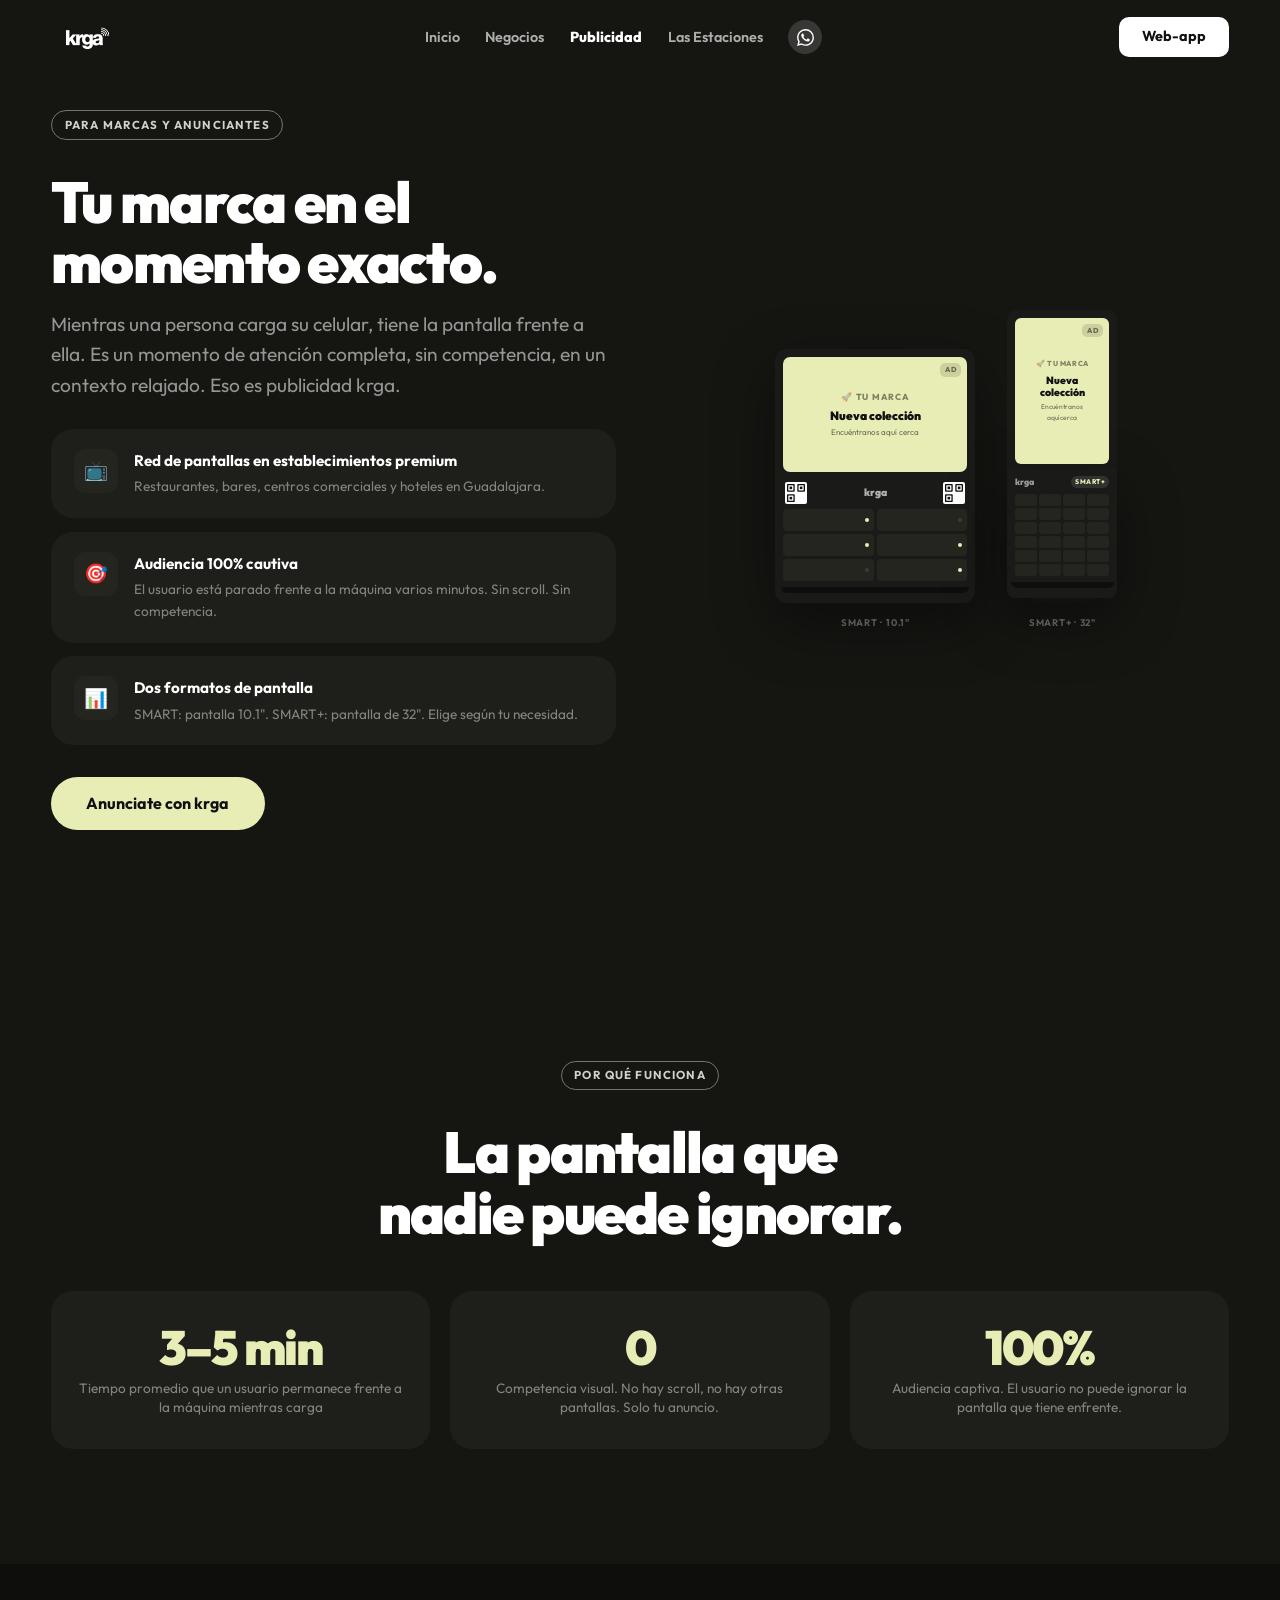
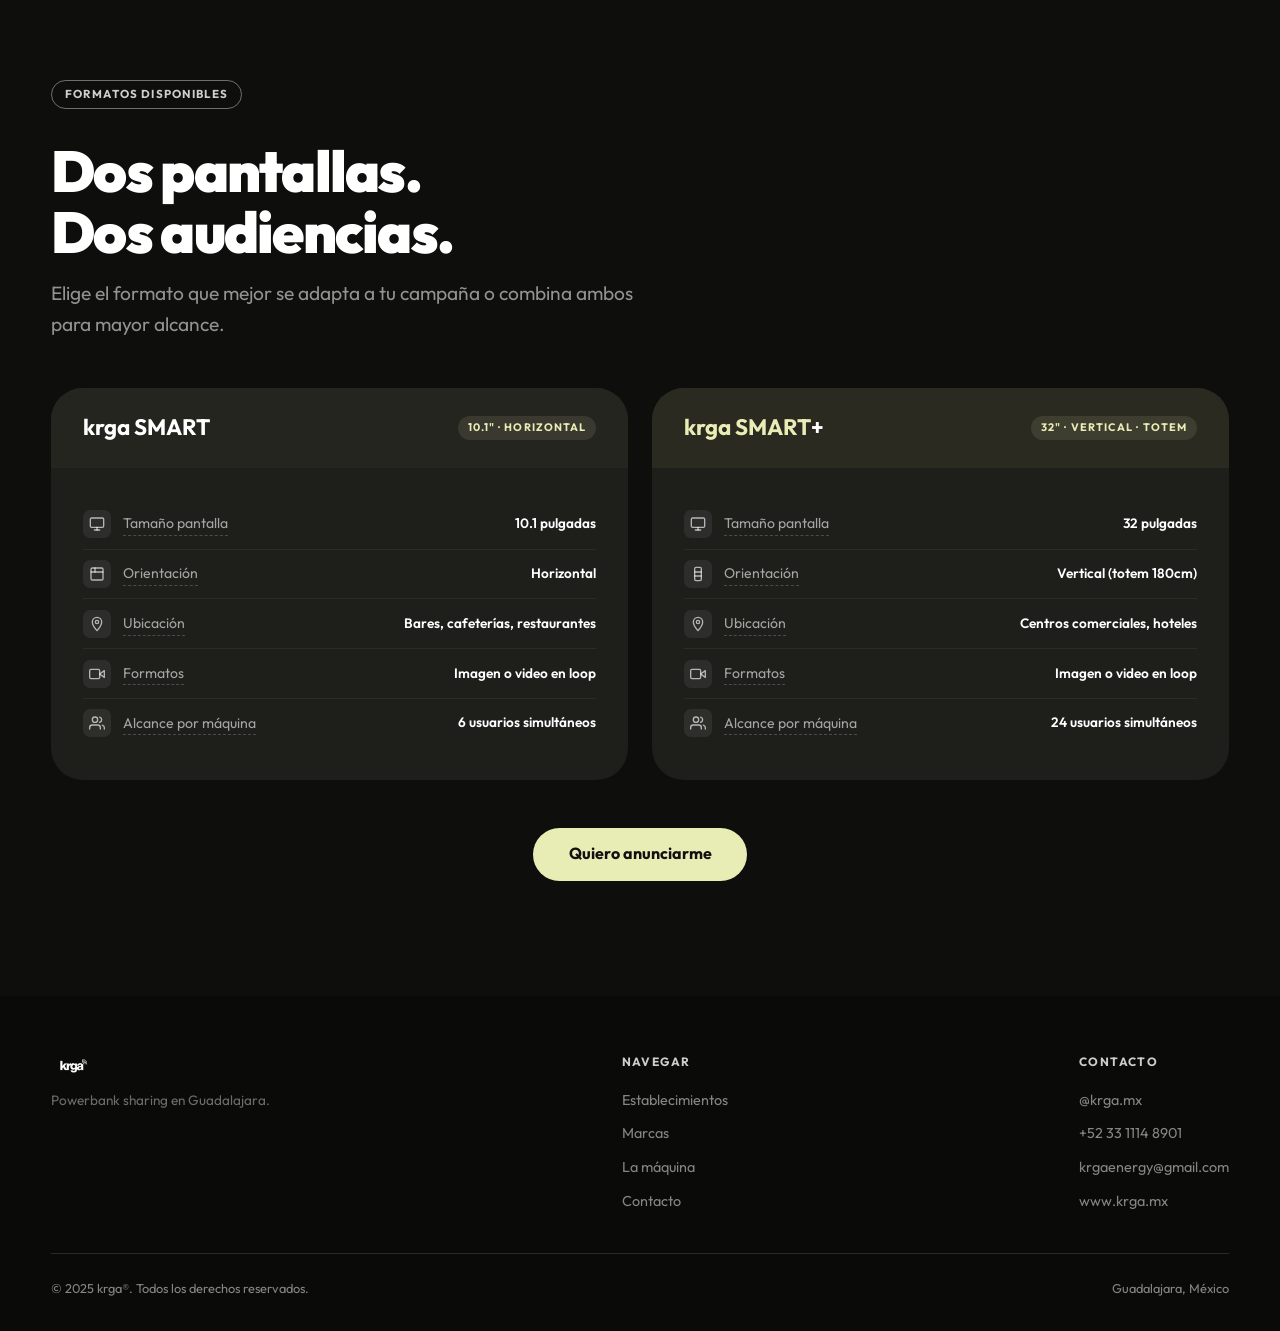
<file: marcas.html>
<!DOCTYPE html>
<html lang="es">
<head>
<meta charset="UTF-8">
<meta name="viewport" content="width=device-width, initial-scale=1.0">
<title>krga® — Marcas y Anunciantes</title>
<link rel="stylesheet" href="styles.css">
<style>
body { background: var(--dark-bg); color: var(--white); }

#nav { background: transparent; }
#nav.scrolled { background: rgba(21,21,18,.92) !important; backdrop-filter: blur(16px); box-shadow: 0 2px 24px rgba(0,0,0,.2); }
.nav-links a { color: var(--white) !important; }
.nav-cta { background: var(--white) !important; color: var(--black) !important; }
.hamburger span { background: var(--white) !important; }
.mobile-menu { background: var(--dark-bg) !important; }
.mobile-menu a { color: var(--white) !important; }

#hero-marcas {
  min-height: 100dvh;
  display: flex; align-items: center;
  padding-top: 110px;
  padding-bottom: var(--section-pad);
  background: var(--dark-bg);
}
.two-col { display: grid; grid-template-columns: 1fr 1fr; gap: var(--gap); align-items: center; }
h2 { color: var(--white); }
.lead { color: rgba(255,255,255,.55); }

.benefits-list { display: flex; flex-direction: column; gap: 0.85rem; margin-top: 1.75rem; }
.benefit-dark {
  display: flex; align-items: flex-start; gap: 1rem;
  background: #1E1E1B;
  border-radius: var(--r-md);
  padding: 1.25rem 1.4rem;
}
.benefit-dark-icon {
  width: 44px; height: 44px;
  background: #252520;
  border-radius: 12px;
  display: flex; align-items: center; justify-content: center;
  font-size: 1.2rem; flex-shrink: 0;
}
.benefit-dark h4 { font-size: 0.95rem; font-weight: 700; color: var(--white); margin-bottom: 0.2rem; }
.benefit-dark p { font-size: 0.85rem; color: rgba(255,255,255,.45); }

/* ─── MACHINES SIDE BY SIDE WITH AD MOCKUPS ─── */
.machines-pair {
  display: flex; gap: 2rem; align-items: flex-end; justify-content: center;
}

/* SMART ad display (landscape machine) */
.smart-ad-illus {
  width: 200px;
  background: #1a1a18;
  border-radius: 12px;
  padding: 8px 8px 12px;
  box-shadow: 0 20px 60px rgba(0,0,0,.4);
}
.smart-ad-screen {
  background: var(--lime);
  border-radius: 7px;
  aspect-ratio: 16/10;
  display: flex; flex-direction: column;
  align-items: center; justify-content: center;
  padding: 0.75rem;
  text-align: center;
  position: relative; overflow: hidden;
  margin-bottom: 7px;
}
.ad-badge-sm {
  position: absolute; top: 6px; right: 6px;
  background: rgba(0,0,0,.12);
  border-radius: 5px;
  padding: 1px 5px;
  font-size: 0.45rem; font-weight: 800; letter-spacing: .08em;
  color: rgba(0,0,0,.5);
}
.ad-brand { font-size: 0.55rem; font-weight: 800; text-transform: uppercase; letter-spacing: .08em; color: rgba(0,0,0,.45); margin-bottom: 0.3rem; }
.ad-title { font-size: 0.75rem; font-weight: 900; color: var(--black); line-height: 1.15; margin-bottom: 0.2rem; }
.ad-sub { font-size: 0.5rem; color: rgba(0,0,0,.55); }
.sad-mid { display: flex; align-items: center; justify-content: space-between; padding: 3px 2px 5px; gap: 5px; }
.sad-qr { width: 22px; height: 22px; background: #fff; border-radius: 2px; padding: 2px; flex-shrink: 0; }
.sad-logo { font-size: 0.65rem; font-weight: 900; color: rgba(255,255,255,.65); flex: 1; text-align: center; }
.sad-slots { display: grid; grid-template-columns: repeat(2, 1fr); gap: 3px; }
.sad-slot { background: #252520; border-radius: 4px; height: 22px; position: relative; overflow: hidden; }
.sad-slot::after { content: ''; position: absolute; top: 50%; right: 5px; transform: translateY(-50%); width: 4px; height: 4px; background: #3a3a36; border-radius: 50%; }
.sad-slot.on::after { background: var(--lime); }
.smart-ad-base { margin: 6px -2px -2px; height: 6px; background: #0e0e0c; border-radius: 0 0 6px 6px; }
.machine-screen-label { font-size: 0.6rem; font-weight: 700; letter-spacing: .08em; text-transform: uppercase; color: rgba(255,255,255,.3); text-align: center; margin-top: 0.75rem; }

/* SMART+ ad display (totem) */
.splus-ad-illus {
  width: 110px;
  display: flex; flex-direction: column;
}
.splus-ad-screen-wrap {
  background: #1a1a18;
  border-radius: 10px 10px 0 0;
  padding: 8px 8px 5px;
}
.splus-ad-screen {
  background: var(--lime);
  border-radius: 6px;
  aspect-ratio: 9/14;
  display: flex; flex-direction: column;
  align-items: center; justify-content: center;
  padding: 0.75rem 0.5rem;
  text-align: center;
  position: relative; overflow: hidden;
}
.splus-ad-body {
  background: #1a1a18;
  border-radius: 0 0 8px 8px;
  padding: 6px 8px 10px;
  box-shadow: 0 20px 60px rgba(0,0,0,.4);
}
.splus-ad-slots {
  display: grid; grid-template-columns: repeat(4, 1fr); gap: 2px;
}
.splus-ad-slot { background: #252520; border-radius: 3px; height: 12px; }
.splus-ad-base { width: 110%; margin-left: -5%; margin-top: 6px; height: 6px; background: #0e0e0c; border-radius: 0 0 6px 6px; }
.splus-ad-stand { width: 55%; margin: 0 auto; height: 5px; background: #111; border-radius: 0 0 3px 3px; }

/* ─── FORMATS SECTION ─── */
#formatos {
  padding: var(--section-pad) 0;
  background: #0e0e0c;
}
.formats-grid {
  display: grid;
  grid-template-columns: 1fr 1fr;
  gap: 1.5rem;
  margin-top: 3rem;
}
.format-card {
  background: #1E1E1B;
  border-radius: var(--r-lg);
  overflow: hidden;
}
.format-card-header {
  background: #252520;
  padding: 1.6rem 2rem;
  display: flex; align-items: center; justify-content: space-between;
}
.format-card-header h3 { color: var(--white); font-size: 1.4rem; }
.format-screen-tag {
  font-size: 0.68rem; font-weight: 700; letter-spacing: .1em;
  text-transform: uppercase; color: var(--lime);
  background: rgba(232,237,181,.1);
  padding: 0.3em 0.9em; border-radius: 999px;
}
.format-card-body { padding: 2rem; }
.format-spec-row {
  display: flex; align-items: center; gap: 0.75rem;
  padding: 0.65rem 0;
  border-bottom: 1px solid rgba(255,255,255,.06);
  font-size: 0.88rem;
}
.format-spec-row:last-child { border-bottom: none; }
.format-spec-icon { font-size: 0.95rem; width: 1.5rem; text-align: center; flex-shrink: 0; }
.format-spec-label { color: rgba(255,255,255,.6); }
.format-spec-val { color: var(--white); font-weight: 600; margin-left: auto; font-size: 0.85rem; }

/* ─── SPEC SVG ICONS & TOOLTIPS ─── */
.spec-svg-icon {
  width: 28px; height: 28px; flex-shrink: 0;
  display: flex; align-items: center; justify-content: center;
  background: rgba(255,255,255,.07);
  border-radius: 7px;
}
.spec-label-tip {
  color: rgba(255,255,255,.6);
  position: relative;
  cursor: default;
  border-bottom: 1px dashed rgba(255,255,255,.2);
}
.spec-label-tip::after {
  content: attr(data-tip);
  position: absolute;
  bottom: calc(100% + 8px);
  left: 50%;
  transform: translateX(-50%);
  background: #fff;
  color: var(--black);
  font-size: 0.75rem;
  font-weight: 500;
  line-height: 1.4;
  padding: 0.5em 0.85em;
  border-radius: 8px;
  white-space: nowrap;
  max-width: 220px;
  white-space: normal;
  text-align: center;
  pointer-events: none;
  opacity: 0;
  transition: opacity .18s ease, transform .18s ease;
  transform: translateX(-50%) translateY(4px);
  z-index: 10;
  box-shadow: 0 4px 16px rgba(0,0,0,.25);
}
.spec-label-tip:hover::after {
  opacity: 1;
  transform: translateX(-50%) translateY(0);
}

/* ─── STATS SECTION ─── */
#stats-marcas {
  padding: var(--section-pad) 0;
  background: var(--dark-bg);
}
.stats-row {
  display: grid;
  grid-template-columns: repeat(3, 1fr);
  gap: 1.25rem;
  margin-top: 3rem;
}
.stat-dark-card {
  background: #1E1E1B;
  border-radius: var(--r-md);
  padding: 2rem 1.5rem;
  text-align: center;
}
.stat-dark-num {
  font-size: clamp(2.2rem, 4vw, 3rem);
  font-weight: 900; letter-spacing: -0.04em;
  color: var(--lime); line-height: 1;
  margin-bottom: 0.5rem;
}
.stat-dark-label { font-size: 0.85rem; color: rgba(255,255,255,.45); line-height: 1.4; }

footer { background: #0a0a08; }
footer .footer-logo p { color: rgba(255,255,255,.4); }

@media (max-width: 960px) {
  .two-col { grid-template-columns: 1fr; }
  .formats-grid { grid-template-columns: 1fr; }
  .stats-row { grid-template-columns: 1fr; }
}
</style>
</head>
<body>

<!-- ══ NAVBAR ══ -->
<nav id="nav">
  <div class="container nav-inner">
    <a class="nav-logo" href="index.html">
      <img src="assets/logo-black.png" alt="krga" style="filter:invert(1);">
    </a>
    <ul class="nav-links">
      <li><a href="index.html">Inicio</a></li>
      <li><a href="establecimientos.html">Negocios</a></li>
      <li><a href="marcas.html" style="opacity:1;font-weight:800;">Publicidad</a></li>
      <li><a href="la-maquina.html">Las Estaciones</a></li>
      <li><a href="https://wa.me/523311148901" target="_blank" class="nav-wa" aria-label="WhatsApp" style="background:rgba(255,255,255,.15);"><svg viewBox="0 0 24 24" width="17" height="17" fill="white"><path d="M17.472 14.382c-.297-.149-1.758-.867-2.03-.967-.273-.099-.471-.148-.67.15-.197.297-.767.966-.94 1.164-.173.199-.347.223-.644.075-.297-.15-1.255-.463-2.39-1.475-.883-.788-1.48-1.761-1.653-2.059-.173-.297-.018-.458.13-.606.134-.133.298-.347.446-.52.149-.174.198-.298.298-.497.099-.198.05-.371-.025-.52-.075-.149-.669-1.612-.916-2.207-.242-.579-.487-.5-.669-.51-.173-.008-.371-.01-.57-.01-.198 0-.52.074-.792.372-.272.297-1.04 1.016-1.04 2.479 0 1.462 1.065 2.875 1.213 3.074.149.198 2.096 3.2 5.077 4.487.709.306 1.262.489 1.694.625.712.227 1.36.195 1.871.118.571-.085 1.758-.719 2.006-1.413.248-.694.248-1.289.173-1.413-.074-.124-.272-.198-.57-.347m-5.421 7.403h-.004a9.87 9.87 0 01-5.031-1.378l-.361-.214-3.741.982.998-3.648-.235-.374a9.86 9.86 0 01-1.51-5.26c.001-5.45 4.436-9.884 9.888-9.884 2.64 0 5.122 1.03 6.988 2.898a9.825 9.825 0 012.893 6.994c-.003 5.45-4.437 9.884-9.885 9.884m8.413-18.297A11.815 11.815 0 0012.05 0C5.495 0 .16 5.335.157 11.892c0 2.096.547 4.142 1.588 5.945L.057 24l6.305-1.654a11.882 11.882 0 005.683 1.448h.005c6.554 0 11.89-5.335 11.893-11.893a11.821 11.821 0 00-3.48-8.413z"/></svg></a></li>
    </ul>
    <a href="https://webapp.krga.mx/home/map" target="_blank" class="nav-webapp" style="background:var(--white);color:var(--black);">Web-app</a>
    <button class="hamburger" id="hamburger" aria-label="Menú">
      <span></span><span></span><span></span>
    </button>
  </div>
</nav>
<div class="mobile-menu" id="mobileMenu">
  <a href="index.html"            onclick="closeMobile()">Inicio</a>
  <a href="establecimientos.html" onclick="closeMobile()">Negocios</a>
  <a href="marcas.html"           onclick="closeMobile()">Publicidad</a>
  <a href="la-maquina.html"       onclick="closeMobile()">Las Estaciones</a>
  <a href="faq.html"              onclick="closeMobile()">FAQ's</a>
  <a href="https://wa.me/523311148901" target="_blank" onclick="closeMobile()">WhatsApp</a>
  <a href="https://webapp.krga.mx/home/map" target="_blank" onclick="closeMobile()" style="background:var(--black);color:#fff;padding:0.6em 2em;border-radius:10px;margin-top:1rem;">Web-app</a>
</div>

<!-- ══ HERO ══ -->
<section id="hero-marcas">
  <div class="container">
    <div class="two-col">

      <div class="reveal">
        <span class="tag-outline">Para marcas y anunciantes</span>
        <h2 style="margin-top:0.5rem;">Tu marca en el<br>momento exacto.</h2>
        <p class="lead" style="margin-top:1rem;">
          Mientras una persona carga su celular, tiene la pantalla
          frente a ella. Es un momento de atención completa, sin
          competencia, en un contexto relajado. Eso es publicidad krga.
        </p>
        <div class="benefits-list">
          <div class="benefit-dark">
            <div class="benefit-dark-icon">📺</div>
            <div>
              <h4>Red de pantallas en establecimientos premium</h4>
              <p>Restaurantes, bares, centros comerciales y hoteles en Guadalajara.</p>
            </div>
          </div>
          <div class="benefit-dark">
            <div class="benefit-dark-icon">🎯</div>
            <div>
              <h4>Audiencia 100% cautiva</h4>
              <p>El usuario está parado frente a la máquina varios minutos. Sin scroll. Sin competencia.</p>
            </div>
          </div>
          <div class="benefit-dark">
            <div class="benefit-dark-icon">📊</div>
            <div>
              <h4>Dos formatos de pantalla</h4>
              <p>SMART: pantalla 10.1". SMART+: pantalla de 32". Elige según tu necesidad.</p>
            </div>
          </div>
        </div>
        <div style="margin-top:2rem;">
          <a href="contacto.html" class="btn-primary-lime">Anunciate con krga</a>
        </div>
      </div>

      <div class="reveal visual-right" style="display:flex;flex-direction:column;align-items:center;gap:1rem;">
        <div class="machines-pair">
          <!-- SMART machine with ad -->
          <div style="display:flex;flex-direction:column;align-items:center;">
            <div class="smart-ad-illus">
              <div class="smart-ad-screen">
                <div class="ad-badge-sm">AD</div>
                <div class="ad-brand">🚀 Tu Marca</div>
                <div class="ad-title">Nueva colección</div>
                <div class="ad-sub">Encuéntranos aquí cerca</div>
              </div>
              <div class="sad-mid">
                <div class="sad-qr">
                  <svg viewBox="0 0 21 21" width="18" height="18" xmlns="http://www.w3.org/2000/svg">
                    <rect x="0" y="0" width="9" height="9" fill="#111" rx="1"/><rect x="1.5" y="1.5" width="6" height="6" fill="#fff" rx="0.5"/><rect x="3" y="3" width="3" height="3" fill="#111"/>
                    <rect x="12" y="0" width="9" height="9" fill="#111" rx="1"/><rect x="13.5" y="1.5" width="6" height="6" fill="#fff" rx="0.5"/><rect x="15" y="3" width="3" height="3" fill="#111"/>
                    <rect x="0" y="12" width="9" height="9" fill="#111" rx="1"/><rect x="1.5" y="13.5" width="6" height="6" fill="#fff" rx="0.5"/><rect x="3" y="15" width="3" height="3" fill="#111"/>
                  </svg>
                </div>
                <div class="sad-logo">krga</div>
                <div class="sad-qr">
                  <svg viewBox="0 0 21 21" width="18" height="18" xmlns="http://www.w3.org/2000/svg">
                    <rect x="0" y="0" width="9" height="9" fill="#111" rx="1"/><rect x="1.5" y="1.5" width="6" height="6" fill="#fff" rx="0.5"/><rect x="3" y="3" width="3" height="3" fill="#111"/>
                    <rect x="12" y="0" width="9" height="9" fill="#111" rx="1"/><rect x="13.5" y="1.5" width="6" height="6" fill="#fff" rx="0.5"/><rect x="15" y="3" width="3" height="3" fill="#111"/>
                    <rect x="0" y="12" width="9" height="9" fill="#111" rx="1"/><rect x="1.5" y="13.5" width="6" height="6" fill="#fff" rx="0.5"/><rect x="3" y="15" width="3" height="3" fill="#111"/>
                  </svg>
                </div>
              </div>
              <div class="sad-slots">
                <div class="sad-slot on"></div><div class="sad-slot"></div>
                <div class="sad-slot on"></div><div class="sad-slot on"></div>
                <div class="sad-slot"></div><div class="sad-slot on"></div>
              </div>
              <div class="smart-ad-base"></div>
            </div>
            <div class="machine-screen-label">SMART · 10.1"</div>
          </div>

          <!-- SMART+ machine with ad -->
          <div style="display:flex;flex-direction:column;align-items:center;">
            <div class="splus-ad-illus">
              <div class="splus-ad-screen-wrap">
                <div class="splus-ad-screen">
                  <div class="ad-badge-sm">AD</div>
                  <div class="ad-brand" style="font-size:.45rem;">🚀 Tu Marca</div>
                  <div class="ad-title" style="font-size:.65rem;">Nueva<br>colección</div>
                  <div class="ad-sub" style="font-size:.42rem;">Encuéntranos<br>aquí cerca</div>
                </div>
              </div>
              <div class="splus-ad-body">
                <div style="display:flex;align-items:center;justify-content:space-between;margin-bottom:5px;">
                  <span style="font-size:.55rem;font-weight:900;color:rgba(255,255,255,.55);">krga</span>
                  <span style="font-size:.42rem;font-weight:800;letter-spacing:.08em;text-transform:uppercase;color:var(--lime);background:rgba(255,255,255,.1);padding:1px 4px;border-radius:999px;">SMART+</span>
                </div>
                <div class="splus-ad-slots">
                  <div class="splus-ad-slot"></div><div class="splus-ad-slot"></div><div class="splus-ad-slot"></div><div class="splus-ad-slot"></div>
                  <div class="splus-ad-slot"></div><div class="splus-ad-slot"></div><div class="splus-ad-slot"></div><div class="splus-ad-slot"></div>
                  <div class="splus-ad-slot"></div><div class="splus-ad-slot"></div><div class="splus-ad-slot"></div><div class="splus-ad-slot"></div>
                  <div class="splus-ad-slot"></div><div class="splus-ad-slot"></div><div class="splus-ad-slot"></div><div class="splus-ad-slot"></div>
                  <div class="splus-ad-slot"></div><div class="splus-ad-slot"></div><div class="splus-ad-slot"></div><div class="splus-ad-slot"></div>
                  <div class="splus-ad-slot"></div><div class="splus-ad-slot"></div><div class="splus-ad-slot"></div><div class="splus-ad-slot"></div>
                </div>
                <div class="splus-ad-base"></div>
              </div>
              <div class="splus-ad-stand"></div>
            </div>
            <div class="machine-screen-label">SMART+ · 32"</div>
          </div>
        </div>
      </div>

    </div>
  </div>
</section>

<!-- ══ STATS ══ -->
<section id="stats-marcas">
  <div class="container">
    <div class="reveal" style="text-align:center;">
      <span class="tag-outline">Por qué funciona</span>
      <h2 style="margin-top:0.5rem;">La pantalla que<br>nadie puede ignorar.</h2>
    </div>
    <div class="stats-row">
      <div class="stat-dark-card reveal">
        <div class="stat-dark-num">3–5 min</div>
        <div class="stat-dark-label">Tiempo promedio que un usuario permanece frente a la máquina mientras carga</div>
      </div>
      <div class="stat-dark-card reveal" style="transition-delay:.07s;">
        <div class="stat-dark-num">0</div>
        <div class="stat-dark-label">Competencia visual. No hay scroll, no hay otras pantallas. Solo tu anuncio.</div>
      </div>
      <div class="stat-dark-card reveal" style="transition-delay:.14s;">
        <div class="stat-dark-num">100%</div>
        <div class="stat-dark-label">Audiencia captiva. El usuario no puede ignorar la pantalla que tiene enfrente.</div>
      </div>
    </div>
  </div>
</section>

<!-- ══ FORMATOS ══ -->
<section id="formatos">
  <div class="container">
    <div class="reveal">
      <span class="tag-outline">Formatos disponibles</span>
      <h2 style="margin-top:0.5rem;">Dos pantallas.<br>Dos audiencias.</h2>
      <p class="lead" style="margin-top:1rem;max-width:46ch;">Elige el formato que mejor se adapta a tu campaña o combina ambos para mayor alcance.</p>
    </div>
    <div class="formats-grid">

      <div class="format-card reveal">
        <div class="format-card-header">
          <h3>krga SMART</h3>
          <span class="format-screen-tag">10.1" · Horizontal</span>
        </div>
        <div class="format-card-body">
          <div class="format-spec-row">
            <div class="spec-svg-icon"><svg viewBox="0 0 24 24" width="16" height="16" fill="none" stroke="rgba(255,255,255,.65)" stroke-width="2" stroke-linecap="round" stroke-linejoin="round"><rect x="2" y="3" width="20" height="14" rx="2"/><line x1="8" y1="21" x2="16" y2="21"/><line x1="12" y1="17" x2="12" y2="21"/></svg></div>
            <span class="spec-label-tip" data-tip="Pantalla de alta resolución integrada en la estación de carga.">Tamaño pantalla</span>
            <span class="format-spec-val">10.1 pulgadas</span>
          </div>
          <div class="format-spec-row">
            <div class="spec-svg-icon"><svg viewBox="0 0 24 24" width="16" height="16" fill="none" stroke="rgba(255,255,255,.65)" stroke-width="2" stroke-linecap="round" stroke-linejoin="round"><rect x="3" y="3" width="18" height="18" rx="2"/><line x1="3" y1="9" x2="21" y2="9"/><line x1="9" y1="3" x2="9" y2="9"/></svg></div>
            <span class="spec-label-tip" data-tip="Formato landscape ideal para banners, promociones y contenido de marca.">Orientación</span>
            <span class="format-spec-val">Horizontal</span>
          </div>
          <div class="format-spec-row">
            <div class="spec-svg-icon"><svg viewBox="0 0 24 24" width="16" height="16" fill="none" stroke="rgba(255,255,255,.65)" stroke-width="2" stroke-linecap="round" stroke-linejoin="round"><path d="M12 2C8.13 2 5 5.13 5 9c0 5.25 7 13 7 13s7-7.75 7-13c0-3.87-3.13-7-7-7z"/><circle cx="12" cy="9" r="2.5"/></svg></div>
            <span class="spec-label-tip" data-tip="Instalado en establecimientos con alto flujo de personas en Guadalajara.">Ubicación</span>
            <span class="format-spec-val">Bares, cafeterías, restaurantes</span>
          </div>
          <div class="format-spec-row">
            <div class="spec-svg-icon"><svg viewBox="0 0 24 24" width="16" height="16" fill="none" stroke="rgba(255,255,255,.65)" stroke-width="2" stroke-linecap="round" stroke-linejoin="round"><polygon points="23 7 16 12 23 17 23 7"/><rect x="1" y="5" width="15" height="14" rx="2"/></svg></div>
            <span class="spec-label-tip" data-tip="Sube tu creatividad en imagen estática o video — se reproduce en loop continuo.">Formatos</span>
            <span class="format-spec-val">Imagen o video en loop</span>
          </div>
          <div class="format-spec-row">
            <div class="spec-svg-icon"><svg viewBox="0 0 24 24" width="16" height="16" fill="none" stroke="rgba(255,255,255,.65)" stroke-width="2" stroke-linecap="round" stroke-linejoin="round"><path d="M17 21v-2a4 4 0 00-4-4H5a4 4 0 00-4 4v2"/><circle cx="9" cy="7" r="4"/><path d="M23 21v-2a4 4 0 00-3-3.87"/><path d="M16 3.13a4 4 0 010 7.75"/></svg></div>
            <span class="spec-label-tip" data-tip="Cada estación tiene 6 slots — tu anuncio llega a cada persona que carga.">Alcance por máquina</span>
            <span class="format-spec-val">6 usuarios simultáneos</span>
          </div>
        </div>
      </div>

      <div class="format-card reveal" style="transition-delay:.08s;">
        <div class="format-card-header" style="background:#2a2a20;">
          <h3 style="color:var(--lime);">krga SMART<span style="color:var(--white);">+</span></h3>
          <span class="format-screen-tag">32" · Vertical · Totem</span>
        </div>
        <div class="format-card-body">
          <div class="format-spec-row">
            <div class="spec-svg-icon"><svg viewBox="0 0 24 24" width="16" height="16" fill="none" stroke="rgba(255,255,255,.65)" stroke-width="2" stroke-linecap="round" stroke-linejoin="round"><rect x="2" y="3" width="20" height="14" rx="2"/><line x1="8" y1="21" x2="16" y2="21"/><line x1="12" y1="17" x2="12" y2="21"/></svg></div>
            <span class="spec-label-tip" data-tip="Pantalla gigante de 32 pulgadas con alto impacto visual en espacios premium.">Tamaño pantalla</span>
            <span class="format-spec-val">32 pulgadas</span>
          </div>
          <div class="format-spec-row">
            <div class="spec-svg-icon"><svg viewBox="0 0 24 24" width="16" height="16" fill="none" stroke="rgba(255,255,255,.65)" stroke-width="2" stroke-linecap="round" stroke-linejoin="round"><rect x="7" y="2" width="10" height="20" rx="2"/><line x1="7" y1="9" x2="17" y2="9"/><line x1="7" y1="15" x2="17" y2="15"/></svg></div>
            <span class="spec-label-tip" data-tip="Totem vertical de 180 cm — visible desde lejos, ideal para stories y formatos verticales.">Orientación</span>
            <span class="format-spec-val">Vertical (totem 180cm)</span>
          </div>
          <div class="format-spec-row">
            <div class="spec-svg-icon"><svg viewBox="0 0 24 24" width="16" height="16" fill="none" stroke="rgba(255,255,255,.65)" stroke-width="2" stroke-linecap="round" stroke-linejoin="round"><path d="M12 2C8.13 2 5 5.13 5 9c0 5.25 7 13 7 13s7-7.75 7-13c0-3.87-3.13-7-7-7z"/><circle cx="12" cy="9" r="2.5"/></svg></div>
            <span class="spec-label-tip" data-tip="Presente en los lugares de mayor afluencia y poder adquisitivo de Guadalajara.">Ubicación</span>
            <span class="format-spec-val">Centros comerciales, hoteles</span>
          </div>
          <div class="format-spec-row">
            <div class="spec-svg-icon"><svg viewBox="0 0 24 24" width="16" height="16" fill="none" stroke="rgba(255,255,255,.65)" stroke-width="2" stroke-linecap="round" stroke-linejoin="round"><polygon points="23 7 16 12 23 17 23 7"/><rect x="1" y="5" width="15" height="14" rx="2"/></svg></div>
            <span class="spec-label-tip" data-tip="Sube tu creatividad en imagen estática o video — se reproduce en loop continuo.">Formatos</span>
            <span class="format-spec-val">Imagen o video en loop</span>
          </div>
          <div class="format-spec-row">
            <div class="spec-svg-icon"><svg viewBox="0 0 24 24" width="16" height="16" fill="none" stroke="rgba(255,255,255,.65)" stroke-width="2" stroke-linecap="round" stroke-linejoin="round"><path d="M17 21v-2a4 4 0 00-4-4H5a4 4 0 00-4 4v2"/><circle cx="9" cy="7" r="4"/><path d="M23 21v-2a4 4 0 00-3-3.87"/><path d="M16 3.13a4 4 0 010 7.75"/></svg></div>
            <span class="spec-label-tip" data-tip="Cada estación tiene 24 slots — mayor volumen de audiencia en un solo punto.">Alcance por máquina</span>
            <span class="format-spec-val">24 usuarios simultáneos</span>
          </div>
        </div>
      </div>

    </div>

    <div style="margin-top:3rem;text-align:center;" class="reveal">
      <a href="contacto.html" class="btn-primary-lime">Quiero anunciarme</a>
    </div>
  </div>
</section>

<!-- ─── FOOTER ─── -->
<footer>
  <div class="container">
    <div class="footer-inner">
      <div class="footer-logo">
        <img src="assets/logo-black.png" alt="krga">
        <p>Powerbank sharing en Guadalajara.</p>
      </div>
      <div class="footer-links">
        <h5>Navegar</h5>
        <ul>
          <li><a href="establecimientos.html">Establecimientos</a></li>
          <li><a href="marcas.html">Marcas</a></li>
          <li><a href="la-maquina.html">La máquina</a></li>
          <li><a href="contacto.html">Contacto</a></li>
        </ul>
      </div>
      <div class="footer-links">
        <h5>Contacto</h5>
        <ul>
          <li><a href="https://instagram.com/krga.mx" target="_blank">@krga.mx</a></li>
          <li><a href="https://wa.me/523311148901" target="_blank">+52 33 1114 8901</a></li>
          <li><a href="mailto:krgaenergy@gmail.com">krgaenergy@gmail.com</a></li>
          <li><a href="https://www.krga.mx">www.krga.mx</a></li>
        </ul>
      </div>
    </div>
    <div class="footer-bottom">
      <span>© 2025 krga®. Todos los derechos reservados.</span>
      <span>Guadalajara, México</span>
    </div>
  </div>
</footer>

<script>
const nav = document.getElementById('nav');
window.addEventListener('scroll', () => nav.classList.toggle('scrolled', window.scrollY > 40));
const hamburger = document.getElementById('hamburger');
const mobileMenu = document.getElementById('mobileMenu');
hamburger.addEventListener('click', () => mobileMenu.classList.toggle('open'));
function closeMobile() { mobileMenu.classList.remove('open'); }
const observer = new IntersectionObserver(entries => {
  entries.forEach(e => { if (e.isIntersecting) e.target.classList.add('visible'); });
}, { threshold: 0.1 });
document.querySelectorAll('.reveal').forEach(el => observer.observe(el));
</script>
</body>
</html>
</file>
<file: styles.css>
@import url('https://fonts.googleapis.com/css2?family=Outfit:wght@400;500;600;700;800;900&display=swap');

/* ─── TOKENS ─────────────────────────────────────────── */
:root {
  --taupe:      #B8B5A6;
  --taupe-dk:   #A5A296;
  --taupe-lt:   #C8C5B8;
  --taupe-card: #C2BFB2;
  --lime:       #E8EDB5;
  --black:      #111111;
  --white:      #FFFFFF;
  --muted:      #47453D;
  --dark-bg:    #151512;
  --dark-card:  #1E1E1B;
  --dark-card2: #252520;

  --r-sm: 14px;
  --r-md: 22px;
  --r-lg: 32px;
  --gap:  clamp(1.5rem, 4vw, 3rem);
  --section-pad: clamp(5rem, 9vw, 9rem);
}

/* ─── RESET ──────────────────────────────────────────── */
*, *::before, *::after { box-sizing: border-box; margin: 0; padding: 0; }
html { scroll-behavior: smooth; }
body {
  font-family: 'Outfit', 'Helvetica Neue', Arial, sans-serif;
  background: var(--taupe);
  color: var(--black);
  line-height: 1.6;
  overflow-x: hidden;
}
img { display: block; max-width: 100%; }
a  { color: inherit; text-decoration: none; }
ul { list-style: none; }

/* ─── TYPOGRAPHY ─────────────────────────────────────── */
h1 { font-size: clamp(3rem, 7vw, 5.5rem); font-weight: 900; letter-spacing: -0.03em; line-height: 1.0; }
h2 { font-size: clamp(2.2rem, 4.5vw, 3.8rem); font-weight: 900; letter-spacing: -0.03em; line-height: 1.05; }
h3 { font-size: clamp(1rem, 1.6vw, 1.2rem); font-weight: 700; line-height: 1.3; }
p  { font-size: clamp(0.95rem, 1.3vw, 1.1rem); color: var(--muted); }
.lead { font-size: clamp(1rem, 1.5vw, 1.2rem); color: var(--muted); max-width: 54ch; }

/* ─── UTILITIES ──────────────────────────────────────── */
.container { width: min(1200px, 92vw); margin-inline: auto; }

.tag {
  display: inline-block;
  padding: 0.4em 1.1em;
  border-radius: 999px;
  font-size: 0.72rem;
  font-weight: 700;
  letter-spacing: 0.1em;
  text-transform: uppercase;
  background: var(--black);
  color: var(--white);
  margin-bottom: 1.5rem;
}
.tag-outline {
  display: inline-block;
  padding: 0.4em 1.1em;
  border-radius: 999px;
  font-size: 0.72rem;
  font-weight: 700;
  letter-spacing: 0.1em;
  text-transform: uppercase;
  border: 1.5px solid rgba(255,255,255,0.4);
  color: rgba(255,255,255,0.8);
  margin-bottom: 1.5rem;
}

.btn-primary {
  background: var(--black); color: var(--white);
  padding: 0.85em 2.2em; border-radius: 999px;
  font-weight: 700; font-size: 1rem;
  transition: transform .2s, background .2s;
  cursor: pointer; border: none;
  display: inline-block;
  font-family: inherit;
}
.btn-primary:hover { transform: scale(1.04); }

.btn-outline {
  border: 2px solid var(--black); color: var(--black);
  padding: 0.85em 2.2em; border-radius: 999px;
  font-weight: 700; font-size: 1rem;
  transition: background .2s, color .2s;
  cursor: pointer; background: transparent;
  display: inline-block;
  font-family: inherit;
}
.btn-outline:hover { background: var(--black); color: var(--white); }

.btn-primary-lime {
  background: var(--lime); color: var(--black);
  padding: 0.85em 2.2em; border-radius: 999px;
  font-weight: 700; font-size: 1rem;
  transition: transform .2s;
  cursor: pointer; border: none;
  display: inline-block;
  font-family: inherit;
}
.btn-primary-lime:hover { transform: scale(1.04); }

.reveal {
  opacity: 0;
  transform: translateY(24px);
  transition: opacity .55s ease, transform .55s ease;
}
.reveal.visible { opacity: 1; transform: none; }

/* ─── NAVBAR ──────────────────────────────────────────── */
#nav {
  position: fixed; top: 0; left: 0; right: 0; z-index: 999;
  padding: 1rem 0;
  transition: background .35s, backdrop-filter .35s, box-shadow .35s;
}
#nav.scrolled {
  background: rgba(184, 181, 166, 0.88);
  backdrop-filter: blur(16px);
  box-shadow: 0 2px 24px rgba(0,0,0,.08);
}
#nav.dark {
  background: rgba(21, 21, 18, 0.92);
  backdrop-filter: blur(16px);
}
.nav-inner {
  display: flex; align-items: center; justify-content: space-between;
}
.nav-logo img { height: 42px; }
.nav-links {
  display: flex; gap: 1.6rem; align-items: center;
}
.nav-links a {
  font-size: 0.9rem; font-weight: 600;
  color: var(--black); opacity: .65;
  transition: opacity .2s;
}
.nav-links a:hover, .nav-links a.active { opacity: 1; }
.nav-dark .nav-links a { color: var(--white); }
.nav-cta {
  background: var(--black); color: var(--white) !important;
  padding: 0.55em 1.4em; border-radius: 999px; opacity: 1 !important;
  font-weight: 700 !important;
  transition: transform .2s !important;
}
.nav-cta:hover { transform: scale(1.04); }
.nav-dark .nav-cta { background: var(--white); color: var(--black) !important; }

.nav-webapp {
  background: var(--black); color: var(--white);
  padding: 0.6em 1.6em; border-radius: 10px;
  font-weight: 700; font-size: 0.9rem;
  transition: opacity .2s;
  white-space: nowrap; flex-shrink: 0;
}
.nav-webapp:hover { opacity: 0.82; }
.nav-dark .nav-webapp { background: var(--white); color: var(--black); }

.nav-wa {
  display: flex; align-items: center; justify-content: center;
  width: 34px; height: 34px;
  background: var(--black); color: var(--white);
  border-radius: 50%; flex-shrink: 0;
  transition: transform .2s;
  opacity: 1 !important;
}
.nav-wa:hover { transform: scale(1.08); }
.nav-dark .nav-wa { background: rgba(255,255,255,.15); }

.hamburger {
  display: none; flex-direction: column; gap: 5px;
  cursor: pointer; padding: 6px; border: none; background: none;
}
.hamburger span {
  display: block; width: 24px; height: 2px;
  background: var(--black); border-radius: 2px;
  transition: transform .3s, opacity .3s;
}
.mobile-menu {
  display: none;
  position: fixed; inset: 0; z-index: 998;
  background: var(--taupe);
  flex-direction: column; align-items: center; justify-content: center;
  gap: 2rem;
}
.mobile-menu.open { display: flex; }
.mobile-menu a { font-size: 1.6rem; font-weight: 800; color: var(--black); }

/* ─── BENEFIT CARDS ───────────────────────────────────── */
.benefit-card {
  display: flex; align-items: flex-start; gap: 1rem;
  background: var(--dark-card);
  border-radius: var(--r-md);
  padding: 1.3rem 1.5rem;
}
.benefit-card-light {
  display: flex; align-items: flex-start; gap: 1rem;
  background: var(--taupe-card);
  border-radius: var(--r-md);
  padding: 1.3rem 1.5rem;
}
.benefit-icon {
  width: 44px; height: 44px;
  background: var(--dark-card2);
  border-radius: 12px;
  display: flex; align-items: center; justify-content: center;
  font-size: 1.2rem; flex-shrink: 0;
}
.benefit-icon-light {
  width: 44px; height: 44px;
  background: var(--taupe-lt);
  border-radius: 12px;
  display: flex; align-items: center; justify-content: center;
  font-size: 1.2rem; flex-shrink: 0;
}
.benefit-card h4 { font-size: 0.95rem; font-weight: 700; color: var(--white); margin-bottom: 0.2rem; }
.benefit-card p  { font-size: 0.85rem; color: rgba(255,255,255,.5); }
.benefit-card-light h4 { font-size: 0.95rem; font-weight: 700; color: var(--black); margin-bottom: 0.2rem; }
.benefit-card-light p  { font-size: 0.85rem; color: var(--muted); }

/* ─── MACHINE MOCKUP (CSS) ────────────────────────────── */
.machine-wrap {
  display: flex; align-items: flex-end; justify-content: center;
  position: relative;
}
.machine-body {
  width: 210px;
  background: var(--black);
  border-radius: 20px 20px 12px 12px;
  padding: 12px 12px 16px;
  box-shadow: 0 30px 80px rgba(0,0,0,.3);
}
.machine-screen {
  background: #1a1a1a;
  border-radius: 10px;
  overflow: hidden;
  margin-bottom: 10px;
  position: relative;
}
.machine-screen-ad {
  aspect-ratio: 4/3;
}
.machine-screen-tall {
  aspect-ratio: 9/16;
}
.ad-card {
  position: absolute; inset: 0;
  background: var(--lime);
  display: flex; flex-direction: column;
  align-items: center; justify-content: center;
  padding: 1rem;
  text-align: center;
}
.ad-badge {
  position: absolute; top: 8px; right: 8px;
  background: rgba(0,0,0,0.15);
  border-radius: 6px;
  padding: 2px 6px;
  font-size: 0.55rem; font-weight: 800;
  letter-spacing: .08em;
  color: rgba(0,0,0,0.6);
}
.ad-card-title {
  font-size: 0.8rem; font-weight: 900;
  color: var(--black); margin-bottom: 0.2rem;
  letter-spacing: -0.01em;
}
.ad-card-sub {
  font-size: 0.6rem; color: rgba(0,0,0,0.6);
  font-weight: 500; line-height: 1.4;
}
.machine-label {
  display: flex; align-items: center; justify-content: space-between;
  padding: 4px 2px 8px;
}
.machine-label-logo { height: 12px; filter: invert(1); opacity: .6; }
.machine-model-tag {
  font-size: 0.55rem; font-weight: 800; letter-spacing: .1em;
  text-transform: uppercase; color: var(--lime);
  background: rgba(255,255,255,.12);
  padding: 2px 7px; border-radius: 999px;
}
.machine-slots {
  display: grid; grid-template-columns: repeat(3, 1fr); gap: 5px;
  margin-bottom: 8px;
}
.slot {
  height: 36px;
  background: #252520;
  border-radius: 8px;
  position: relative; overflow: hidden;
}
.slot::after {
  content: '';
  position: absolute; bottom: 5px; left: 50%; transform: translateX(-50%);
  width: 7px; height: 7px;
  background: #3a3a36;
  border-radius: 50%;
  animation: slotBlink 2.4s ease-in-out infinite;
}
.slot.on::after { background: var(--lime); }
@keyframes slotBlink {
  0%,100%{ opacity: 1; } 50%{ opacity: .25; }
}
.machine-footer {
  width: 108%; margin-left: -4%;
  height: 10px; background: #0a0a08;
  border-radius: 0 0 10px 10px;
}

/* phone mockup (for la máquina page) */
.phone-wrap {
  position: relative; display: flex; justify-content: center;
}
.phone-body {
  width: 200px;
  background: #1a1a18;
  border-radius: 28px;
  padding: 14px;
  box-shadow: 0 30px 80px rgba(0,0,0,.3);
}
.phone-screen {
  background: var(--taupe-lt);
  border-radius: 18px;
  overflow: hidden;
  aspect-ratio: 9/16;
  display: flex; flex-direction: column;
  align-items: center; justify-content: center;
  padding: 1.5rem 1rem;
  text-align: center;
  position: relative;
}
.phone-screen img {
  width: 80px; margin-bottom: 0.75rem;
}
.phone-screen-title {
  font-size: 0.7rem; font-weight: 900;
  letter-spacing: -0.01em;
  color: var(--black); line-height: 1.2;
}
.phone-badge {
  position: absolute; bottom: 12px; left: 50%; transform: translateX(-50%);
  background: rgba(0,0,0,0.12);
  border-radius: 999px;
  padding: 3px 10px;
  font-size: 0.5rem; font-weight: 700;
  letter-spacing: .08em; text-transform: uppercase;
  color: rgba(0,0,0,0.55); white-space: nowrap;
}

/* ─── AD CARD MOCKUP ──────────────────────────────────── */
.ad-standalone {
  background: var(--lime);
  border-radius: var(--r-lg);
  padding: 2.5rem 2rem;
  text-align: center;
  position: relative;
  max-width: 280px;
  margin: 0 auto;
}
.ad-standalone .ad-badge {
  position: absolute; top: 14px; right: 14px;
  background: rgba(0,0,0,0.12);
  border-radius: 8px;
  padding: 3px 8px;
  font-size: 0.6rem; font-weight: 800;
  letter-spacing: .1em; color: rgba(0,0,0,0.5);
}
.ad-standalone-logo {
  font-size: 0.7rem; font-weight: 800;
  text-transform: uppercase; letter-spacing: .1em;
  color: rgba(0,0,0,0.4); margin-bottom: 1rem;
}
.ad-standalone-title {
  font-size: 1.3rem; font-weight: 900;
  letter-spacing: -0.02em; color: var(--black);
  margin-bottom: 0.4rem;
}
.ad-standalone-sub {
  font-size: 0.85rem; color: rgba(0,0,0,0.55);
}
.screen-caption {
  text-align: center;
  font-size: 0.65rem; font-weight: 700;
  letter-spacing: .1em; text-transform: uppercase;
  color: var(--muted); margin-top: 1rem;
}

/* ─── FOOTER ──────────────────────────────────────────── */
footer {
  background: var(--black);
  color: rgba(255,255,255,.5);
  padding: 3.5rem 0 2rem;
}
.footer-inner {
  display: flex; flex-wrap: wrap;
  justify-content: space-between;
  align-items: flex-start;
  gap: 2.5rem;
}
.footer-logo img { height: 26px; filter: invert(1); margin-bottom: 0.75rem; }
.footer-logo p { font-size: 0.85rem; max-width: 26ch; }
.footer-links h5 {
  font-size: 0.75rem; font-weight: 700;
  letter-spacing: .12em; text-transform: uppercase;
  color: rgba(255,255,255,.8); margin-bottom: 1rem;
}
.footer-links ul { display: flex; flex-direction: column; gap: 0.5rem; }
.footer-links a { font-size: 0.9rem; transition: color .2s; }
.footer-links a:hover { color: var(--lime); }
.footer-bottom {
  margin-top: 2.5rem;
  padding-top: 1.5rem;
  border-top: 1px solid #2a2a26;
  display: flex; justify-content: space-between; align-items: center;
  flex-wrap: wrap; gap: 0.5rem;
  font-size: 0.8rem;
}

/* ─── BENEFIT FLIP CARDS ─────────────────────────────── */
.benefit-flip {
  background: var(--taupe-card);
  border-radius: var(--r-lg);
  padding: 2rem 1.75rem;
  transition: background .3s, transform .25s, box-shadow .25s;
  cursor: default;
}
.benefit-flip:hover {
  background: var(--black);
  transform: translateY(-6px);
  box-shadow: 0 24px 60px rgba(0,0,0,.2);
}
.benefit-flip .bc-icon {
  width: 44px; height: 44px;
  background: var(--black);
  border-radius: 12px;
  display: flex; align-items: center; justify-content: center;
  margin-bottom: 1.25rem;
  transition: background .3s;
}
.benefit-flip:hover .bc-icon { background: var(--lime); }
.benefit-flip .bc-icon svg { fill: var(--lime); width: 22px; height: 22px; transition: fill .3s; }
.benefit-flip:hover .bc-icon svg { fill: var(--black); }
.benefit-flip h3 { color: var(--black); transition: color .3s; font-size: 1rem; font-weight: 800; margin-bottom: 0.5rem; }
.benefit-flip:hover h3 { color: var(--white); }
.benefit-flip .flip-desc {
  max-height: 0; overflow: hidden; opacity: 0;
  font-size: 0.85rem; color: rgba(255,255,255,.6);
  line-height: 1.6; margin-top: 0;
  transition: max-height .35s ease, opacity .3s ease, margin-top .3s ease;
}
.benefit-flip:hover .flip-desc {
  max-height: 120px; opacity: 1; margin-top: 0.75rem;
}
@media (max-width: 960px) {
  .benefit-flip .flip-desc { max-height: none; opacity: 1; margin-top: 0.5rem; color: var(--muted); }
}

/* ─── RESPONSIVE ──────────────────────────────────────── */
@media (max-width: 960px) {
  .two-col { grid-template-columns: 1fr !important; }
  .nav-links { display: none; }
  .hamburger { display: flex; }
  .visual-right { order: -1; }
}
@media (max-width: 560px) {
  .footer-inner { flex-direction: column; }
  .footer-bottom { flex-direction: column; align-items: flex-start; }
}
</file>
